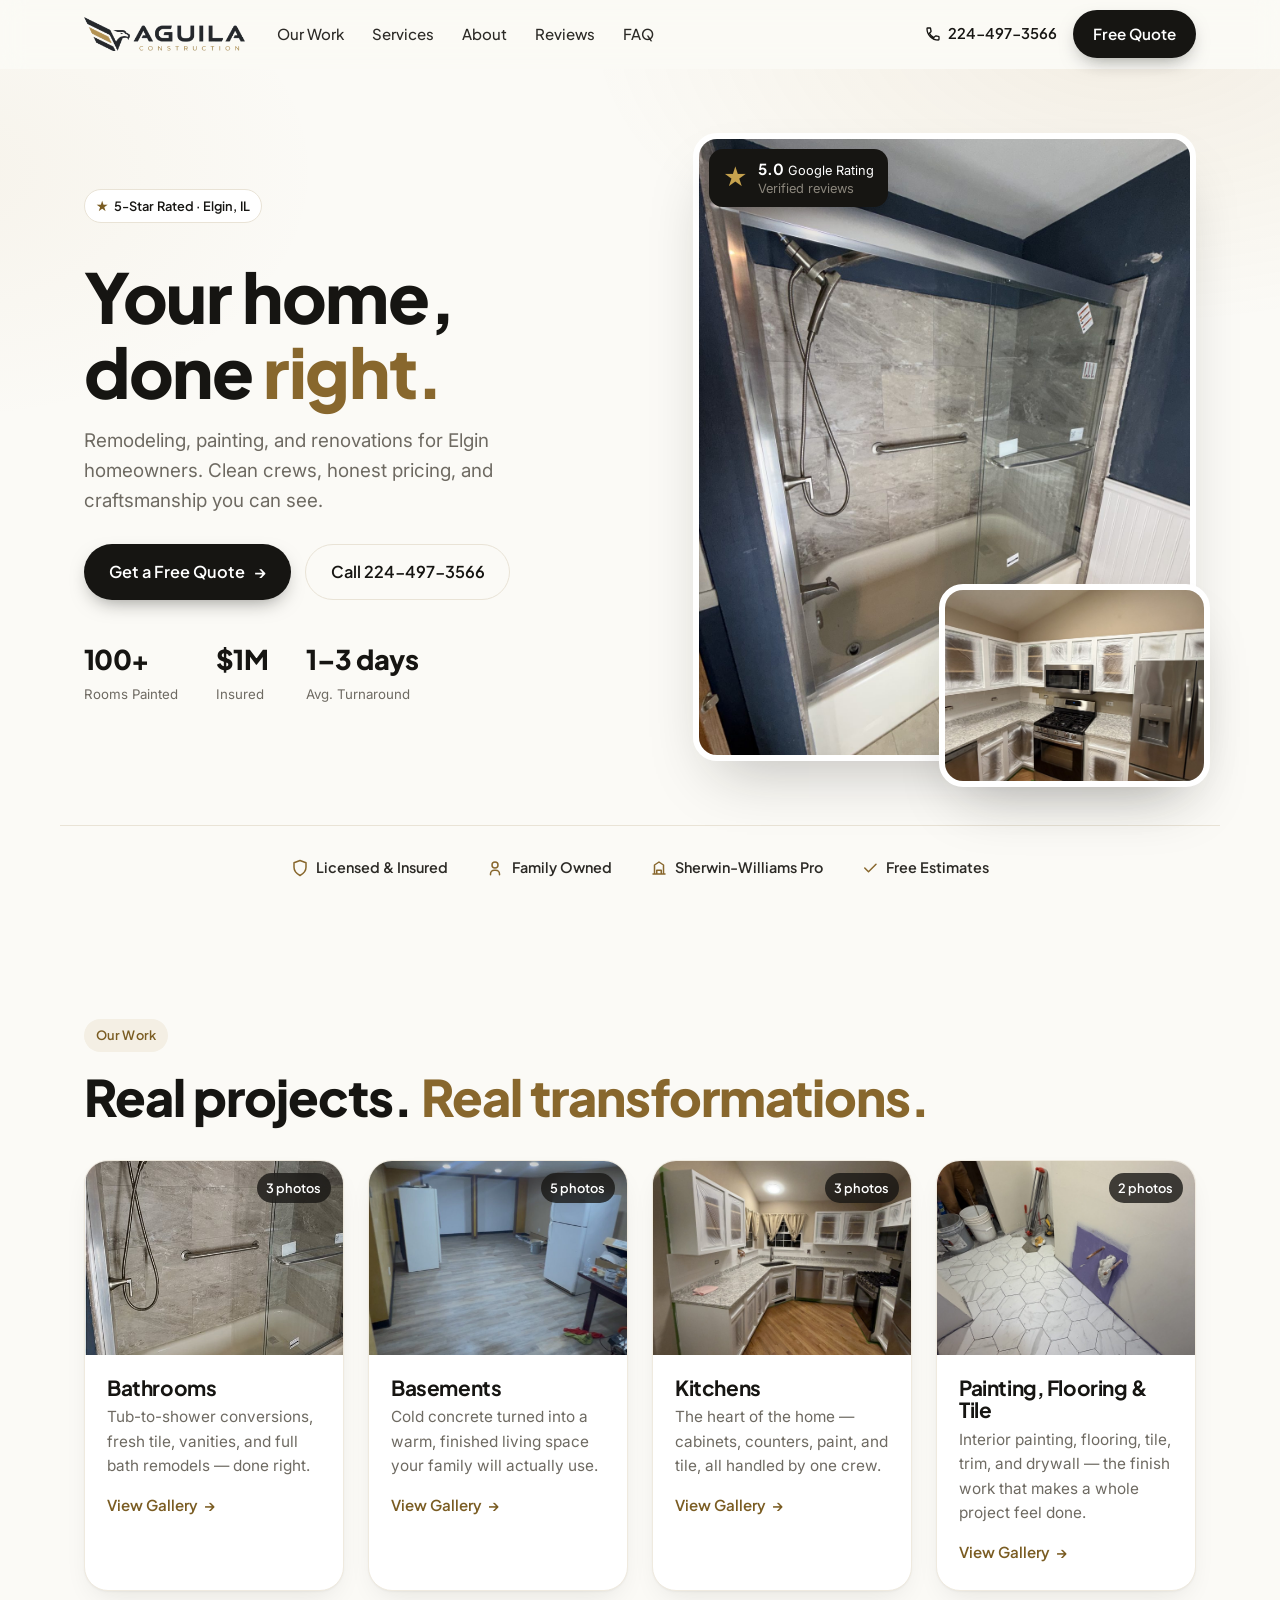
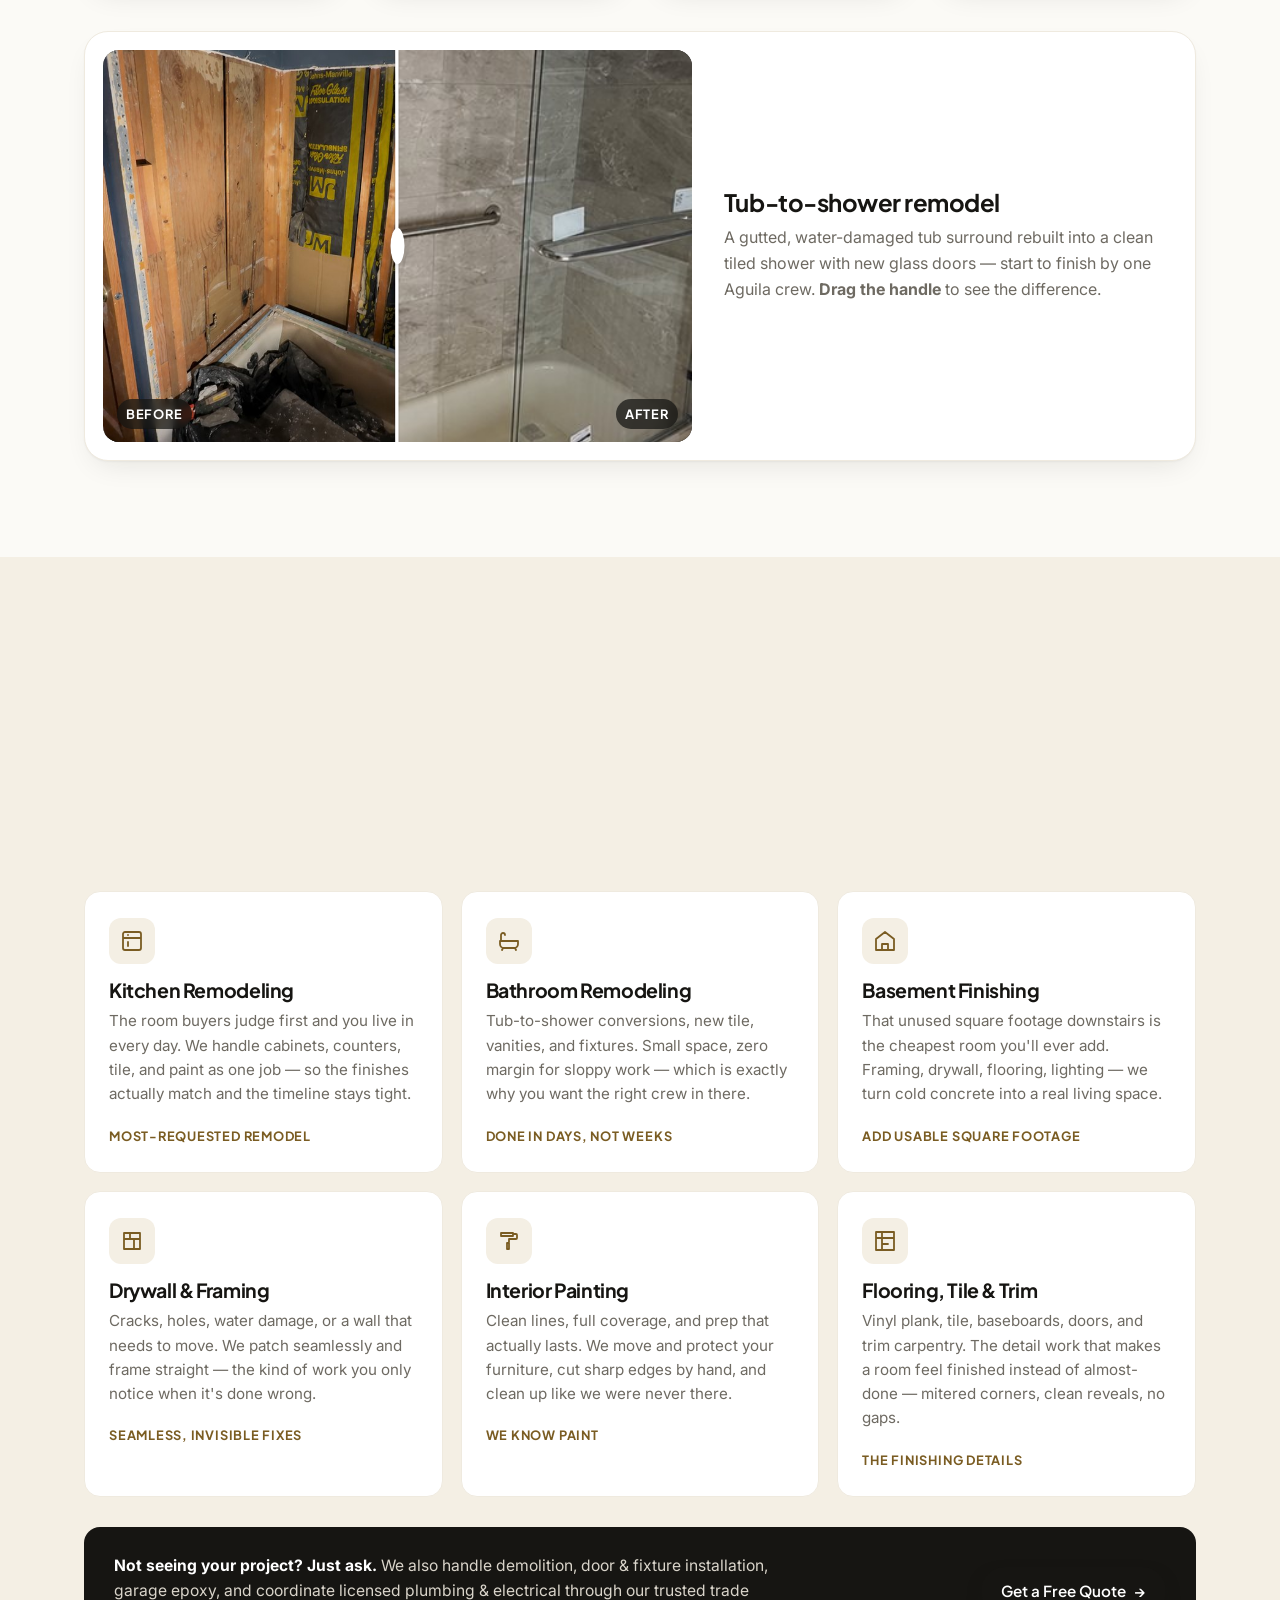
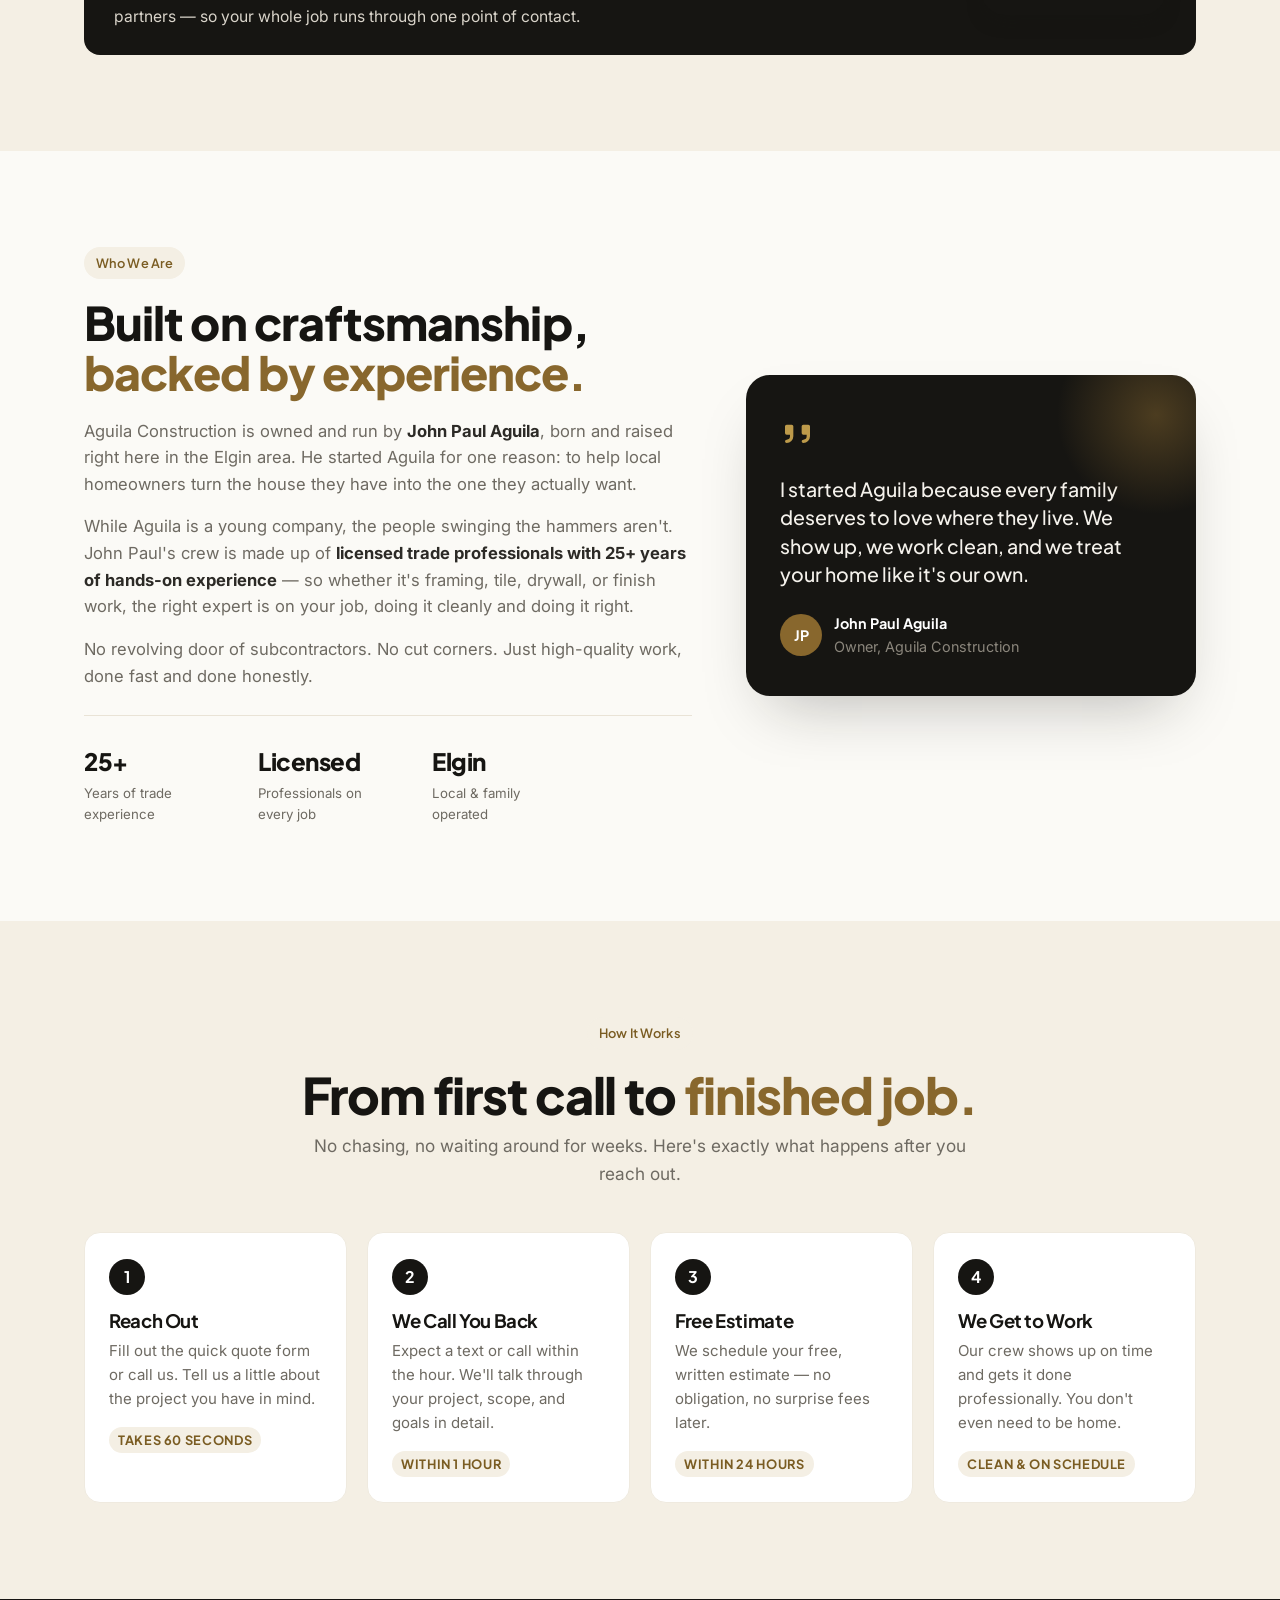
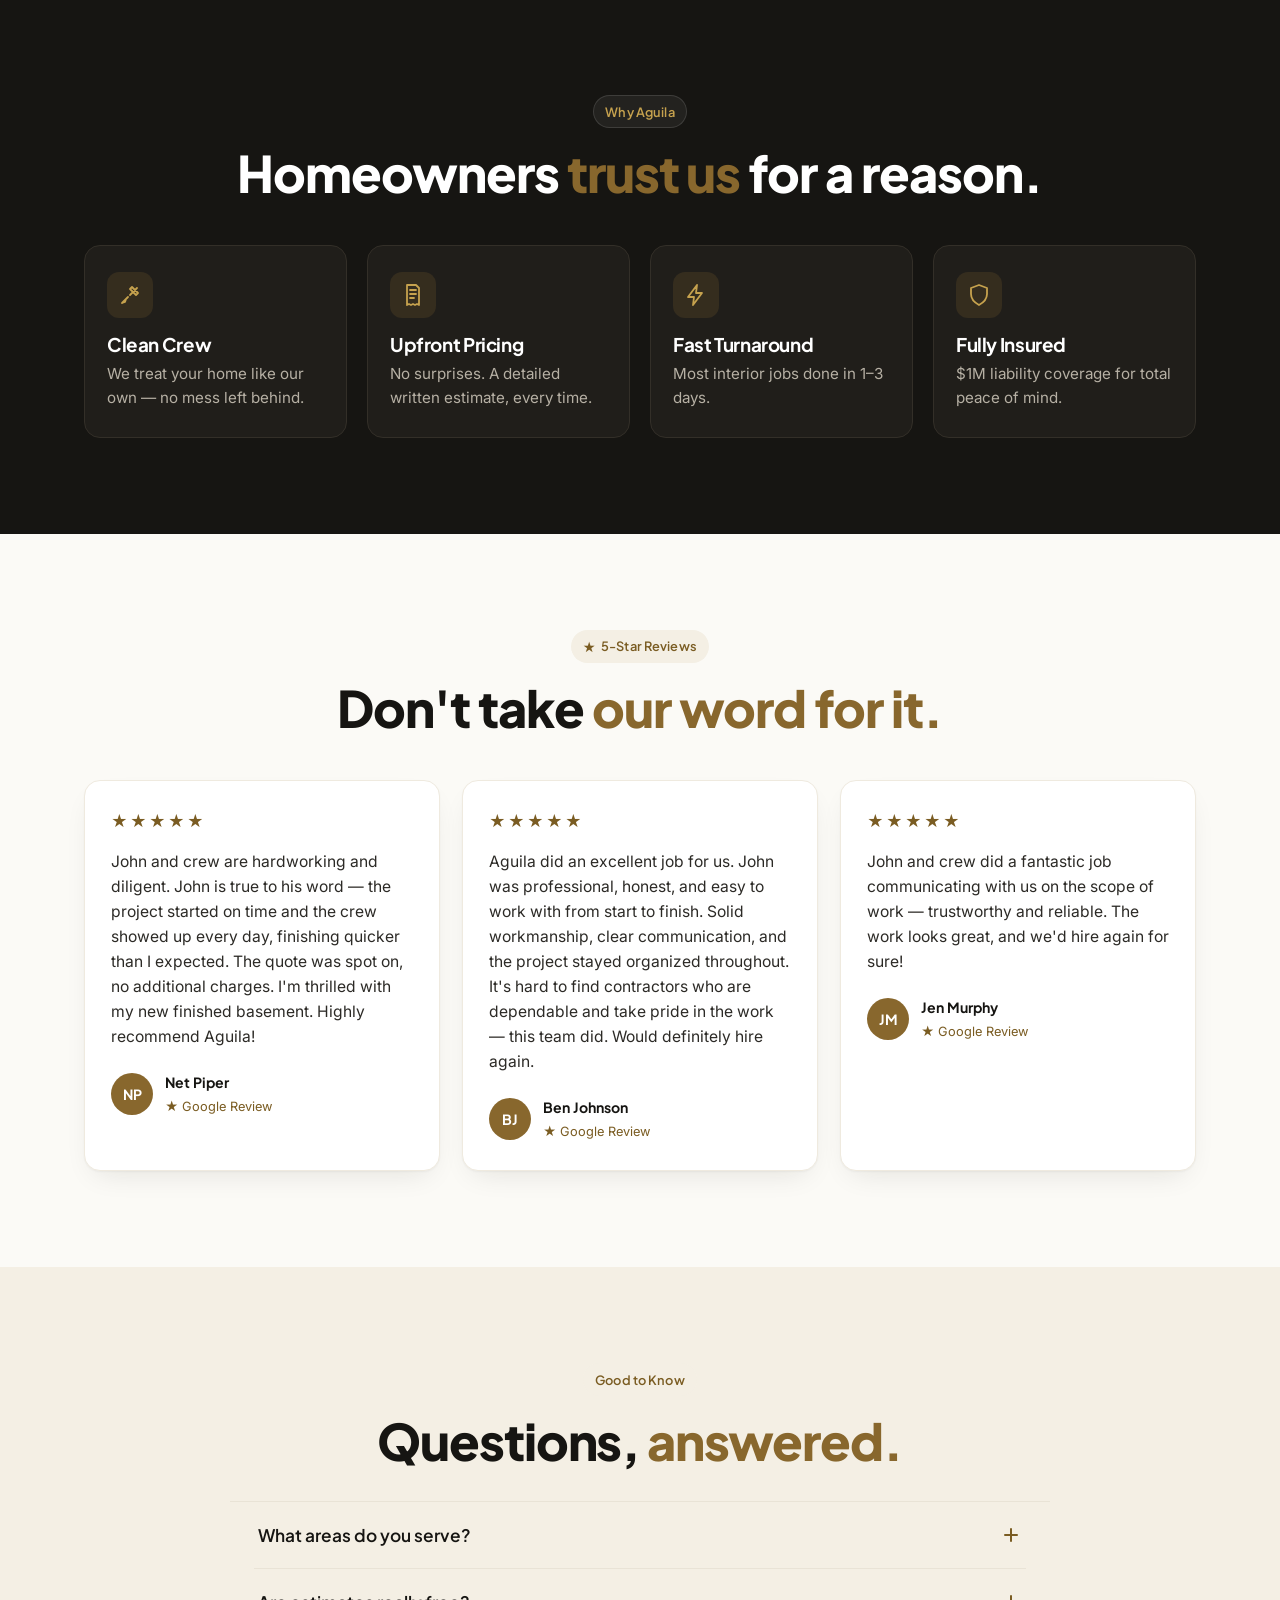
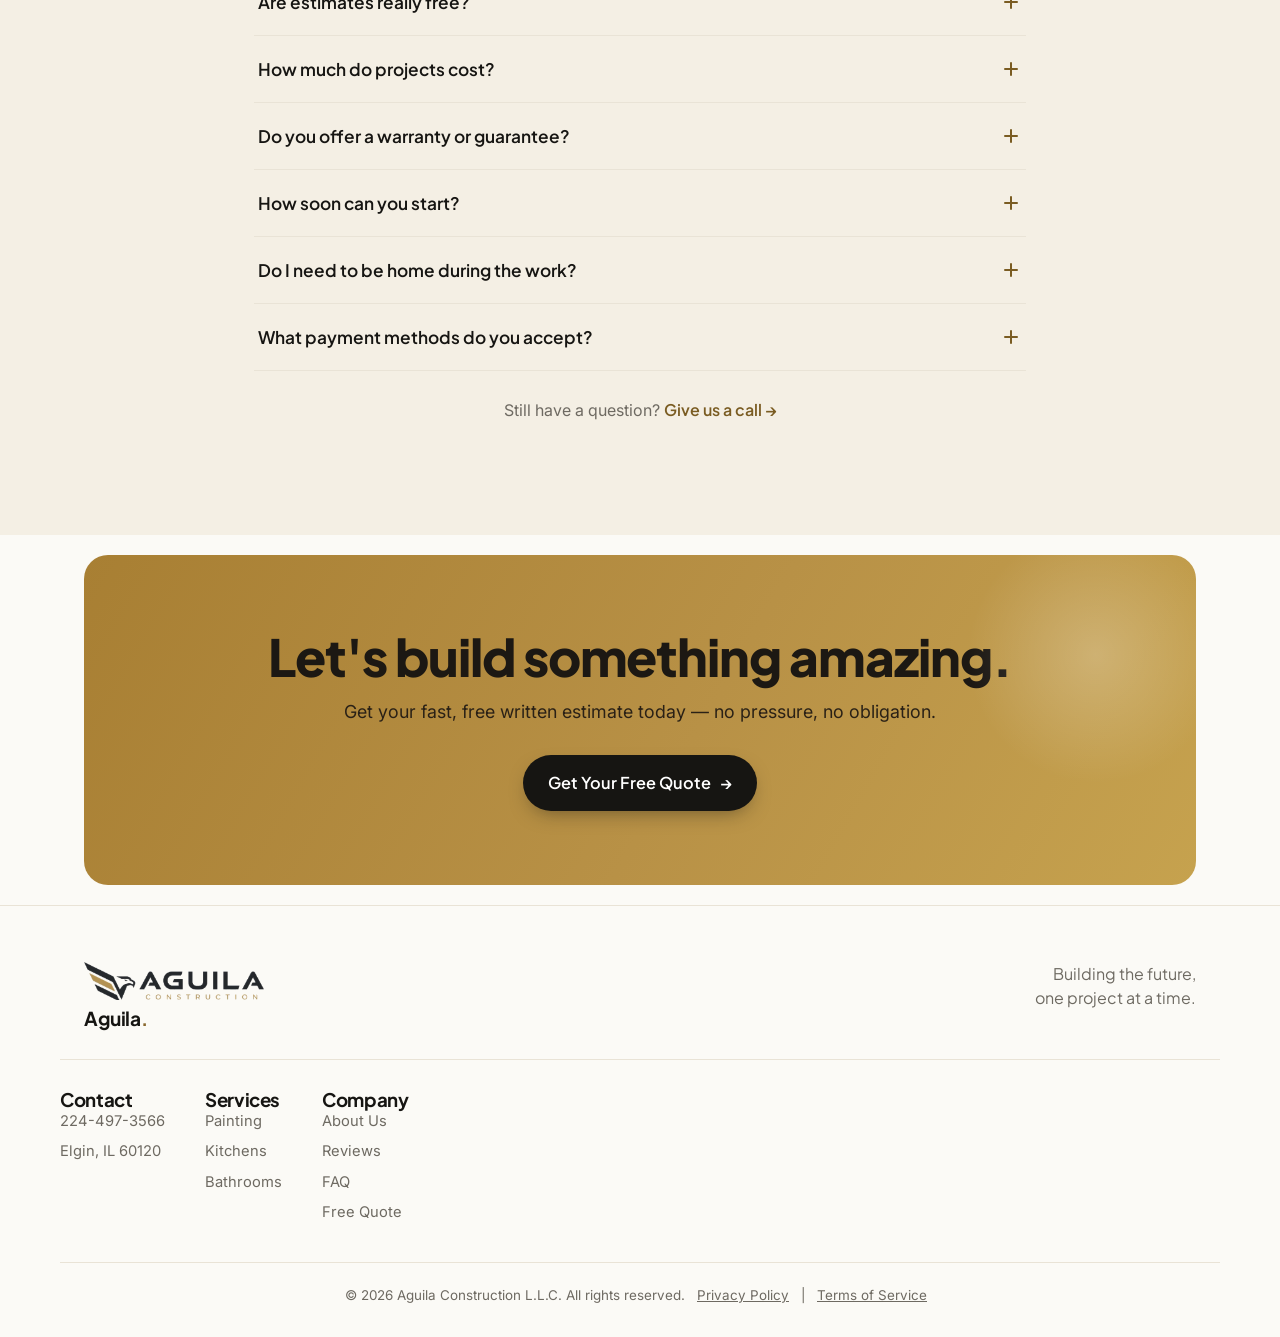
<file: index.html>
<!DOCTYPE html>
<html lang="en">
<head>
<meta charset="UTF-8" />
<meta name="viewport" content="width=device-width, initial-scale=1.0" />
<title>Aguila Construction LLC — Remodeling, Painting & Renovations in Elgin, IL</title>
<meta name="description" content="Aguila Construction is a family-owned remodeling and painting company in Elgin, IL. Kitchens, bathrooms, basements, drywall, and painting — done clean, fast, and right. Free written estimates. Call 224-497-3566." />
<meta name="theme-color" content="#161512" />
<link rel="icon" type="image/png" href="images/favicon.png" />

<!-- Open Graph -->
<meta property="og:title" content="Aguila Construction LLC — Remodeling & Painting in Elgin, IL" />
<meta property="og:description" content="Family-owned remodeling and painting in Elgin, IL. Clean crews, honest pricing, craftsmanship you can see. Free estimates." />
<meta property="og:type" content="website" />
<meta property="og:image" content="images/bathroom-after.jpg" />

<link rel="preconnect" href="https://fonts.googleapis.com" />
<link rel="preconnect" href="https://fonts.gstatic.com" crossorigin />
<link href="https://fonts.googleapis.com/css2?family=Inter:wght@400;500;600&family=Plus+Jakarta+Sans:wght@500;600;700;800&display=swap" rel="stylesheet" />
<link rel="stylesheet" href="styles.css" />

<!-- Local business structured data -->
<script type="application/ld+json">
{
  "@context": "https://schema.org",
  "@type": "GeneralContractor",
  "name": "Aguila Construction LLC",
  "image": "images/bathroom-after.jpg",
  "telephone": "+1-224-497-3566",
  "areaServed": "Elgin, IL and the Fox Valley area",
  "address": { "@type": "PostalAddress", "addressLocality": "Elgin", "addressRegion": "IL", "postalCode": "60120", "addressCountry": "US" },
  "priceRange": "$$",
  "slogan": "Building the future, one project at a time."
}
</script>
</head>
<body>

<a class="skip-link" href="#main">Skip to main content</a>

<!-- ============ HEADER ============ -->
<header class="site-header" id="top">
  <div class="wrap header-inner">
    <a class="brand" href="#top" aria-label="Aguila Construction — home">
      <img src="images/logo.png" alt="Aguila Construction" width="170" height="36" />
    </a>
    <nav class="nav" id="nav">
      <a href="#gallery">Our Work</a>
      <a href="#services">Services</a>
      <a href="#about">About</a>
      <a href="#reviews">Reviews</a>
      <a href="#faq">FAQ</a>
    </nav>
    <div class="header-cta">
      <a class="phone-link" href="tel:+12244973566">
        <svg class="ic" viewBox="0 0 24 24" aria-hidden="true"><path d="M6.6 10.8a15 15 0 0 0 6.6 6.6l2.2-2.2a1 1 0 0 1 1-.24 11.4 11.4 0 0 0 3.6.58 1 1 0 0 1 1 1V20a1 1 0 0 1-1 1A17 17 0 0 1 3 4a1 1 0 0 1 1-1h3.5a1 1 0 0 1 1 1 11.4 11.4 0 0 0 .58 3.6 1 1 0 0 1-.24 1z"/></svg>
        224-497-3566
      </a>
      <a class="btn btn-dark js-quote" href="https://api.leadconnectorhq.com/widget/form/dO854gO373nh0asaKRec" target="_blank" rel="noopener">Free Quote</a>
      <button class="hamburger" id="hamburger" aria-label="Open menu" aria-expanded="false" aria-controls="nav">
        <span></span><span></span><span></span>
      </button>
    </div>
  </div>
</header>

<main id="main">

<!-- ============ HERO ============ -->
<section class="hero">
  <div class="wrap hero-grid">
    <div class="hero-copy reveal">
      <span class="pill"><span class="stars-mini">★</span> 5-Star Rated · Elgin, IL</span>
      <h1>Your home,<br>done <span class="g">right.</span></h1>
      <p class="lead">Remodeling, painting, and renovations for Elgin homeowners. Clean crews, honest pricing, and craftsmanship you can see.</p>
      <div class="hero-actions">
        <a class="btn btn-dark btn-lg js-quote" href="https://api.leadconnectorhq.com/widget/form/dO854gO373nh0asaKRec" target="_blank" rel="noopener">Get a Free Quote <span class="arr">→</span></a>
        <a class="btn btn-ghost btn-lg" href="tel:+12244973566">Call 224-497-3566</a>
      </div>
      <div class="stats">
        <div class="stat"><span class="num">100+</span><span class="lbl">Rooms Painted</span></div>
        <div class="stat"><span class="num">$1M</span><span class="lbl">Insured</span></div>
        <div class="stat"><span class="num">1–3 days</span><span class="lbl">Avg. Turnaround</span></div>
      </div>
    </div>

    <div class="hero-media reveal">
      <div class="hero-photo hero-photo-main">
        <img src="images/bathroom-after.jpg" alt="Finished bathroom remodel with a tiled walk-in shower and glass doors" loading="eager" />
        <div class="rated-badge">
          <span class="g-mark">★</span>
          <span><strong>5.0</strong> Google Rating<br><em>Verified reviews</em></span>
        </div>
      </div>
      <div class="hero-photo hero-photo-inset">
        <img src="images/kitchen-after-2.jpg" alt="Freshly remodeled kitchen with white cabinets and stainless appliances" loading="eager" />
      </div>
    </div>
  </div>

  <div class="wrap trust-strip reveal">
    <span><svg class="ic" viewBox="0 0 24 24" aria-hidden="true"><path d="M12 2 4 5v6c0 5 3.4 8.5 8 11 4.6-2.5 8-6 8-11V5z"/></svg> Licensed &amp; Insured</span>
    <span><svg class="ic" viewBox="0 0 24 24" aria-hidden="true"><path d="M12 12a4 4 0 1 0-4-4 4 4 0 0 0 4 4zm6 9v-1a5 5 0 0 0-5-5h-2a5 5 0 0 0-5 5v1"/></svg> Family Owned</span>
    <span><svg class="ic" viewBox="0 0 24 24" aria-hidden="true"><path d="M4 20h16M6 20V8l6-4 6 4v12M9 20v-5h6v5"/></svg> Sherwin-Williams Pro</span>
    <span><svg class="ic" viewBox="0 0 24 24" aria-hidden="true"><path d="m5 12 5 5L20 7"/></svg> Free Estimates</span>
  </div>
</section>

<!-- ============ OUR WORK / PROJECTS ============ -->
<section class="section" id="gallery">
  <div class="wrap">
    <span class="pill pill-tan reveal">Our Work</span>
    <h2 class="reveal">Real projects. <span class="g">Real transformations.</span></h2>

    <!-- Project cards are generated from the GALLERY list in script.js -->
    <div class="projects reveal" id="projects"></div>

    <!-- Interactive before/after slider -->
    <div class="ba-feature reveal">
      <div class="ba-slider" id="baSlider">
        <img class="ba-after" src="images/bath-after.jpg" alt="Bathroom after remodel" loading="lazy" />
        <div class="ba-before-wrap">
          <img class="ba-before" src="images/bath-before.jpg" alt="Bathroom before remodel" loading="lazy" />
        </div>
        <span class="ba-label ba-label-before">Before</span>
        <span class="ba-label ba-label-after">After</span>
        <div class="ba-handle" role="slider" aria-label="Drag to compare before and after" aria-valuemin="0" aria-valuemax="100" aria-valuenow="50" tabindex="0">
          <svg viewBox="0 0 24 24" aria-hidden="true"><path d="M9 7 4 12l5 5M15 7l5 5-5 5"/></svg>
        </div>
      </div>
      <div class="ba-caption">
        <h3>Tub-to-shower remodel</h3>
        <p>A gutted, water-damaged tub surround rebuilt into a clean tiled shower with new glass doors — start to finish by one Aguila crew. <strong>Drag the handle</strong> to see the difference.</p>
      </div>
    </div>
  </div>
</section>

<!-- ============ SERVICES ============ -->
<section class="section section-alt" id="services">
  <div class="wrap">
    <span class="pill pill-tan reveal">What We Do</span>
    <h2 class="reveal">One crew for the <span class="g">whole project.</span></h2>
    <p class="section-lead reveal">From a single room to a full remodel, Aguila handles it start to finish — no juggling three different contractors, no finger-pointing when something goes wrong. Here's where homeowners call us most.</p>

    <div class="services-grid reveal">
      <article class="service">
        <span class="svc-ic">
          <svg viewBox="0 0 24 24" aria-hidden="true"><path d="M3 9h18M3 9V5a2 2 0 0 1 2-2h14a2 2 0 0 1 2 2v4M3 9v10a2 2 0 0 0 2 2h14a2 2 0 0 0 2-2V9M8 6h0M8 13v4"/></svg>
        </span>
        <h3 id="svc-kitchens">Kitchen Remodeling</h3>
        <p>The room buyers judge first and you live in every day. We handle cabinets, counters, tile, and paint as one job — so the finishes actually match and the timeline stays tight.</p>
        <span class="svc-tag">Most-requested remodel</span>
      </article>

      <article class="service">
        <span class="svc-ic">
          <svg viewBox="0 0 24 24" aria-hidden="true"><path d="M4 12V6a2 2 0 0 1 2-2 2 2 0 0 1 2 2M3 12h18v3a4 4 0 0 1-4 4H7a4 4 0 0 1-4-4zM6 19l-1 2M18 19l1 2"/></svg>
        </span>
        <h3 id="svc-bathrooms">Bathroom Remodeling</h3>
        <p>Tub-to-shower conversions, new tile, vanities, and fixtures. Small space, zero margin for sloppy work — which is exactly why you want the right crew in there.</p>
        <span class="svc-tag">Done in days, not weeks</span>
      </article>

      <article class="service">
        <span class="svc-ic">
          <svg viewBox="0 0 24 24" aria-hidden="true"><path d="M3 21V10l9-7 9 7v11M3 21h18M9 21v-6h6v6"/></svg>
        </span>
        <h3>Basement Finishing</h3>
        <p>That unused square footage downstairs is the cheapest room you'll ever add. Framing, drywall, flooring, lighting — we turn cold concrete into a real living space.</p>
        <span class="svc-tag">Add usable square footage</span>
      </article>

      <article class="service">
        <span class="svc-ic">
          <svg viewBox="0 0 24 24" aria-hidden="true"><path d="M4 4h16v16H4zM4 10h16M10 4v6M14 10v10"/></svg>
        </span>
        <h3>Drywall &amp; Framing</h3>
        <p>Cracks, holes, water damage, or a wall that needs to move. We patch seamlessly and frame straight — the kind of work you only notice when it's done wrong.</p>
        <span class="svc-tag">Seamless, invisible fixes</span>
      </article>

      <article class="service">
        <span class="svc-ic">
          <svg viewBox="0 0 24 24" aria-hidden="true"><path d="M4 7h12V4H4zM16 5h3a1 1 0 0 1 1 1v3a1 1 0 0 1-1 1h-7v3M10 14h2v6h-2z"/></svg>
        </span>
        <h3 id="svc-painting">Interior Painting</h3>
        <p>Clean lines, full coverage, and prep that actually lasts. We move and protect your furniture, cut sharp edges by hand, and clean up like we were never there.</p>
        <span class="svc-tag">We know paint</span>
      </article>

      <article class="service">
        <span class="svc-ic">
          <svg viewBox="0 0 24 24" aria-hidden="true"><path d="M3 3h18v18H3zM3 9h18M9 3v18M9 15h6"/></svg>
        </span>
        <h3>Flooring, Tile &amp; Trim</h3>
        <p>Vinyl plank, tile, baseboards, doors, and trim carpentry. The detail work that makes a room feel finished instead of almost-done — mitered corners, clean reveals, no gaps.</p>
        <span class="svc-tag">The finishing details</span>
      </article>
    </div>

    <div class="services-note reveal">
      <p><strong>Not seeing your project? Just ask.</strong> We also handle demolition, door &amp; fixture installation, garage epoxy, and coordinate licensed plumbing &amp; electrical through our trusted trade partners — so your whole job runs through one point of contact.</p>
      <a class="btn btn-dark js-quote" href="https://api.leadconnectorhq.com/widget/form/dO854gO373nh0asaKRec" target="_blank" rel="noopener">Get a Free Quote <span class="arr">→</span></a>
    </div>
  </div>
</section>

<!-- ============ ABOUT ============ -->
<section class="section" id="about">
  <div class="wrap about-grid">
    <div class="about-copy reveal">
      <span class="pill pill-tan">Who We Are</span>
      <h2>Built on craftsmanship,<br><span class="g">backed by experience.</span></h2>
      <p>Aguila Construction is owned and run by <strong>John Paul Aguila</strong>, born and raised right here in the Elgin area. He started Aguila for one reason: to help local homeowners turn the house they have into the one they actually want.</p>
      <p>While Aguila is a young company, the people swinging the hammers aren't. John Paul's crew is made up of <strong>licensed trade professionals with 25+ years of hands-on experience</strong> — so whether it's framing, tile, drywall, or finish work, the right expert is on your job, doing it cleanly and doing it right.</p>
      <p>No revolving door of subcontractors. No cut corners. Just high-quality work, done fast and done honestly.</p>
      <div class="about-stats">
        <div class="stat"><span class="num">25+</span><span class="lbl">Years of trade experience</span></div>
        <div class="stat"><span class="num">Licensed</span><span class="lbl">Professionals on every job</span></div>
        <div class="stat"><span class="num">Elgin</span><span class="lbl">Local &amp; family operated</span></div>
      </div>
    </div>
    <aside class="quote-card reveal">
      <svg class="quote-mark" viewBox="0 0 24 24" aria-hidden="true"><path d="M7 7H4a1 1 0 0 0-1 1v4a1 1 0 0 0 1 1h2v1a2 2 0 0 1-2 2 1 1 0 0 0 0 2 4 4 0 0 0 4-4V8a1 1 0 0 0-1-1zm10 0h-3a1 1 0 0 0-1 1v4a1 1 0 0 0 1 1h2v1a2 2 0 0 1-2 2 1 1 0 0 0 0 2 4 4 0 0 0 4-4V8a1 1 0 0 0-1-1z"/></svg>
      <p class="quote-text">I started Aguila because every family deserves to love where they live. We show up, we work clean, and we treat your home like it's our own.</p>
      <div class="quote-author">
        <span class="avatar">JP</span>
        <span><strong>John Paul Aguila</strong><br>Owner, Aguila Construction</span>
      </div>
    </aside>
  </div>
</section>

<!-- ============ PROCESS ============ -->
<section class="section section-alt" id="process">
  <div class="wrap center">
    <span class="pill pill-tan reveal">How It Works</span>
    <h2 class="reveal">From first call to <span class="g">finished job.</span></h2>
    <p class="section-lead center-lead reveal">No chasing, no waiting around for weeks. Here's exactly what happens after you reach out.</p>

    <div class="steps reveal">
      <div class="step">
        <span class="step-num">1</span>
        <h3>Reach Out</h3>
        <p>Fill out the quick quote form or call us. Tell us a little about the project you have in mind.</p>
        <span class="step-tag">Takes 60 seconds</span>
      </div>
      <div class="step">
        <span class="step-num">2</span>
        <h3>We Call You Back</h3>
        <p>Expect a text or call within the hour. We'll talk through your project, scope, and goals in detail.</p>
        <span class="step-tag">Within 1 hour</span>
      </div>
      <div class="step">
        <span class="step-num">3</span>
        <h3>Free Estimate</h3>
        <p>We schedule your free, written estimate — no obligation, no surprise fees later.</p>
        <span class="step-tag">Within 24 hours</span>
      </div>
      <div class="step">
        <span class="step-num">4</span>
        <h3>We Get to Work</h3>
        <p>Our crew shows up on time and gets it done professionally. You don't even need to be home.</p>
        <span class="step-tag">Clean &amp; on schedule</span>
      </div>
    </div>
  </div>
</section>

<!-- ============ WHY AGUILA (DARK) ============ -->
<section class="section section-dark" id="why">
  <div class="wrap center">
    <span class="pill pill-dark reveal">Why Aguila</span>
    <h2 class="reveal">Homeowners <span class="g">trust us</span> for a reason.</h2>
    <div class="why-grid reveal">
      <div class="why">
        <span class="why-ic"><svg viewBox="0 0 24 24" aria-hidden="true"><path d="M19 5 12 12M14 4l6 6-2 2-6-6zM10 14l-6 6M4 20l3-1 1-3"/></svg></span>
        <h3>Clean Crew</h3>
        <p>We treat your home like our own — no mess left behind.</p>
      </div>
      <div class="why">
        <span class="why-ic"><svg viewBox="0 0 24 24" aria-hidden="true"><path d="M6 2h9l3 3v17l-2-1-2 1-2-1-2 1-2-1-2 1V2zM9 7h6M9 11h6M9 15h4"/></svg></span>
        <h3>Upfront Pricing</h3>
        <p>No surprises. A detailed written estimate, every time.</p>
      </div>
      <div class="why">
        <span class="why-ic"><svg viewBox="0 0 24 24" aria-hidden="true"><path d="M13 2 4 14h6l-1 8 9-12h-6z"/></svg></span>
        <h3>Fast Turnaround</h3>
        <p>Most interior jobs done in 1–3 days.</p>
      </div>
      <div class="why">
        <span class="why-ic"><svg viewBox="0 0 24 24" aria-hidden="true"><path d="M12 2 4 5v6c0 5 3.4 8.5 8 11 4.6-2.5 8-6 8-11V5z"/></svg></span>
        <h3>Fully Insured</h3>
        <p>$1M liability coverage for total peace of mind.</p>
      </div>
    </div>
  </div>
</section>

<!-- ============ REVIEWS ============ -->
<section class="section" id="reviews">
  <div class="wrap center">
    <span class="pill pill-tan reveal"><span class="stars-mini">★</span> 5-Star Reviews</span>
    <h2 class="reveal">Don't take <span class="g">our word for it.</span></h2>
    <div class="reviews-grid reveal">
      <article class="review">
        <div class="stars">★★★★★</div>
        <p>John and crew are hardworking and diligent. John is true to his word — the project started on time and the crew showed up every day, finishing quicker than I expected. The quote was spot on, no additional charges. I'm thrilled with my new finished basement. Highly recommend Aguila!</p>
        <div class="review-author"><span class="avatar">NP</span><span><strong>Net Piper</strong><br><span class="src">★ Google Review</span></span></div>
      </article>
      <article class="review">
        <div class="stars">★★★★★</div>
        <p>Aguila did an excellent job for us. John was professional, honest, and easy to work with from start to finish. Solid workmanship, clear communication, and the project stayed organized throughout. It's hard to find contractors who are dependable and take pride in the work — this team did. Would definitely hire again.</p>
        <div class="review-author"><span class="avatar">BJ</span><span><strong>Ben Johnson</strong><br><span class="src">★ Google Review</span></span></div>
      </article>
      <article class="review">
        <div class="stars">★★★★★</div>
        <p>John and crew did a fantastic job communicating with us on the scope of work — trustworthy and reliable. The work looks great, and we'd hire again for sure!</p>
        <div class="review-author"><span class="avatar">JM</span><span><strong>Jen Murphy</strong><br><span class="src">★ Google Review</span></span></div>
      </article>
    </div>
  </div>
</section>

<!-- ============ FAQ ============ -->
<section class="section section-alt" id="faq">
  <div class="wrap narrow center">
    <span class="pill pill-tan reveal">Good to Know</span>
    <h2 class="reveal">Questions, <span class="g">answered.</span></h2>
  </div>
  <div class="wrap narrow faq reveal">
    <div class="faq-item">
      <button type="button" class="faq-trigger" aria-expanded="false" aria-controls="faq-panel-1">What areas do you serve?<span class="faq-plus" aria-hidden="true"></span></button>
      <div class="faq-body" id="faq-panel-1" hidden><p>We're based in Elgin, IL and work throughout Chicagoland — the city of Chicago and the surrounding suburbs. Not sure if you're in our range? Just give us a call and we'll let you know.</p></div>
    </div>
    <div class="faq-item">
      <button type="button" class="faq-trigger" aria-expanded="false" aria-controls="faq-panel-2">Are estimates really free?<span class="faq-plus" aria-hidden="true"></span></button>
      <div class="faq-body" id="faq-panel-2" hidden><p>Yes — 100% free, with no obligation. We'll visit your home, talk through your project, and send a detailed written estimate. No pressure and no surprise fees later.</p></div>
    </div>
    <div class="faq-item">
      <button type="button" class="faq-trigger" aria-expanded="false" aria-controls="faq-panel-3">How much do projects cost?<span class="faq-plus" aria-hidden="true"></span></button>
      <div class="faq-body" id="faq-panel-3" hidden>
        <p>Every project is priced individually after we see the space, but here are honest ballpark ranges to help set expectations:</p>
        <ul class="price-list">
          <li>
            <div class="price-head"><span class="price-name">Kitchen Remodeling</span><span class="price-val">$15,000–$75,000+</span></div>
            <p class="price-note">Small refreshes on the low end; full gut remodels with layout changes push past $75k.</p>
          </li>
          <li>
            <div class="price-head"><span class="price-name">Bathroom Remodeling</span><span class="price-val">$12,000–$45,000+</span></div>
            <p class="price-note">A basic same-layout remodel starts around $12k. Tile showers, custom glass, and plumbing moves run $20k–$45k+.</p>
          </li>
          <li>
            <div class="price-head"><span class="price-name">Basement Finishing</span><span class="price-val">$35,000–$150,000+</span></div>
            <p class="price-note">An open basic finish starts around $35k. Add a bathroom, wet bar, or bedroom buildout and you're in the $95k–$160k+ range.</p>
          </li>
          <li>
            <div class="price-head"><span class="price-name">Drywall &amp; Framing</span><span class="price-val">$500 / $4,500+</span></div>
            <p class="price-note">Patch repairs start at $500. Full room framing, hang &amp; finish starts at $4,500.</p>
          </li>
          <li>
            <div class="price-head"><span class="price-name">Interior Painting</span><span class="price-val">$650/room · $3–$7.50/sq ft</span></div>
            <p class="price-note">Single-room minimum is $650. Whole-interior projects run $3–$7.50/sq ft depending on ceilings, trim, and prep.</p>
          </li>
          <li>
            <div class="price-head"><span class="price-name">Flooring</span><span class="price-val">$1,500+ · $8–$15/sq ft</span></div>
            <p class="price-note">LVP/laminate with materials and install. Subfloor issues, stairs, and transitions add cost.</p>
          </li>
          <li>
            <div class="price-head"><span class="price-name">Tile Installation</span><span class="price-val">$1,500 backsplash · $14–$30/sq ft · $10,000+ showers</span></div>
            <p class="price-note">Full tile showers — done with proper waterproofing — are the bigger investment.</p>
          </li>
          <li>
            <div class="price-head"><span class="price-name">Trim &amp; Doors</span><span class="price-val">$1,500+ · $9–$16/linear ft</span></div>
            <p class="price-note">Priced with material. Best bundled with other work rather than a small standalone run.</p>
          </li>
        </ul>
        <p class="price-foot">Final pricing depends on measurements, existing conditions, and material selections for each job. Your written estimate is fully itemized — these ranges just help set expectations up front.</p>
      </div>
    </div>
    <div class="faq-item">
      <button type="button" class="faq-trigger" aria-expanded="false" aria-controls="faq-panel-4">Do you offer a warranty or guarantee?<span class="faq-plus" aria-hidden="true"></span></button>
      <div class="faq-body" id="faq-panel-4" hidden><p>Yes — both. Every job comes with a workmanship warranty (6 months standard; the term varies by job and can be custom-tailored to your project), plus a 100% customer-satisfaction guarantee. We're also licensed and insured with $1M in liability coverage, so if something isn't right, we make it right.</p></div>
    </div>
    <div class="faq-item">
      <button type="button" class="faq-trigger" aria-expanded="false" aria-controls="faq-panel-5">How soon can you start?<span class="faq-plus" aria-hidden="true"></span></button>
      <div class="faq-body" id="faq-panel-5" hidden><p>We're usually booked about two weeks out. Smaller jobs — like drywall patching, painting a room, or small plumbing work — can typically get started within two weeks. Larger remodels are scheduled a bit further ahead, so reach out early to claim your spot on the calendar.</p></div>
    </div>
    <div class="faq-item">
      <button type="button" class="faq-trigger" aria-expanded="false" aria-controls="faq-panel-6">Do I need to be home during the work?<span class="faq-plus" aria-hidden="true"></span></button>
      <div class="faq-body" id="faq-panel-6" hidden><p>No. Many of our clients give us access and go about their day. Our crews are licensed, insured, and respectful of your home — we protect your space, keep it clean, and lock up when we leave.</p></div>
    </div>
    <div class="faq-item">
      <button type="button" class="faq-trigger" aria-expanded="false" aria-controls="faq-panel-7">What payment methods do you accept?<span class="faq-plus" aria-hidden="true"></span></button>
      <div class="faq-body" id="faq-panel-7" hidden><p>We accept cash, cashier's check, Zelle, and credit card. For larger remodels, we'll set up a simple milestone payment schedule so it's clear and predictable.</p></div>
    </div>
    <p class="faq-foot">Still have a question? <a href="tel:+12244973566">Give us a call <span class="arr">→</span></a></p>
  </div>
</section>

<!-- ============ FINAL CTA + CONTACT ============ -->
<section class="cta-band" id="quote">
  <div class="wrap">
    <div class="cta-inner">
      <h2>Let's build something amazing.</h2>
      <p>Get your fast, free written estimate today — no pressure, no obligation.</p>
      <a class="btn btn-dark btn-lg js-quote" href="https://api.leadconnectorhq.com/widget/form/dO854gO373nh0asaKRec" target="_blank" rel="noopener">Get Your Free Quote <span class="arr">→</span></a>
    </div>
  </div>
</section>

</main>

<!-- ============ FOOTER ============ -->
<footer class="site-footer">
  <div class="wrap footer-grid">
    <div class="footer-brand">
      <img src="images/logo.png" alt="Aguila Construction" width="180" height="38" />
      <h2 class="footer-tag-sm">Aguila<span class="g">.</span></h2>
    </div>
    <p class="footer-motto">Building the future,<br>one project at a time.</p>
  </div>
  <div class="wrap footer-cols">
    <div class="footer-col">
      <h3>Contact</h3>
      <a href="tel:+12244973566">224-497-3566</a>
      <span>Elgin, IL 60120</span>
    </div>
    <div class="footer-col">
      <h3>Services</h3>
      <a href="#svc-painting">Painting</a>
      <a href="#svc-kitchens">Kitchens</a>
      <a href="#svc-bathrooms">Bathrooms</a>
    </div>
    <div class="footer-col">
      <h3>Company</h3>
      <a href="#about">About Us</a>
      <a href="#reviews">Reviews</a>
      <a href="#faq">FAQ</a>
      <a class="js-quote" href="https://api.leadconnectorhq.com/widget/form/dO854gO373nh0asaKRec" target="_blank" rel="noopener">Free Quote</a>
    </div>
  </div>
  <div class="wrap footer-legal">
    <span>© <span id="year">2025</span> Aguila Construction L.L.C. All rights reserved.</span><span class="footer-legal-links">
  <a href="https://aguilacontracting.com/privacy-policy">Privacy Policy</a>
  |
  <a href="https://aguilacontracting.com/terms-of-service">Terms of Service</a>
</span>
  </div>
</footer>

<!-- Lightbox -->
<div class="lightbox" id="lightbox" hidden>
  <button class="lb-close" id="lbClose" aria-label="Close gallery">×</button>
  <button class="lb-nav lb-prev" id="lbPrev" aria-label="Previous">‹</button>
  <figure class="lb-stage">
    <div id="lbStage"></div>
    <figcaption id="lbCap"></figcaption>
  </figure>
  <button class="lb-nav lb-next" id="lbNext" aria-label="Next">›</button>
</div>

<!-- Free Quote popup (GoHighLevel / LeadConnector form) -->
<div class="quote-modal" id="quoteModal" hidden>
  <button class="qm-close" id="qmClose" aria-label="Close form">×</button>
  <div class="qm-dialog" role="dialog" aria-modal="true" aria-label="Request a free quote">
    <div class="qm-head">
      <img src="images/logo-light.png" alt="Aguila Construction" />
      <p>Request your <span class="g">free quote</span><small>Fast, written estimate — no pressure, no obligation.</small></p>
    </div>
    <iframe
      src="https://api.leadconnectorhq.com/widget/form/dO854gO373nh0asaKRec"
      id="inline-dO854gO373nh0asaKRec"
      data-layout="{'id':'INLINE'}"
      data-form-id="dO854gO373nh0asaKRec"
      data-form-name="Free Quote Form"
      title="Free Quote Form"
      style="display:block;width:100%;min-height:560px;border:none;border-radius:14px;background:#fff">
    </iframe>
  </div>
</div>
<script src="https://link.msgsndr.com/js/form_embed.js"></script>

<script src="script.js"></script>

<!-- ============ AI CHAT WIDGET (GoHighLevel) ============ -->
<script src="https://widgets.leadconnectorhq.com/loader.js" data-resources-url="https://widgets.leadconnectorhq.com/chat-widget/loader.js" data-widget-id="6a33508bce10212d7a694b87"></script>
</body>
</html>
</file>
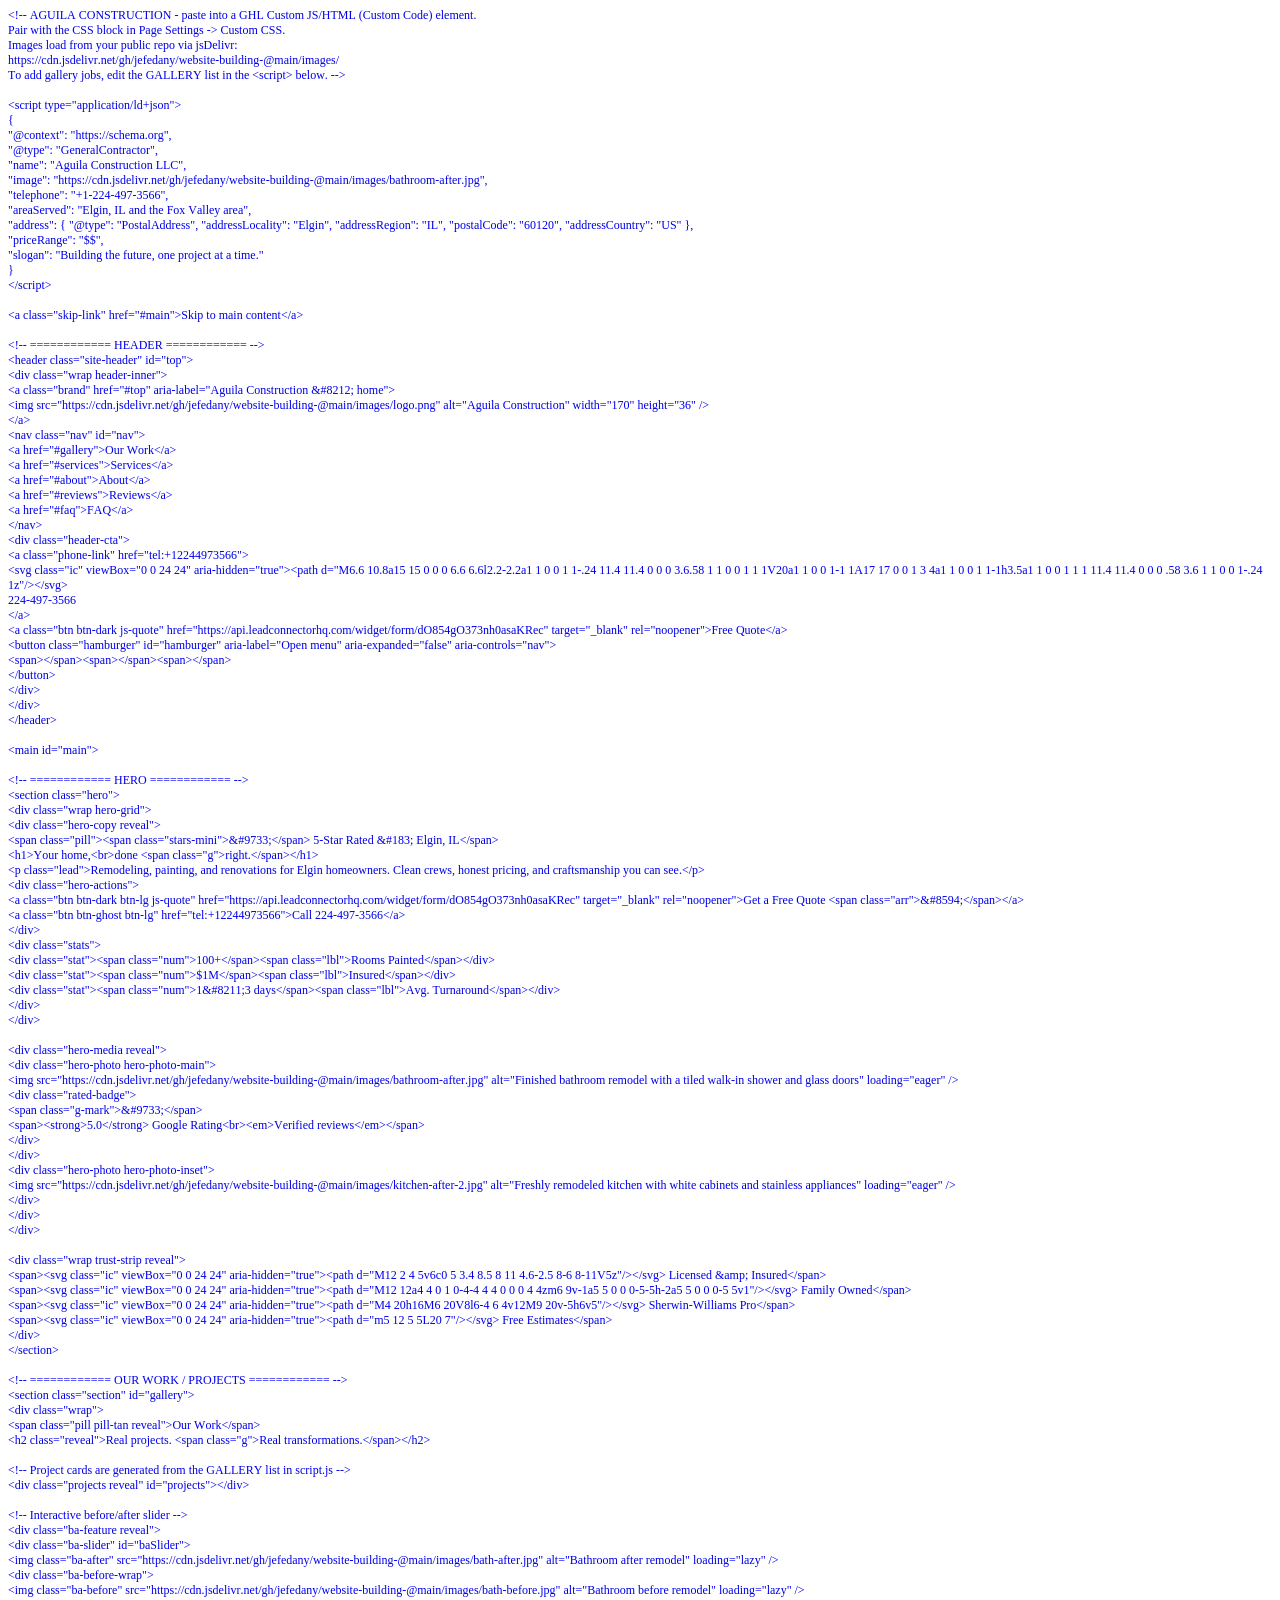
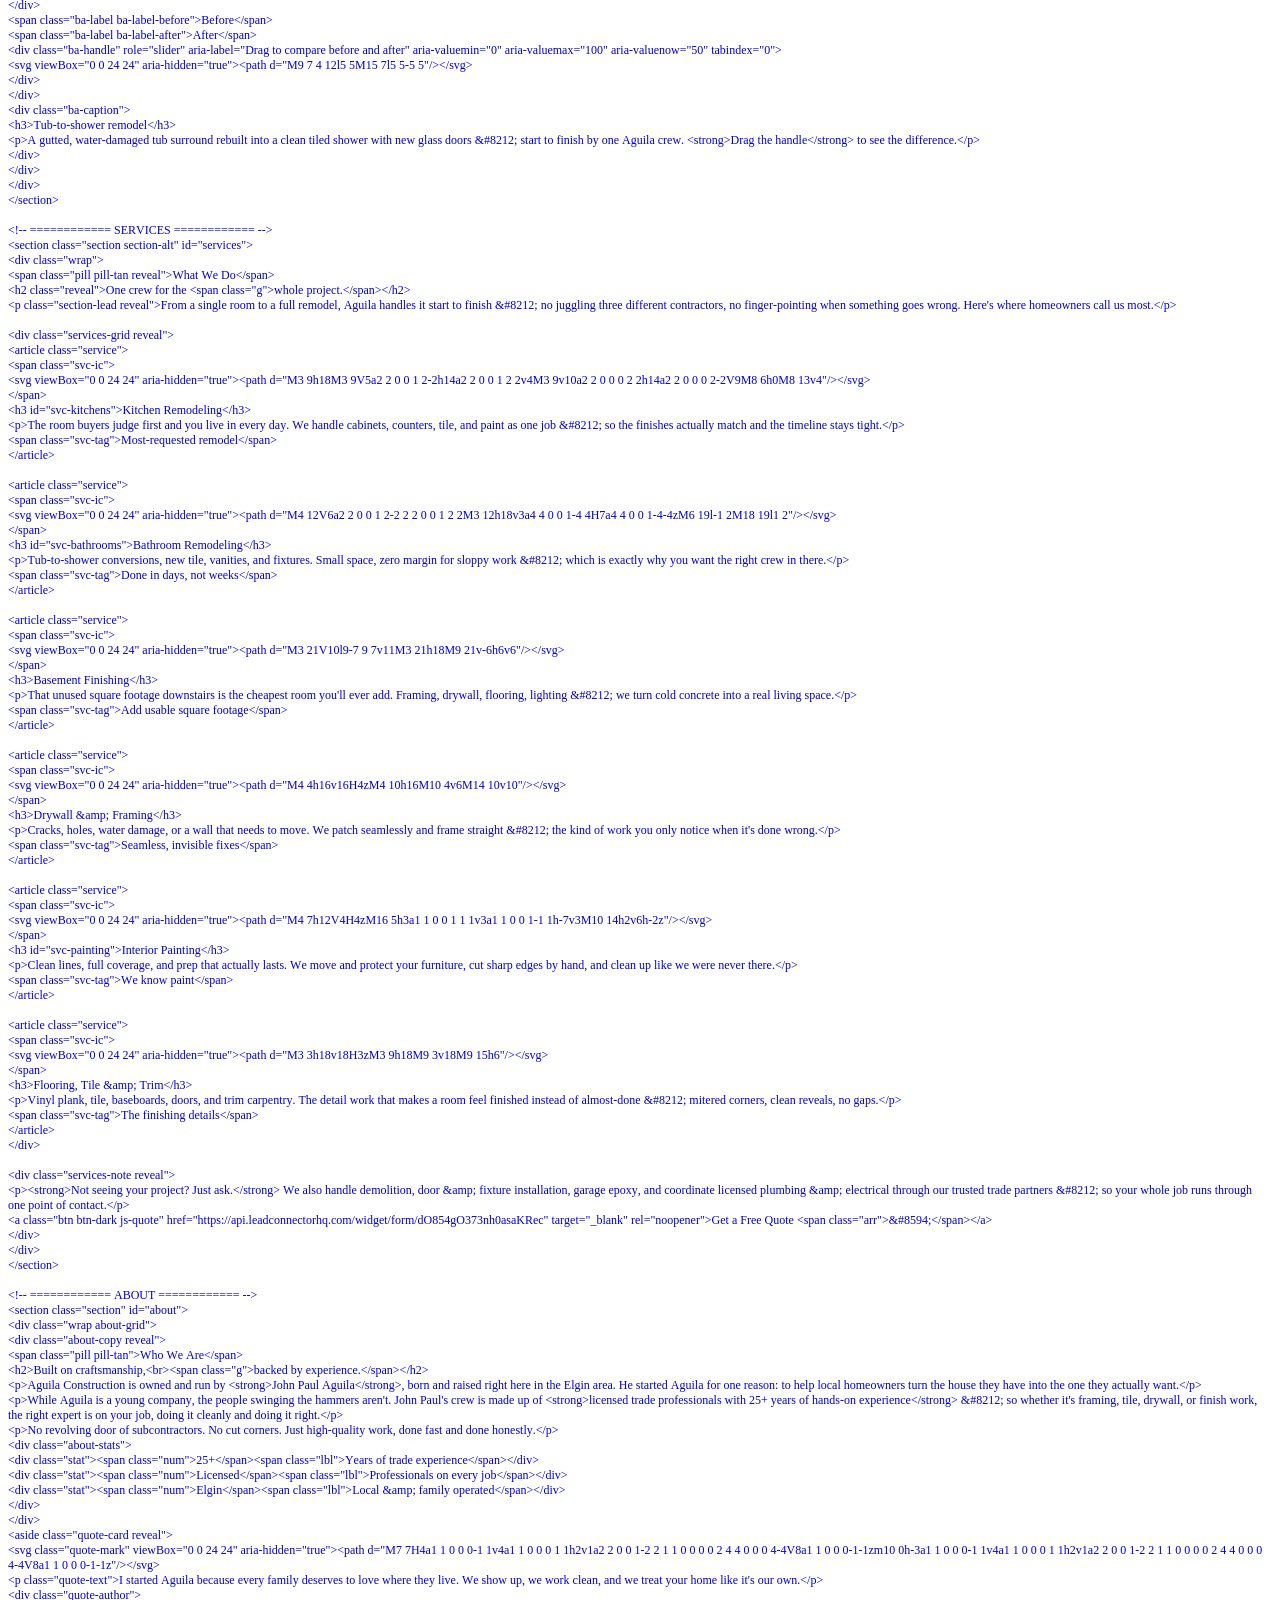
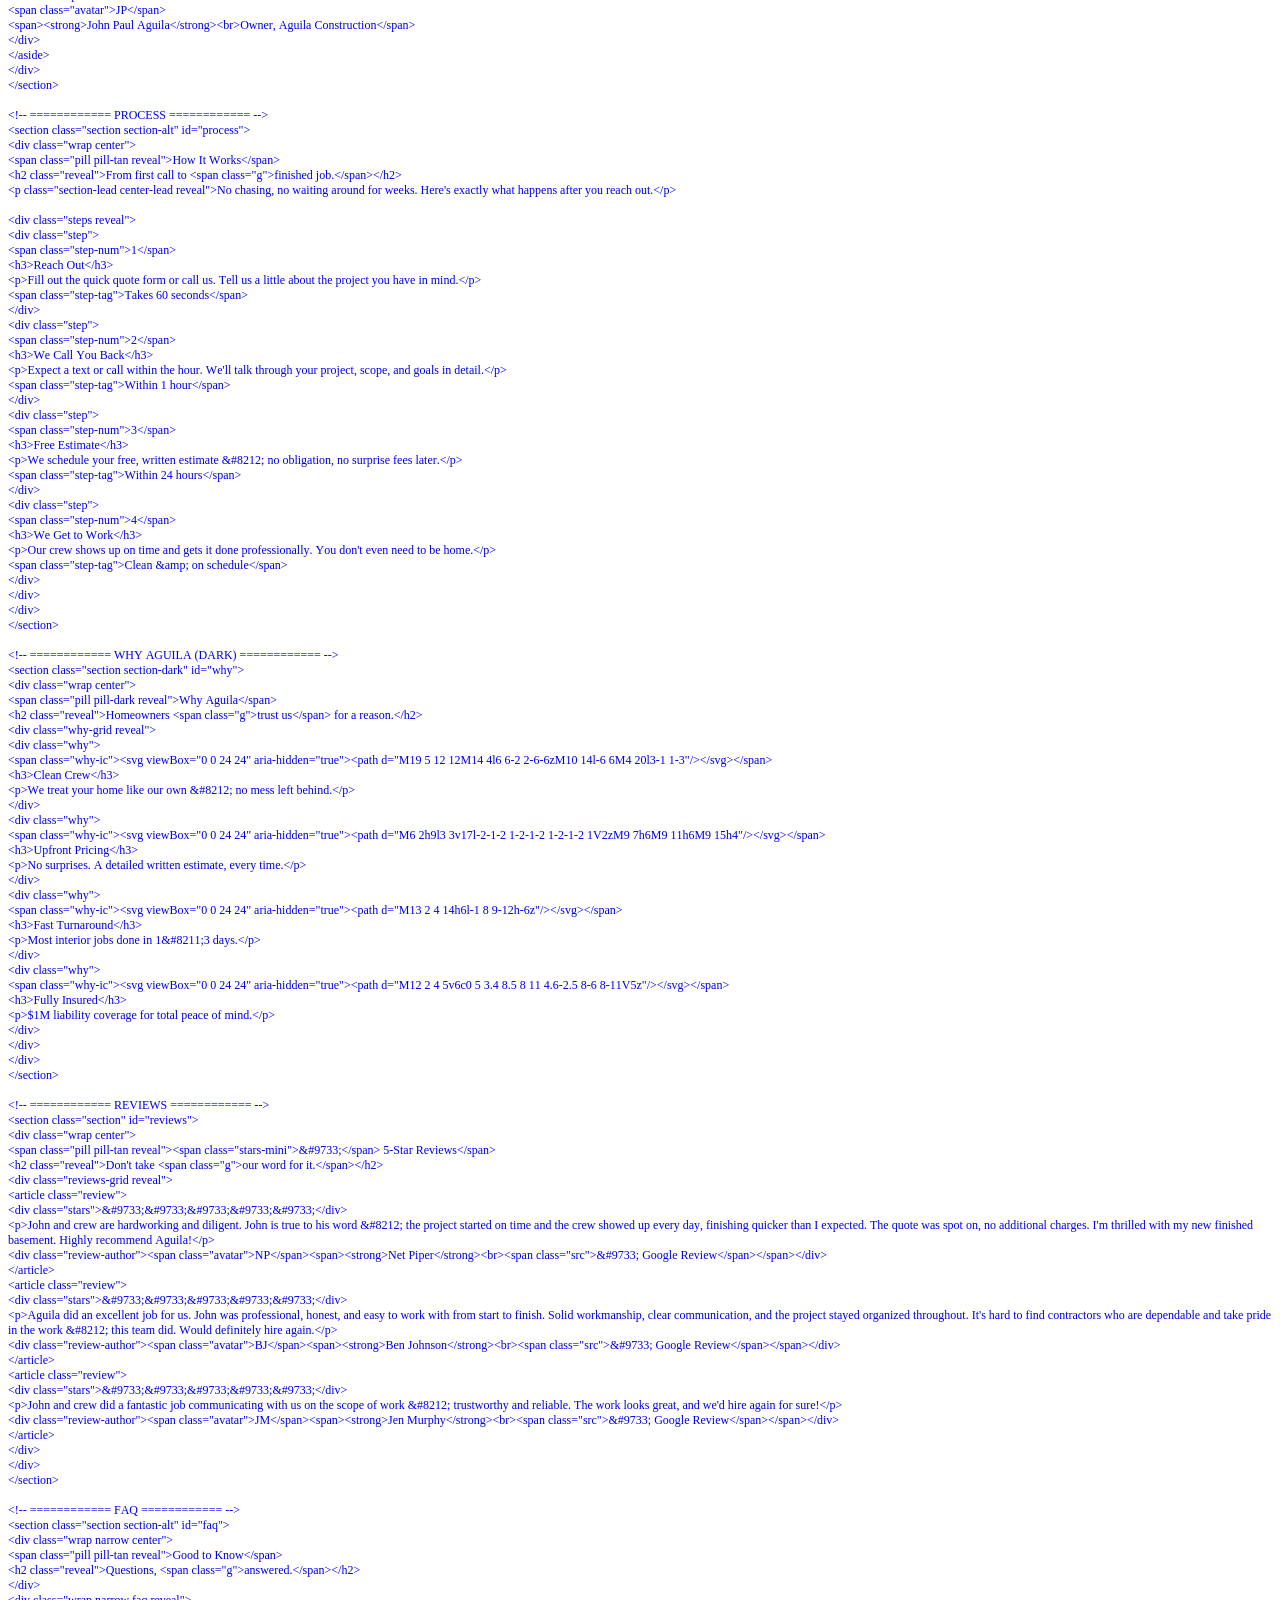
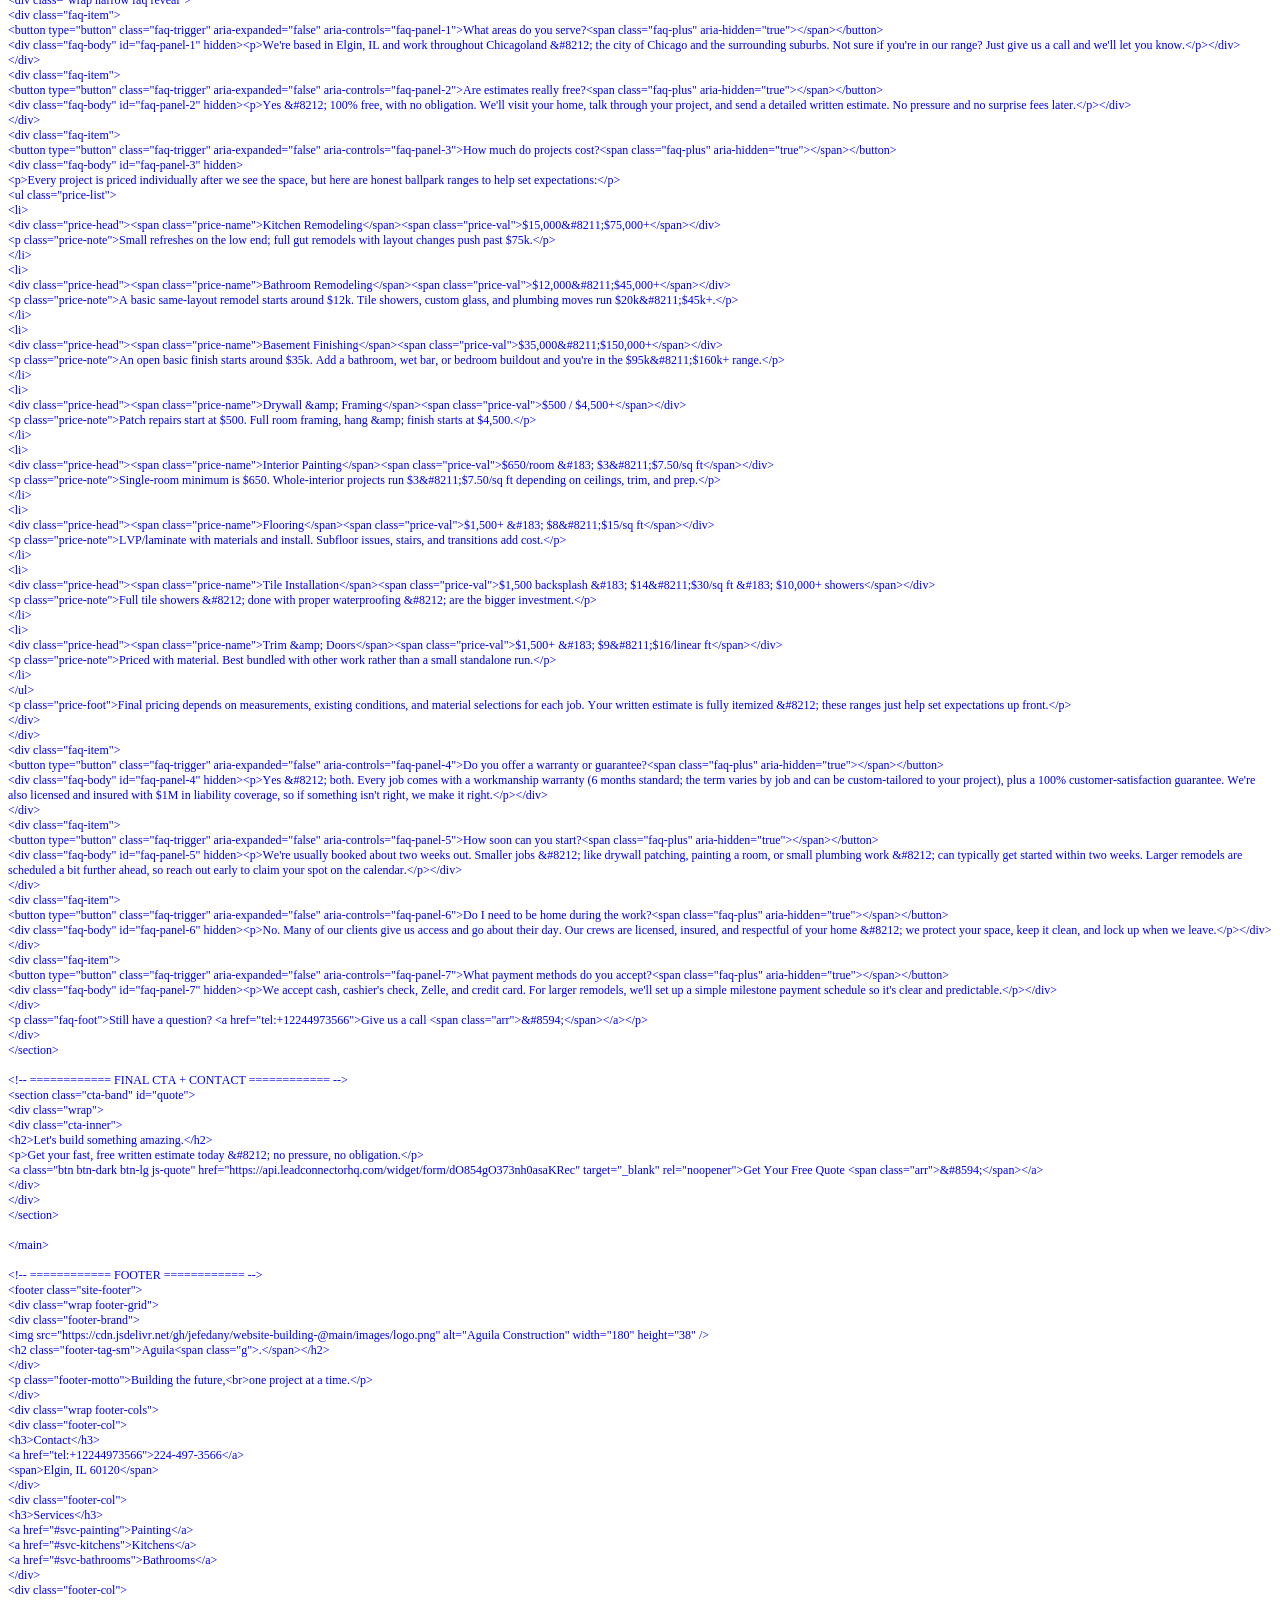
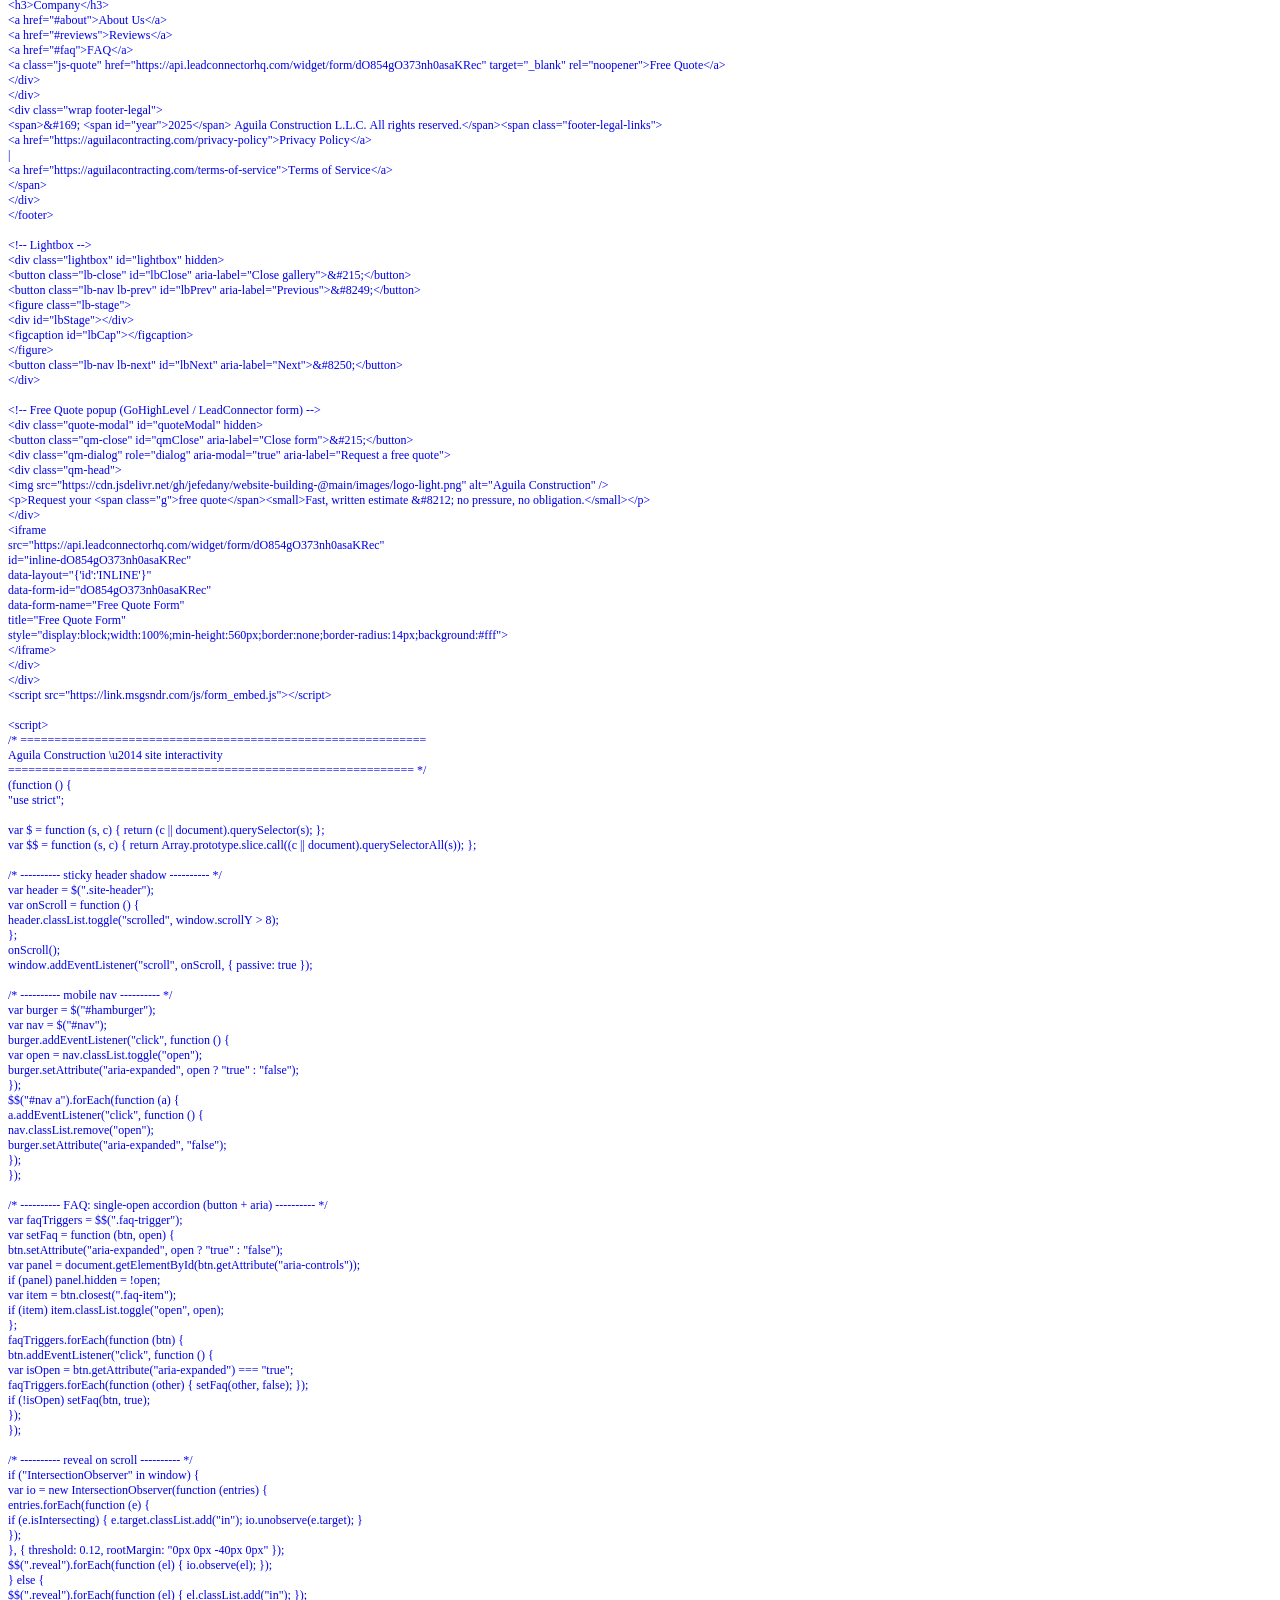
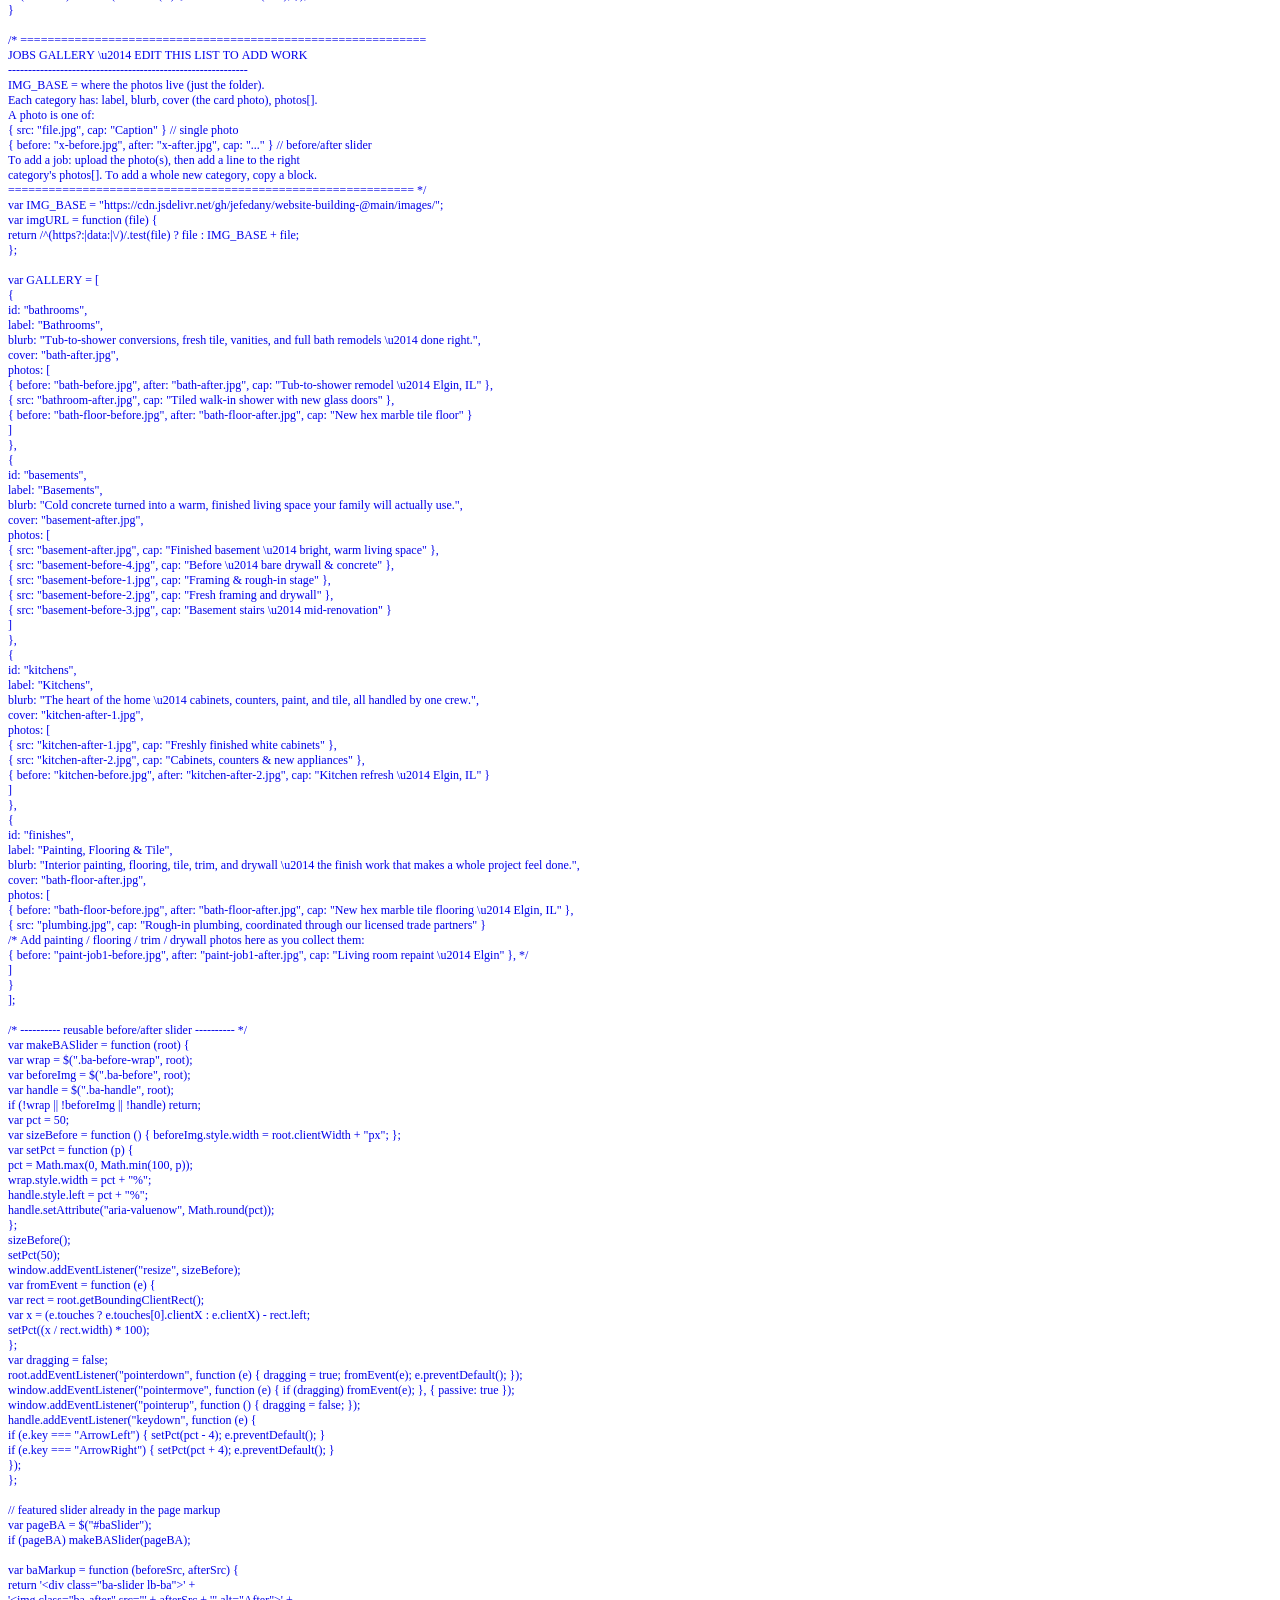
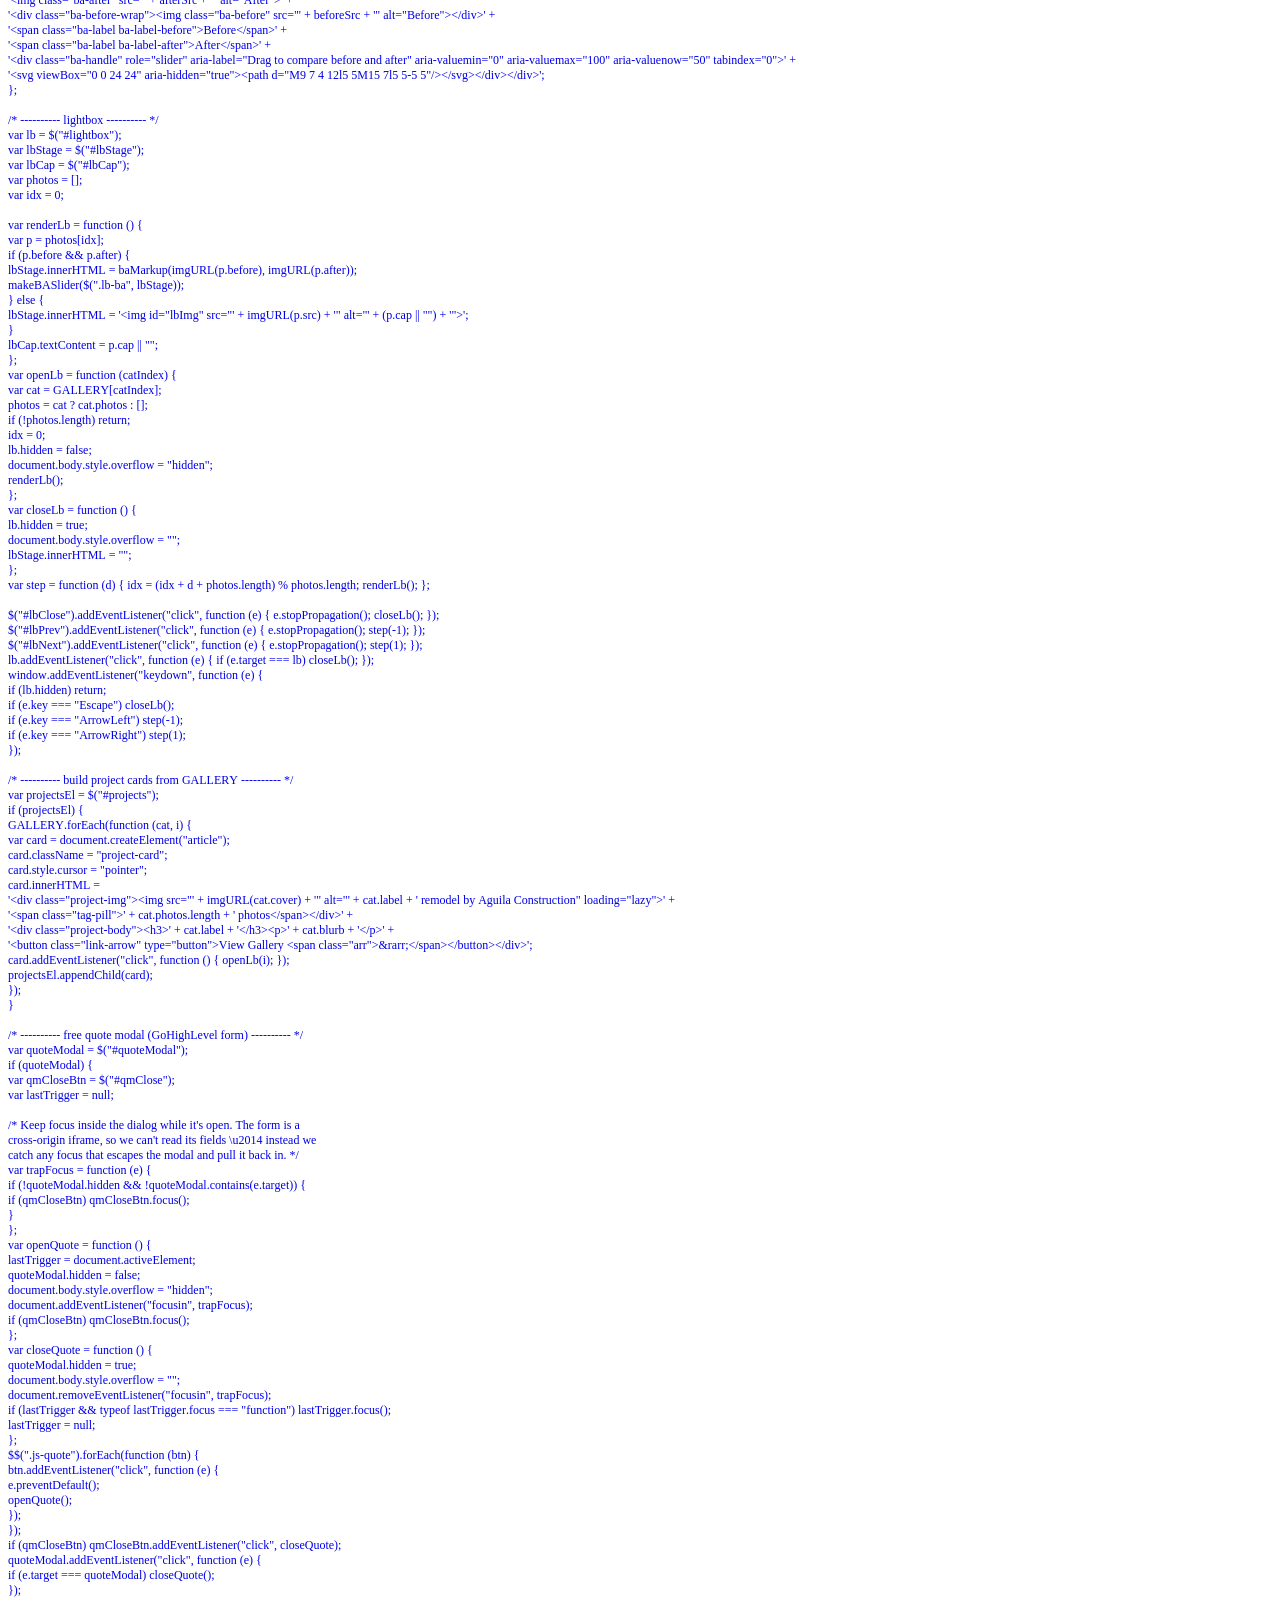
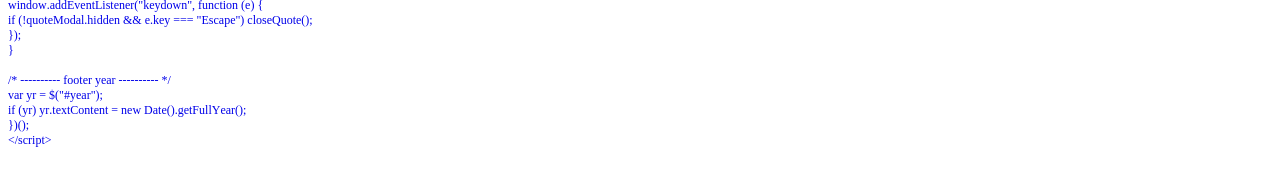
<file: embed/2-html-and-js.html>
<!DOCTYPE html PUBLIC "-//W3C//DTD HTML 4.01//EN" "http://www.w3.org/TR/html4/strict.dtd">
<html>
<head>
  <meta http-equiv="Content-Type" content="text/html; charset=utf-8">
  <meta http-equiv="Content-Style-Type" content="text/css">
  <title></title>
  <meta name="Generator" content="Cocoa HTML Writer">
  <meta name="CocoaVersion" content="2685.6">
  <style type="text/css">
    p.p1 {margin: 0.0px 0.0px 0.0px 0.0px; font: 12.0px Times; color: #0000e9; -webkit-text-stroke: #0000e9; min-height: 14.0px}
    p.p2 {margin: 0.0px 0.0px 0.0px 0.0px; font: 12.0px Times; color: #0000e9; -webkit-text-stroke: #0000e9}
    span.s1 {font-kerning: none}
  </style>
</head>
<body>
<p class="p2"><span class="s1">&lt;!-- AGUILA CONSTRUCTION - paste into a GHL Custom JS/HTML (Custom Code) element.</span></p>
<p class="p2"><span class="s1"><span class="Apple-converted-space">     </span>Pair with the CSS block in Page Settings -&gt; Custom CSS.</span></p>
<p class="p2"><span class="s1"><span class="Apple-converted-space">     </span>Images load from your public repo via jsDelivr:</span></p>
<p class="p2"><span class="s1"><span class="Apple-converted-space">       </span>https://cdn.jsdelivr.net/gh/jefedany/website-building-@main/images/</span></p>
<p class="p2"><span class="s1"><span class="Apple-converted-space">     </span>To add gallery jobs, edit the GALLERY list in the &lt;script&gt; below. --&gt;</span></p>
<p class="p1"><span class="s1"></span><br></p>
<p class="p2"><span class="s1">&lt;script type="application/ld+json"&gt;</span></p>
<p class="p2"><span class="s1">{</span></p>
<p class="p2"><span class="s1"><span class="Apple-converted-space">  </span>"@context": "https://schema.org",</span></p>
<p class="p2"><span class="s1"><span class="Apple-converted-space">  </span>"@type": "GeneralContractor",</span></p>
<p class="p2"><span class="s1"><span class="Apple-converted-space">  </span>"name": "Aguila Construction LLC",</span></p>
<p class="p2"><span class="s1"><span class="Apple-converted-space">  </span>"image": "https://cdn.jsdelivr.net/gh/jefedany/website-building-@main/images/bathroom-after.jpg",</span></p>
<p class="p2"><span class="s1"><span class="Apple-converted-space">  </span>"telephone": "+1-224-497-3566",</span></p>
<p class="p2"><span class="s1"><span class="Apple-converted-space">  </span>"areaServed": "Elgin, IL and the Fox Valley area",</span></p>
<p class="p2"><span class="s1"><span class="Apple-converted-space">  </span>"address": { "@type": "PostalAddress", "addressLocality": "Elgin", "addressRegion": "IL", "postalCode": "60120", "addressCountry": "US" },</span></p>
<p class="p2"><span class="s1"><span class="Apple-converted-space">  </span>"priceRange": "$$",</span></p>
<p class="p2"><span class="s1"><span class="Apple-converted-space">  </span>"slogan": "Building the future, one project at a time."</span></p>
<p class="p2"><span class="s1">}</span></p>
<p class="p2"><span class="s1">&lt;/script&gt;</span></p>
<p class="p1"><span class="s1"></span><br></p>
<p class="p2"><span class="s1">&lt;a class="skip-link" href="#main"&gt;Skip to main content&lt;/a&gt;</span></p>
<p class="p1"><span class="s1"></span><br></p>
<p class="p2"><span class="s1">&lt;!-- ============ HEADER ============ --&gt;</span></p>
<p class="p2"><span class="s1">&lt;header class="site-header" id="top"&gt;</span></p>
<p class="p2"><span class="s1"><span class="Apple-converted-space">  </span>&lt;div class="wrap header-inner"&gt;</span></p>
<p class="p2"><span class="s1"><span class="Apple-converted-space">    </span>&lt;a class="brand" href="#top" aria-label="Aguila Construction &amp;#8212; home"&gt;</span></p>
<p class="p2"><span class="s1"><span class="Apple-converted-space">      </span>&lt;img src="https://cdn.jsdelivr.net/gh/jefedany/website-building-@main/images/logo.png" alt="Aguila Construction" width="170" height="36" /&gt;</span></p>
<p class="p2"><span class="s1"><span class="Apple-converted-space">    </span>&lt;/a&gt;</span></p>
<p class="p2"><span class="s1"><span class="Apple-converted-space">    </span>&lt;nav class="nav" id="nav"&gt;</span></p>
<p class="p2"><span class="s1"><span class="Apple-converted-space">      </span>&lt;a href="#gallery"&gt;Our Work&lt;/a&gt;</span></p>
<p class="p2"><span class="s1"><span class="Apple-converted-space">      </span>&lt;a href="#services"&gt;Services&lt;/a&gt;</span></p>
<p class="p2"><span class="s1"><span class="Apple-converted-space">      </span>&lt;a href="#about"&gt;About&lt;/a&gt;</span></p>
<p class="p2"><span class="s1"><span class="Apple-converted-space">      </span>&lt;a href="#reviews"&gt;Reviews&lt;/a&gt;</span></p>
<p class="p2"><span class="s1"><span class="Apple-converted-space">      </span>&lt;a href="#faq"&gt;FAQ&lt;/a&gt;</span></p>
<p class="p2"><span class="s1"><span class="Apple-converted-space">    </span>&lt;/nav&gt;</span></p>
<p class="p2"><span class="s1"><span class="Apple-converted-space">    </span>&lt;div class="header-cta"&gt;</span></p>
<p class="p2"><span class="s1"><span class="Apple-converted-space">      </span>&lt;a class="phone-link" href="tel:+12244973566"&gt;</span></p>
<p class="p2"><span class="s1"><span class="Apple-converted-space">        </span>&lt;svg class="ic" viewBox="0 0 24 24" aria-hidden="true"&gt;&lt;path d="M6.6 10.8a15 15 0 0 0 6.6 6.6l2.2-2.2a1 1 0 0 1 1-.24 11.4 11.4 0 0 0 3.6.58 1 1 0 0 1 1 1V20a1 1 0 0 1-1 1A17 17 0 0 1 3 4a1 1 0 0 1 1-1h3.5a1 1 0 0 1 1 1 11.4 11.4 0 0 0 .58 3.6 1 1 0 0 1-.24 1z"/&gt;&lt;/svg&gt;</span></p>
<p class="p2"><span class="s1"><span class="Apple-converted-space">        </span>224-497-3566</span></p>
<p class="p2"><span class="s1"><span class="Apple-converted-space">      </span>&lt;/a&gt;</span></p>
<p class="p2"><span class="s1"><span class="Apple-converted-space">      </span>&lt;a class="btn btn-dark js-quote" href="https://api.leadconnectorhq.com/widget/form/dO854gO373nh0asaKRec" target="_blank" rel="noopener"&gt;Free Quote&lt;/a&gt;</span></p>
<p class="p2"><span class="s1"><span class="Apple-converted-space">      </span>&lt;button class="hamburger" id="hamburger" aria-label="Open menu" aria-expanded="false" aria-controls="nav"&gt;</span></p>
<p class="p2"><span class="s1"><span class="Apple-converted-space">        </span>&lt;span&gt;&lt;/span&gt;&lt;span&gt;&lt;/span&gt;&lt;span&gt;&lt;/span&gt;</span></p>
<p class="p2"><span class="s1"><span class="Apple-converted-space">      </span>&lt;/button&gt;</span></p>
<p class="p2"><span class="s1"><span class="Apple-converted-space">    </span>&lt;/div&gt;</span></p>
<p class="p2"><span class="s1"><span class="Apple-converted-space">  </span>&lt;/div&gt;</span></p>
<p class="p2"><span class="s1">&lt;/header&gt;</span></p>
<p class="p1"><span class="s1"></span><br></p>
<p class="p2"><span class="s1">&lt;main id="main"&gt;</span></p>
<p class="p1"><span class="s1"></span><br></p>
<p class="p2"><span class="s1">&lt;!-- ============ HERO ============ --&gt;</span></p>
<p class="p2"><span class="s1">&lt;section class="hero"&gt;</span></p>
<p class="p2"><span class="s1"><span class="Apple-converted-space">  </span>&lt;div class="wrap hero-grid"&gt;</span></p>
<p class="p2"><span class="s1"><span class="Apple-converted-space">    </span>&lt;div class="hero-copy reveal"&gt;</span></p>
<p class="p2"><span class="s1"><span class="Apple-converted-space">      </span>&lt;span class="pill"&gt;&lt;span class="stars-mini"&gt;&amp;#9733;&lt;/span&gt; 5-Star Rated &amp;#183; Elgin, IL&lt;/span&gt;</span></p>
<p class="p2"><span class="s1"><span class="Apple-converted-space">      </span>&lt;h1&gt;Your home,&lt;br&gt;done &lt;span class="g"&gt;right.&lt;/span&gt;&lt;/h1&gt;</span></p>
<p class="p2"><span class="s1"><span class="Apple-converted-space">      </span>&lt;p class="lead"&gt;Remodeling, painting, and renovations for Elgin homeowners. Clean crews, honest pricing, and craftsmanship you can see.&lt;/p&gt;</span></p>
<p class="p2"><span class="s1"><span class="Apple-converted-space">      </span>&lt;div class="hero-actions"&gt;</span></p>
<p class="p2"><span class="s1"><span class="Apple-converted-space">        </span>&lt;a class="btn btn-dark btn-lg js-quote" href="https://api.leadconnectorhq.com/widget/form/dO854gO373nh0asaKRec" target="_blank" rel="noopener"&gt;Get a Free Quote &lt;span class="arr"&gt;&amp;#8594;&lt;/span&gt;&lt;/a&gt;</span></p>
<p class="p2"><span class="s1"><span class="Apple-converted-space">        </span>&lt;a class="btn btn-ghost btn-lg" href="tel:+12244973566"&gt;Call 224-497-3566&lt;/a&gt;</span></p>
<p class="p2"><span class="s1"><span class="Apple-converted-space">      </span>&lt;/div&gt;</span></p>
<p class="p2"><span class="s1"><span class="Apple-converted-space">      </span>&lt;div class="stats"&gt;</span></p>
<p class="p2"><span class="s1"><span class="Apple-converted-space">        </span>&lt;div class="stat"&gt;&lt;span class="num"&gt;100+&lt;/span&gt;&lt;span class="lbl"&gt;Rooms Painted&lt;/span&gt;&lt;/div&gt;</span></p>
<p class="p2"><span class="s1"><span class="Apple-converted-space">        </span>&lt;div class="stat"&gt;&lt;span class="num"&gt;$1M&lt;/span&gt;&lt;span class="lbl"&gt;Insured&lt;/span&gt;&lt;/div&gt;</span></p>
<p class="p2"><span class="s1"><span class="Apple-converted-space">        </span>&lt;div class="stat"&gt;&lt;span class="num"&gt;1&amp;#8211;3 days&lt;/span&gt;&lt;span class="lbl"&gt;Avg. Turnaround&lt;/span&gt;&lt;/div&gt;</span></p>
<p class="p2"><span class="s1"><span class="Apple-converted-space">      </span>&lt;/div&gt;</span></p>
<p class="p2"><span class="s1"><span class="Apple-converted-space">    </span>&lt;/div&gt;</span></p>
<p class="p1"><span class="s1"></span><br></p>
<p class="p2"><span class="s1"><span class="Apple-converted-space">    </span>&lt;div class="hero-media reveal"&gt;</span></p>
<p class="p2"><span class="s1"><span class="Apple-converted-space">      </span>&lt;div class="hero-photo hero-photo-main"&gt;</span></p>
<p class="p2"><span class="s1"><span class="Apple-converted-space">        </span>&lt;img src="https://cdn.jsdelivr.net/gh/jefedany/website-building-@main/images/bathroom-after.jpg" alt="Finished bathroom remodel with a tiled walk-in shower and glass doors" loading="eager" /&gt;</span></p>
<p class="p2"><span class="s1"><span class="Apple-converted-space">        </span>&lt;div class="rated-badge"&gt;</span></p>
<p class="p2"><span class="s1"><span class="Apple-converted-space">          </span>&lt;span class="g-mark"&gt;&amp;#9733;&lt;/span&gt;</span></p>
<p class="p2"><span class="s1"><span class="Apple-converted-space">          </span>&lt;span&gt;&lt;strong&gt;5.0&lt;/strong&gt; Google Rating&lt;br&gt;&lt;em&gt;Verified reviews&lt;/em&gt;&lt;/span&gt;</span></p>
<p class="p2"><span class="s1"><span class="Apple-converted-space">        </span>&lt;/div&gt;</span></p>
<p class="p2"><span class="s1"><span class="Apple-converted-space">      </span>&lt;/div&gt;</span></p>
<p class="p2"><span class="s1"><span class="Apple-converted-space">      </span>&lt;div class="hero-photo hero-photo-inset"&gt;</span></p>
<p class="p2"><span class="s1"><span class="Apple-converted-space">        </span>&lt;img src="https://cdn.jsdelivr.net/gh/jefedany/website-building-@main/images/kitchen-after-2.jpg" alt="Freshly remodeled kitchen with white cabinets and stainless appliances" loading="eager" /&gt;</span></p>
<p class="p2"><span class="s1"><span class="Apple-converted-space">      </span>&lt;/div&gt;</span></p>
<p class="p2"><span class="s1"><span class="Apple-converted-space">    </span>&lt;/div&gt;</span></p>
<p class="p2"><span class="s1"><span class="Apple-converted-space">  </span>&lt;/div&gt;</span></p>
<p class="p1"><span class="s1"></span><br></p>
<p class="p2"><span class="s1"><span class="Apple-converted-space">  </span>&lt;div class="wrap trust-strip reveal"&gt;</span></p>
<p class="p2"><span class="s1"><span class="Apple-converted-space">    </span>&lt;span&gt;&lt;svg class="ic" viewBox="0 0 24 24" aria-hidden="true"&gt;&lt;path d="M12 2 4 5v6c0 5 3.4 8.5 8 11 4.6-2.5 8-6 8-11V5z"/&gt;&lt;/svg&gt; Licensed &amp;amp; Insured&lt;/span&gt;</span></p>
<p class="p2"><span class="s1"><span class="Apple-converted-space">    </span>&lt;span&gt;&lt;svg class="ic" viewBox="0 0 24 24" aria-hidden="true"&gt;&lt;path d="M12 12a4 4 0 1 0-4-4 4 4 0 0 0 4 4zm6 9v-1a5 5 0 0 0-5-5h-2a5 5 0 0 0-5 5v1"/&gt;&lt;/svg&gt; Family Owned&lt;/span&gt;</span></p>
<p class="p2"><span class="s1"><span class="Apple-converted-space">    </span>&lt;span&gt;&lt;svg class="ic" viewBox="0 0 24 24" aria-hidden="true"&gt;&lt;path d="M4 20h16M6 20V8l6-4 6 4v12M9 20v-5h6v5"/&gt;&lt;/svg&gt; Sherwin-Williams Pro&lt;/span&gt;</span></p>
<p class="p2"><span class="s1"><span class="Apple-converted-space">    </span>&lt;span&gt;&lt;svg class="ic" viewBox="0 0 24 24" aria-hidden="true"&gt;&lt;path d="m5 12 5 5L20 7"/&gt;&lt;/svg&gt; Free Estimates&lt;/span&gt;</span></p>
<p class="p2"><span class="s1"><span class="Apple-converted-space">  </span>&lt;/div&gt;</span></p>
<p class="p2"><span class="s1">&lt;/section&gt;</span></p>
<p class="p1"><span class="s1"></span><br></p>
<p class="p2"><span class="s1">&lt;!-- ============ OUR WORK / PROJECTS ============ --&gt;</span></p>
<p class="p2"><span class="s1">&lt;section class="section" id="gallery"&gt;</span></p>
<p class="p2"><span class="s1"><span class="Apple-converted-space">  </span>&lt;div class="wrap"&gt;</span></p>
<p class="p2"><span class="s1"><span class="Apple-converted-space">    </span>&lt;span class="pill pill-tan reveal"&gt;Our Work&lt;/span&gt;</span></p>
<p class="p2"><span class="s1"><span class="Apple-converted-space">    </span>&lt;h2 class="reveal"&gt;Real projects. &lt;span class="g"&gt;Real transformations.&lt;/span&gt;&lt;/h2&gt;</span></p>
<p class="p1"><span class="s1"></span><br></p>
<p class="p2"><span class="s1"><span class="Apple-converted-space">    </span>&lt;!-- Project cards are generated from the GALLERY list in script.js --&gt;</span></p>
<p class="p2"><span class="s1"><span class="Apple-converted-space">    </span>&lt;div class="projects reveal" id="projects"&gt;&lt;/div&gt;</span></p>
<p class="p1"><span class="s1"></span><br></p>
<p class="p2"><span class="s1"><span class="Apple-converted-space">    </span>&lt;!-- Interactive before/after slider --&gt;</span></p>
<p class="p2"><span class="s1"><span class="Apple-converted-space">    </span>&lt;div class="ba-feature reveal"&gt;</span></p>
<p class="p2"><span class="s1"><span class="Apple-converted-space">      </span>&lt;div class="ba-slider" id="baSlider"&gt;</span></p>
<p class="p2"><span class="s1"><span class="Apple-converted-space">        </span>&lt;img class="ba-after" src="https://cdn.jsdelivr.net/gh/jefedany/website-building-@main/images/bath-after.jpg" alt="Bathroom after remodel" loading="lazy" /&gt;</span></p>
<p class="p2"><span class="s1"><span class="Apple-converted-space">        </span>&lt;div class="ba-before-wrap"&gt;</span></p>
<p class="p2"><span class="s1"><span class="Apple-converted-space">          </span>&lt;img class="ba-before" src="https://cdn.jsdelivr.net/gh/jefedany/website-building-@main/images/bath-before.jpg" alt="Bathroom before remodel" loading="lazy" /&gt;</span></p>
<p class="p2"><span class="s1"><span class="Apple-converted-space">        </span>&lt;/div&gt;</span></p>
<p class="p2"><span class="s1"><span class="Apple-converted-space">        </span>&lt;span class="ba-label ba-label-before"&gt;Before&lt;/span&gt;</span></p>
<p class="p2"><span class="s1"><span class="Apple-converted-space">        </span>&lt;span class="ba-label ba-label-after"&gt;After&lt;/span&gt;</span></p>
<p class="p2"><span class="s1"><span class="Apple-converted-space">        </span>&lt;div class="ba-handle" role="slider" aria-label="Drag to compare before and after" aria-valuemin="0" aria-valuemax="100" aria-valuenow="50" tabindex="0"&gt;</span></p>
<p class="p2"><span class="s1"><span class="Apple-converted-space">          </span>&lt;svg viewBox="0 0 24 24" aria-hidden="true"&gt;&lt;path d="M9 7 4 12l5 5M15 7l5 5-5 5"/&gt;&lt;/svg&gt;</span></p>
<p class="p2"><span class="s1"><span class="Apple-converted-space">        </span>&lt;/div&gt;</span></p>
<p class="p2"><span class="s1"><span class="Apple-converted-space">      </span>&lt;/div&gt;</span></p>
<p class="p2"><span class="s1"><span class="Apple-converted-space">      </span>&lt;div class="ba-caption"&gt;</span></p>
<p class="p2"><span class="s1"><span class="Apple-converted-space">        </span>&lt;h3&gt;Tub-to-shower remodel&lt;/h3&gt;</span></p>
<p class="p2"><span class="s1"><span class="Apple-converted-space">        </span>&lt;p&gt;A gutted, water-damaged tub surround rebuilt into a clean tiled shower with new glass doors &amp;#8212; start to finish by one Aguila crew. &lt;strong&gt;Drag the handle&lt;/strong&gt; to see the difference.&lt;/p&gt;</span></p>
<p class="p2"><span class="s1"><span class="Apple-converted-space">      </span>&lt;/div&gt;</span></p>
<p class="p2"><span class="s1"><span class="Apple-converted-space">    </span>&lt;/div&gt;</span></p>
<p class="p2"><span class="s1"><span class="Apple-converted-space">  </span>&lt;/div&gt;</span></p>
<p class="p2"><span class="s1">&lt;/section&gt;</span></p>
<p class="p1"><span class="s1"></span><br></p>
<p class="p2"><span class="s1">&lt;!-- ============ SERVICES ============ --&gt;</span></p>
<p class="p2"><span class="s1">&lt;section class="section section-alt" id="services"&gt;</span></p>
<p class="p2"><span class="s1"><span class="Apple-converted-space">  </span>&lt;div class="wrap"&gt;</span></p>
<p class="p2"><span class="s1"><span class="Apple-converted-space">    </span>&lt;span class="pill pill-tan reveal"&gt;What We Do&lt;/span&gt;</span></p>
<p class="p2"><span class="s1"><span class="Apple-converted-space">    </span>&lt;h2 class="reveal"&gt;One crew for the &lt;span class="g"&gt;whole project.&lt;/span&gt;&lt;/h2&gt;</span></p>
<p class="p2"><span class="s1"><span class="Apple-converted-space">    </span>&lt;p class="section-lead reveal"&gt;From a single room to a full remodel, Aguila handles it start to finish &amp;#8212; no juggling three different contractors, no finger-pointing when something goes wrong. Here's where homeowners call us most.&lt;/p&gt;</span></p>
<p class="p1"><span class="s1"></span><br></p>
<p class="p2"><span class="s1"><span class="Apple-converted-space">    </span>&lt;div class="services-grid reveal"&gt;</span></p>
<p class="p2"><span class="s1"><span class="Apple-converted-space">      </span>&lt;article class="service"&gt;</span></p>
<p class="p2"><span class="s1"><span class="Apple-converted-space">        </span>&lt;span class="svc-ic"&gt;</span></p>
<p class="p2"><span class="s1"><span class="Apple-converted-space">          </span>&lt;svg viewBox="0 0 24 24" aria-hidden="true"&gt;&lt;path d="M3 9h18M3 9V5a2 2 0 0 1 2-2h14a2 2 0 0 1 2 2v4M3 9v10a2 2 0 0 0 2 2h14a2 2 0 0 0 2-2V9M8 6h0M8 13v4"/&gt;&lt;/svg&gt;</span></p>
<p class="p2"><span class="s1"><span class="Apple-converted-space">        </span>&lt;/span&gt;</span></p>
<p class="p2"><span class="s1"><span class="Apple-converted-space">        </span>&lt;h3 id="svc-kitchens"&gt;Kitchen Remodeling&lt;/h3&gt;</span></p>
<p class="p2"><span class="s1"><span class="Apple-converted-space">        </span>&lt;p&gt;The room buyers judge first and you live in every day. We handle cabinets, counters, tile, and paint as one job &amp;#8212; so the finishes actually match and the timeline stays tight.&lt;/p&gt;</span></p>
<p class="p2"><span class="s1"><span class="Apple-converted-space">        </span>&lt;span class="svc-tag"&gt;Most-requested remodel&lt;/span&gt;</span></p>
<p class="p2"><span class="s1"><span class="Apple-converted-space">      </span>&lt;/article&gt;</span></p>
<p class="p1"><span class="s1"></span><br></p>
<p class="p2"><span class="s1"><span class="Apple-converted-space">      </span>&lt;article class="service"&gt;</span></p>
<p class="p2"><span class="s1"><span class="Apple-converted-space">        </span>&lt;span class="svc-ic"&gt;</span></p>
<p class="p2"><span class="s1"><span class="Apple-converted-space">          </span>&lt;svg viewBox="0 0 24 24" aria-hidden="true"&gt;&lt;path d="M4 12V6a2 2 0 0 1 2-2 2 2 0 0 1 2 2M3 12h18v3a4 4 0 0 1-4 4H7a4 4 0 0 1-4-4zM6 19l-1 2M18 19l1 2"/&gt;&lt;/svg&gt;</span></p>
<p class="p2"><span class="s1"><span class="Apple-converted-space">        </span>&lt;/span&gt;</span></p>
<p class="p2"><span class="s1"><span class="Apple-converted-space">        </span>&lt;h3 id="svc-bathrooms"&gt;Bathroom Remodeling&lt;/h3&gt;</span></p>
<p class="p2"><span class="s1"><span class="Apple-converted-space">        </span>&lt;p&gt;Tub-to-shower conversions, new tile, vanities, and fixtures. Small space, zero margin for sloppy work &amp;#8212; which is exactly why you want the right crew in there.&lt;/p&gt;</span></p>
<p class="p2"><span class="s1"><span class="Apple-converted-space">        </span>&lt;span class="svc-tag"&gt;Done in days, not weeks&lt;/span&gt;</span></p>
<p class="p2"><span class="s1"><span class="Apple-converted-space">      </span>&lt;/article&gt;</span></p>
<p class="p1"><span class="s1"></span><br></p>
<p class="p2"><span class="s1"><span class="Apple-converted-space">      </span>&lt;article class="service"&gt;</span></p>
<p class="p2"><span class="s1"><span class="Apple-converted-space">        </span>&lt;span class="svc-ic"&gt;</span></p>
<p class="p2"><span class="s1"><span class="Apple-converted-space">          </span>&lt;svg viewBox="0 0 24 24" aria-hidden="true"&gt;&lt;path d="M3 21V10l9-7 9 7v11M3 21h18M9 21v-6h6v6"/&gt;&lt;/svg&gt;</span></p>
<p class="p2"><span class="s1"><span class="Apple-converted-space">        </span>&lt;/span&gt;</span></p>
<p class="p2"><span class="s1"><span class="Apple-converted-space">        </span>&lt;h3&gt;Basement Finishing&lt;/h3&gt;</span></p>
<p class="p2"><span class="s1"><span class="Apple-converted-space">        </span>&lt;p&gt;That unused square footage downstairs is the cheapest room you'll ever add. Framing, drywall, flooring, lighting &amp;#8212; we turn cold concrete into a real living space.&lt;/p&gt;</span></p>
<p class="p2"><span class="s1"><span class="Apple-converted-space">        </span>&lt;span class="svc-tag"&gt;Add usable square footage&lt;/span&gt;</span></p>
<p class="p2"><span class="s1"><span class="Apple-converted-space">      </span>&lt;/article&gt;</span></p>
<p class="p1"><span class="s1"></span><br></p>
<p class="p2"><span class="s1"><span class="Apple-converted-space">      </span>&lt;article class="service"&gt;</span></p>
<p class="p2"><span class="s1"><span class="Apple-converted-space">        </span>&lt;span class="svc-ic"&gt;</span></p>
<p class="p2"><span class="s1"><span class="Apple-converted-space">          </span>&lt;svg viewBox="0 0 24 24" aria-hidden="true"&gt;&lt;path d="M4 4h16v16H4zM4 10h16M10 4v6M14 10v10"/&gt;&lt;/svg&gt;</span></p>
<p class="p2"><span class="s1"><span class="Apple-converted-space">        </span>&lt;/span&gt;</span></p>
<p class="p2"><span class="s1"><span class="Apple-converted-space">        </span>&lt;h3&gt;Drywall &amp;amp; Framing&lt;/h3&gt;</span></p>
<p class="p2"><span class="s1"><span class="Apple-converted-space">        </span>&lt;p&gt;Cracks, holes, water damage, or a wall that needs to move. We patch seamlessly and frame straight &amp;#8212; the kind of work you only notice when it's done wrong.&lt;/p&gt;</span></p>
<p class="p2"><span class="s1"><span class="Apple-converted-space">        </span>&lt;span class="svc-tag"&gt;Seamless, invisible fixes&lt;/span&gt;</span></p>
<p class="p2"><span class="s1"><span class="Apple-converted-space">      </span>&lt;/article&gt;</span></p>
<p class="p1"><span class="s1"></span><br></p>
<p class="p2"><span class="s1"><span class="Apple-converted-space">      </span>&lt;article class="service"&gt;</span></p>
<p class="p2"><span class="s1"><span class="Apple-converted-space">        </span>&lt;span class="svc-ic"&gt;</span></p>
<p class="p2"><span class="s1"><span class="Apple-converted-space">          </span>&lt;svg viewBox="0 0 24 24" aria-hidden="true"&gt;&lt;path d="M4 7h12V4H4zM16 5h3a1 1 0 0 1 1 1v3a1 1 0 0 1-1 1h-7v3M10 14h2v6h-2z"/&gt;&lt;/svg&gt;</span></p>
<p class="p2"><span class="s1"><span class="Apple-converted-space">        </span>&lt;/span&gt;</span></p>
<p class="p2"><span class="s1"><span class="Apple-converted-space">        </span>&lt;h3 id="svc-painting"&gt;Interior Painting&lt;/h3&gt;</span></p>
<p class="p2"><span class="s1"><span class="Apple-converted-space">        </span>&lt;p&gt;Clean lines, full coverage, and prep that actually lasts. We move and protect your furniture, cut sharp edges by hand, and clean up like we were never there.&lt;/p&gt;</span></p>
<p class="p2"><span class="s1"><span class="Apple-converted-space">        </span>&lt;span class="svc-tag"&gt;We know paint&lt;/span&gt;</span></p>
<p class="p2"><span class="s1"><span class="Apple-converted-space">      </span>&lt;/article&gt;</span></p>
<p class="p1"><span class="s1"></span><br></p>
<p class="p2"><span class="s1"><span class="Apple-converted-space">      </span>&lt;article class="service"&gt;</span></p>
<p class="p2"><span class="s1"><span class="Apple-converted-space">        </span>&lt;span class="svc-ic"&gt;</span></p>
<p class="p2"><span class="s1"><span class="Apple-converted-space">          </span>&lt;svg viewBox="0 0 24 24" aria-hidden="true"&gt;&lt;path d="M3 3h18v18H3zM3 9h18M9 3v18M9 15h6"/&gt;&lt;/svg&gt;</span></p>
<p class="p2"><span class="s1"><span class="Apple-converted-space">        </span>&lt;/span&gt;</span></p>
<p class="p2"><span class="s1"><span class="Apple-converted-space">        </span>&lt;h3&gt;Flooring, Tile &amp;amp; Trim&lt;/h3&gt;</span></p>
<p class="p2"><span class="s1"><span class="Apple-converted-space">        </span>&lt;p&gt;Vinyl plank, tile, baseboards, doors, and trim carpentry. The detail work that makes a room feel finished instead of almost-done &amp;#8212; mitered corners, clean reveals, no gaps.&lt;/p&gt;</span></p>
<p class="p2"><span class="s1"><span class="Apple-converted-space">        </span>&lt;span class="svc-tag"&gt;The finishing details&lt;/span&gt;</span></p>
<p class="p2"><span class="s1"><span class="Apple-converted-space">      </span>&lt;/article&gt;</span></p>
<p class="p2"><span class="s1"><span class="Apple-converted-space">    </span>&lt;/div&gt;</span></p>
<p class="p1"><span class="s1"></span><br></p>
<p class="p2"><span class="s1"><span class="Apple-converted-space">    </span>&lt;div class="services-note reveal"&gt;</span></p>
<p class="p2"><span class="s1"><span class="Apple-converted-space">      </span>&lt;p&gt;&lt;strong&gt;Not seeing your project? Just ask.&lt;/strong&gt; We also handle demolition, door &amp;amp; fixture installation, garage epoxy, and coordinate licensed plumbing &amp;amp; electrical through our trusted trade partners &amp;#8212; so your whole job runs through one point of contact.&lt;/p&gt;</span></p>
<p class="p2"><span class="s1"><span class="Apple-converted-space">      </span>&lt;a class="btn btn-dark js-quote" href="https://api.leadconnectorhq.com/widget/form/dO854gO373nh0asaKRec" target="_blank" rel="noopener"&gt;Get a Free Quote &lt;span class="arr"&gt;&amp;#8594;&lt;/span&gt;&lt;/a&gt;</span></p>
<p class="p2"><span class="s1"><span class="Apple-converted-space">    </span>&lt;/div&gt;</span></p>
<p class="p2"><span class="s1"><span class="Apple-converted-space">  </span>&lt;/div&gt;</span></p>
<p class="p2"><span class="s1">&lt;/section&gt;</span></p>
<p class="p1"><span class="s1"></span><br></p>
<p class="p2"><span class="s1">&lt;!-- ============ ABOUT ============ --&gt;</span></p>
<p class="p2"><span class="s1">&lt;section class="section" id="about"&gt;</span></p>
<p class="p2"><span class="s1"><span class="Apple-converted-space">  </span>&lt;div class="wrap about-grid"&gt;</span></p>
<p class="p2"><span class="s1"><span class="Apple-converted-space">    </span>&lt;div class="about-copy reveal"&gt;</span></p>
<p class="p2"><span class="s1"><span class="Apple-converted-space">      </span>&lt;span class="pill pill-tan"&gt;Who We Are&lt;/span&gt;</span></p>
<p class="p2"><span class="s1"><span class="Apple-converted-space">      </span>&lt;h2&gt;Built on craftsmanship,&lt;br&gt;&lt;span class="g"&gt;backed by experience.&lt;/span&gt;&lt;/h2&gt;</span></p>
<p class="p2"><span class="s1"><span class="Apple-converted-space">      </span>&lt;p&gt;Aguila Construction is owned and run by &lt;strong&gt;John Paul Aguila&lt;/strong&gt;, born and raised right here in the Elgin area. He started Aguila for one reason: to help local homeowners turn the house they have into the one they actually want.&lt;/p&gt;</span></p>
<p class="p2"><span class="s1"><span class="Apple-converted-space">      </span>&lt;p&gt;While Aguila is a young company, the people swinging the hammers aren't. John Paul's crew is made up of &lt;strong&gt;licensed trade professionals with 25+ years of hands-on experience&lt;/strong&gt; &amp;#8212; so whether it's framing, tile, drywall, or finish work, the right expert is on your job, doing it cleanly and doing it right.&lt;/p&gt;</span></p>
<p class="p2"><span class="s1"><span class="Apple-converted-space">      </span>&lt;p&gt;No revolving door of subcontractors. No cut corners. Just high-quality work, done fast and done honestly.&lt;/p&gt;</span></p>
<p class="p2"><span class="s1"><span class="Apple-converted-space">      </span>&lt;div class="about-stats"&gt;</span></p>
<p class="p2"><span class="s1"><span class="Apple-converted-space">        </span>&lt;div class="stat"&gt;&lt;span class="num"&gt;25+&lt;/span&gt;&lt;span class="lbl"&gt;Years of trade experience&lt;/span&gt;&lt;/div&gt;</span></p>
<p class="p2"><span class="s1"><span class="Apple-converted-space">        </span>&lt;div class="stat"&gt;&lt;span class="num"&gt;Licensed&lt;/span&gt;&lt;span class="lbl"&gt;Professionals on every job&lt;/span&gt;&lt;/div&gt;</span></p>
<p class="p2"><span class="s1"><span class="Apple-converted-space">        </span>&lt;div class="stat"&gt;&lt;span class="num"&gt;Elgin&lt;/span&gt;&lt;span class="lbl"&gt;Local &amp;amp; family operated&lt;/span&gt;&lt;/div&gt;</span></p>
<p class="p2"><span class="s1"><span class="Apple-converted-space">      </span>&lt;/div&gt;</span></p>
<p class="p2"><span class="s1"><span class="Apple-converted-space">    </span>&lt;/div&gt;</span></p>
<p class="p2"><span class="s1"><span class="Apple-converted-space">    </span>&lt;aside class="quote-card reveal"&gt;</span></p>
<p class="p2"><span class="s1"><span class="Apple-converted-space">      </span>&lt;svg class="quote-mark" viewBox="0 0 24 24" aria-hidden="true"&gt;&lt;path d="M7 7H4a1 1 0 0 0-1 1v4a1 1 0 0 0 1 1h2v1a2 2 0 0 1-2 2 1 1 0 0 0 0 2 4 4 0 0 0 4-4V8a1 1 0 0 0-1-1zm10 0h-3a1 1 0 0 0-1 1v4a1 1 0 0 0 1 1h2v1a2 2 0 0 1-2 2 1 1 0 0 0 0 2 4 4 0 0 0 4-4V8a1 1 0 0 0-1-1z"/&gt;&lt;/svg&gt;</span></p>
<p class="p2"><span class="s1"><span class="Apple-converted-space">      </span>&lt;p class="quote-text"&gt;I started Aguila because every family deserves to love where they live. We show up, we work clean, and we treat your home like it's our own.&lt;/p&gt;</span></p>
<p class="p2"><span class="s1"><span class="Apple-converted-space">      </span>&lt;div class="quote-author"&gt;</span></p>
<p class="p2"><span class="s1"><span class="Apple-converted-space">        </span>&lt;span class="avatar"&gt;JP&lt;/span&gt;</span></p>
<p class="p2"><span class="s1"><span class="Apple-converted-space">        </span>&lt;span&gt;&lt;strong&gt;John Paul Aguila&lt;/strong&gt;&lt;br&gt;Owner, Aguila Construction&lt;/span&gt;</span></p>
<p class="p2"><span class="s1"><span class="Apple-converted-space">      </span>&lt;/div&gt;</span></p>
<p class="p2"><span class="s1"><span class="Apple-converted-space">    </span>&lt;/aside&gt;</span></p>
<p class="p2"><span class="s1"><span class="Apple-converted-space">  </span>&lt;/div&gt;</span></p>
<p class="p2"><span class="s1">&lt;/section&gt;</span></p>
<p class="p1"><span class="s1"></span><br></p>
<p class="p2"><span class="s1">&lt;!-- ============ PROCESS ============ --&gt;</span></p>
<p class="p2"><span class="s1">&lt;section class="section section-alt" id="process"&gt;</span></p>
<p class="p2"><span class="s1"><span class="Apple-converted-space">  </span>&lt;div class="wrap center"&gt;</span></p>
<p class="p2"><span class="s1"><span class="Apple-converted-space">    </span>&lt;span class="pill pill-tan reveal"&gt;How It Works&lt;/span&gt;</span></p>
<p class="p2"><span class="s1"><span class="Apple-converted-space">    </span>&lt;h2 class="reveal"&gt;From first call to &lt;span class="g"&gt;finished job.&lt;/span&gt;&lt;/h2&gt;</span></p>
<p class="p2"><span class="s1"><span class="Apple-converted-space">    </span>&lt;p class="section-lead center-lead reveal"&gt;No chasing, no waiting around for weeks. Here's exactly what happens after you reach out.&lt;/p&gt;</span></p>
<p class="p1"><span class="s1"></span><br></p>
<p class="p2"><span class="s1"><span class="Apple-converted-space">    </span>&lt;div class="steps reveal"&gt;</span></p>
<p class="p2"><span class="s1"><span class="Apple-converted-space">      </span>&lt;div class="step"&gt;</span></p>
<p class="p2"><span class="s1"><span class="Apple-converted-space">        </span>&lt;span class="step-num"&gt;1&lt;/span&gt;</span></p>
<p class="p2"><span class="s1"><span class="Apple-converted-space">        </span>&lt;h3&gt;Reach Out&lt;/h3&gt;</span></p>
<p class="p2"><span class="s1"><span class="Apple-converted-space">        </span>&lt;p&gt;Fill out the quick quote form or call us. Tell us a little about the project you have in mind.&lt;/p&gt;</span></p>
<p class="p2"><span class="s1"><span class="Apple-converted-space">        </span>&lt;span class="step-tag"&gt;Takes 60 seconds&lt;/span&gt;</span></p>
<p class="p2"><span class="s1"><span class="Apple-converted-space">      </span>&lt;/div&gt;</span></p>
<p class="p2"><span class="s1"><span class="Apple-converted-space">      </span>&lt;div class="step"&gt;</span></p>
<p class="p2"><span class="s1"><span class="Apple-converted-space">        </span>&lt;span class="step-num"&gt;2&lt;/span&gt;</span></p>
<p class="p2"><span class="s1"><span class="Apple-converted-space">        </span>&lt;h3&gt;We Call You Back&lt;/h3&gt;</span></p>
<p class="p2"><span class="s1"><span class="Apple-converted-space">        </span>&lt;p&gt;Expect a text or call within the hour. We'll talk through your project, scope, and goals in detail.&lt;/p&gt;</span></p>
<p class="p2"><span class="s1"><span class="Apple-converted-space">        </span>&lt;span class="step-tag"&gt;Within 1 hour&lt;/span&gt;</span></p>
<p class="p2"><span class="s1"><span class="Apple-converted-space">      </span>&lt;/div&gt;</span></p>
<p class="p2"><span class="s1"><span class="Apple-converted-space">      </span>&lt;div class="step"&gt;</span></p>
<p class="p2"><span class="s1"><span class="Apple-converted-space">        </span>&lt;span class="step-num"&gt;3&lt;/span&gt;</span></p>
<p class="p2"><span class="s1"><span class="Apple-converted-space">        </span>&lt;h3&gt;Free Estimate&lt;/h3&gt;</span></p>
<p class="p2"><span class="s1"><span class="Apple-converted-space">        </span>&lt;p&gt;We schedule your free, written estimate &amp;#8212; no obligation, no surprise fees later.&lt;/p&gt;</span></p>
<p class="p2"><span class="s1"><span class="Apple-converted-space">        </span>&lt;span class="step-tag"&gt;Within 24 hours&lt;/span&gt;</span></p>
<p class="p2"><span class="s1"><span class="Apple-converted-space">      </span>&lt;/div&gt;</span></p>
<p class="p2"><span class="s1"><span class="Apple-converted-space">      </span>&lt;div class="step"&gt;</span></p>
<p class="p2"><span class="s1"><span class="Apple-converted-space">        </span>&lt;span class="step-num"&gt;4&lt;/span&gt;</span></p>
<p class="p2"><span class="s1"><span class="Apple-converted-space">        </span>&lt;h3&gt;We Get to Work&lt;/h3&gt;</span></p>
<p class="p2"><span class="s1"><span class="Apple-converted-space">        </span>&lt;p&gt;Our crew shows up on time and gets it done professionally. You don't even need to be home.&lt;/p&gt;</span></p>
<p class="p2"><span class="s1"><span class="Apple-converted-space">        </span>&lt;span class="step-tag"&gt;Clean &amp;amp; on schedule&lt;/span&gt;</span></p>
<p class="p2"><span class="s1"><span class="Apple-converted-space">      </span>&lt;/div&gt;</span></p>
<p class="p2"><span class="s1"><span class="Apple-converted-space">    </span>&lt;/div&gt;</span></p>
<p class="p2"><span class="s1"><span class="Apple-converted-space">  </span>&lt;/div&gt;</span></p>
<p class="p2"><span class="s1">&lt;/section&gt;</span></p>
<p class="p1"><span class="s1"></span><br></p>
<p class="p2"><span class="s1">&lt;!-- ============ WHY AGUILA (DARK) ============ --&gt;</span></p>
<p class="p2"><span class="s1">&lt;section class="section section-dark" id="why"&gt;</span></p>
<p class="p2"><span class="s1"><span class="Apple-converted-space">  </span>&lt;div class="wrap center"&gt;</span></p>
<p class="p2"><span class="s1"><span class="Apple-converted-space">    </span>&lt;span class="pill pill-dark reveal"&gt;Why Aguila&lt;/span&gt;</span></p>
<p class="p2"><span class="s1"><span class="Apple-converted-space">    </span>&lt;h2 class="reveal"&gt;Homeowners &lt;span class="g"&gt;trust us&lt;/span&gt; for a reason.&lt;/h2&gt;</span></p>
<p class="p2"><span class="s1"><span class="Apple-converted-space">    </span>&lt;div class="why-grid reveal"&gt;</span></p>
<p class="p2"><span class="s1"><span class="Apple-converted-space">      </span>&lt;div class="why"&gt;</span></p>
<p class="p2"><span class="s1"><span class="Apple-converted-space">        </span>&lt;span class="why-ic"&gt;&lt;svg viewBox="0 0 24 24" aria-hidden="true"&gt;&lt;path d="M19 5 12 12M14 4l6 6-2 2-6-6zM10 14l-6 6M4 20l3-1 1-3"/&gt;&lt;/svg&gt;&lt;/span&gt;</span></p>
<p class="p2"><span class="s1"><span class="Apple-converted-space">        </span>&lt;h3&gt;Clean Crew&lt;/h3&gt;</span></p>
<p class="p2"><span class="s1"><span class="Apple-converted-space">        </span>&lt;p&gt;We treat your home like our own &amp;#8212; no mess left behind.&lt;/p&gt;</span></p>
<p class="p2"><span class="s1"><span class="Apple-converted-space">      </span>&lt;/div&gt;</span></p>
<p class="p2"><span class="s1"><span class="Apple-converted-space">      </span>&lt;div class="why"&gt;</span></p>
<p class="p2"><span class="s1"><span class="Apple-converted-space">        </span>&lt;span class="why-ic"&gt;&lt;svg viewBox="0 0 24 24" aria-hidden="true"&gt;&lt;path d="M6 2h9l3 3v17l-2-1-2 1-2-1-2 1-2-1-2 1V2zM9 7h6M9 11h6M9 15h4"/&gt;&lt;/svg&gt;&lt;/span&gt;</span></p>
<p class="p2"><span class="s1"><span class="Apple-converted-space">        </span>&lt;h3&gt;Upfront Pricing&lt;/h3&gt;</span></p>
<p class="p2"><span class="s1"><span class="Apple-converted-space">        </span>&lt;p&gt;No surprises. A detailed written estimate, every time.&lt;/p&gt;</span></p>
<p class="p2"><span class="s1"><span class="Apple-converted-space">      </span>&lt;/div&gt;</span></p>
<p class="p2"><span class="s1"><span class="Apple-converted-space">      </span>&lt;div class="why"&gt;</span></p>
<p class="p2"><span class="s1"><span class="Apple-converted-space">        </span>&lt;span class="why-ic"&gt;&lt;svg viewBox="0 0 24 24" aria-hidden="true"&gt;&lt;path d="M13 2 4 14h6l-1 8 9-12h-6z"/&gt;&lt;/svg&gt;&lt;/span&gt;</span></p>
<p class="p2"><span class="s1"><span class="Apple-converted-space">        </span>&lt;h3&gt;Fast Turnaround&lt;/h3&gt;</span></p>
<p class="p2"><span class="s1"><span class="Apple-converted-space">        </span>&lt;p&gt;Most interior jobs done in 1&amp;#8211;3 days.&lt;/p&gt;</span></p>
<p class="p2"><span class="s1"><span class="Apple-converted-space">      </span>&lt;/div&gt;</span></p>
<p class="p2"><span class="s1"><span class="Apple-converted-space">      </span>&lt;div class="why"&gt;</span></p>
<p class="p2"><span class="s1"><span class="Apple-converted-space">        </span>&lt;span class="why-ic"&gt;&lt;svg viewBox="0 0 24 24" aria-hidden="true"&gt;&lt;path d="M12 2 4 5v6c0 5 3.4 8.5 8 11 4.6-2.5 8-6 8-11V5z"/&gt;&lt;/svg&gt;&lt;/span&gt;</span></p>
<p class="p2"><span class="s1"><span class="Apple-converted-space">        </span>&lt;h3&gt;Fully Insured&lt;/h3&gt;</span></p>
<p class="p2"><span class="s1"><span class="Apple-converted-space">        </span>&lt;p&gt;$1M liability coverage for total peace of mind.&lt;/p&gt;</span></p>
<p class="p2"><span class="s1"><span class="Apple-converted-space">      </span>&lt;/div&gt;</span></p>
<p class="p2"><span class="s1"><span class="Apple-converted-space">    </span>&lt;/div&gt;</span></p>
<p class="p2"><span class="s1"><span class="Apple-converted-space">  </span>&lt;/div&gt;</span></p>
<p class="p2"><span class="s1">&lt;/section&gt;</span></p>
<p class="p1"><span class="s1"></span><br></p>
<p class="p2"><span class="s1">&lt;!-- ============ REVIEWS ============ --&gt;</span></p>
<p class="p2"><span class="s1">&lt;section class="section" id="reviews"&gt;</span></p>
<p class="p2"><span class="s1"><span class="Apple-converted-space">  </span>&lt;div class="wrap center"&gt;</span></p>
<p class="p2"><span class="s1"><span class="Apple-converted-space">    </span>&lt;span class="pill pill-tan reveal"&gt;&lt;span class="stars-mini"&gt;&amp;#9733;&lt;/span&gt; 5-Star Reviews&lt;/span&gt;</span></p>
<p class="p2"><span class="s1"><span class="Apple-converted-space">    </span>&lt;h2 class="reveal"&gt;Don't take &lt;span class="g"&gt;our word for it.&lt;/span&gt;&lt;/h2&gt;</span></p>
<p class="p2"><span class="s1"><span class="Apple-converted-space">    </span>&lt;div class="reviews-grid reveal"&gt;</span></p>
<p class="p2"><span class="s1"><span class="Apple-converted-space">      </span>&lt;article class="review"&gt;</span></p>
<p class="p2"><span class="s1"><span class="Apple-converted-space">        </span>&lt;div class="stars"&gt;&amp;#9733;&amp;#9733;&amp;#9733;&amp;#9733;&amp;#9733;&lt;/div&gt;</span></p>
<p class="p2"><span class="s1"><span class="Apple-converted-space">        </span>&lt;p&gt;John and crew are hardworking and diligent. John is true to his word &amp;#8212; the project started on time and the crew showed up every day, finishing quicker than I expected. The quote was spot on, no additional charges. I'm thrilled with my new finished basement. Highly recommend Aguila!&lt;/p&gt;</span></p>
<p class="p2"><span class="s1"><span class="Apple-converted-space">        </span>&lt;div class="review-author"&gt;&lt;span class="avatar"&gt;NP&lt;/span&gt;&lt;span&gt;&lt;strong&gt;Net Piper&lt;/strong&gt;&lt;br&gt;&lt;span class="src"&gt;&amp;#9733; Google Review&lt;/span&gt;&lt;/span&gt;&lt;/div&gt;</span></p>
<p class="p2"><span class="s1"><span class="Apple-converted-space">      </span>&lt;/article&gt;</span></p>
<p class="p2"><span class="s1"><span class="Apple-converted-space">      </span>&lt;article class="review"&gt;</span></p>
<p class="p2"><span class="s1"><span class="Apple-converted-space">        </span>&lt;div class="stars"&gt;&amp;#9733;&amp;#9733;&amp;#9733;&amp;#9733;&amp;#9733;&lt;/div&gt;</span></p>
<p class="p2"><span class="s1"><span class="Apple-converted-space">        </span>&lt;p&gt;Aguila did an excellent job for us. John was professional, honest, and easy to work with from start to finish. Solid workmanship, clear communication, and the project stayed organized throughout. It's hard to find contractors who are dependable and take pride in the work &amp;#8212; this team did. Would definitely hire again.&lt;/p&gt;</span></p>
<p class="p2"><span class="s1"><span class="Apple-converted-space">        </span>&lt;div class="review-author"&gt;&lt;span class="avatar"&gt;BJ&lt;/span&gt;&lt;span&gt;&lt;strong&gt;Ben Johnson&lt;/strong&gt;&lt;br&gt;&lt;span class="src"&gt;&amp;#9733; Google Review&lt;/span&gt;&lt;/span&gt;&lt;/div&gt;</span></p>
<p class="p2"><span class="s1"><span class="Apple-converted-space">      </span>&lt;/article&gt;</span></p>
<p class="p2"><span class="s1"><span class="Apple-converted-space">      </span>&lt;article class="review"&gt;</span></p>
<p class="p2"><span class="s1"><span class="Apple-converted-space">        </span>&lt;div class="stars"&gt;&amp;#9733;&amp;#9733;&amp;#9733;&amp;#9733;&amp;#9733;&lt;/div&gt;</span></p>
<p class="p2"><span class="s1"><span class="Apple-converted-space">        </span>&lt;p&gt;John and crew did a fantastic job communicating with us on the scope of work &amp;#8212; trustworthy and reliable. The work looks great, and we'd hire again for sure!&lt;/p&gt;</span></p>
<p class="p2"><span class="s1"><span class="Apple-converted-space">        </span>&lt;div class="review-author"&gt;&lt;span class="avatar"&gt;JM&lt;/span&gt;&lt;span&gt;&lt;strong&gt;Jen Murphy&lt;/strong&gt;&lt;br&gt;&lt;span class="src"&gt;&amp;#9733; Google Review&lt;/span&gt;&lt;/span&gt;&lt;/div&gt;</span></p>
<p class="p2"><span class="s1"><span class="Apple-converted-space">      </span>&lt;/article&gt;</span></p>
<p class="p2"><span class="s1"><span class="Apple-converted-space">    </span>&lt;/div&gt;</span></p>
<p class="p2"><span class="s1"><span class="Apple-converted-space">  </span>&lt;/div&gt;</span></p>
<p class="p2"><span class="s1">&lt;/section&gt;</span></p>
<p class="p1"><span class="s1"></span><br></p>
<p class="p2"><span class="s1">&lt;!-- ============ FAQ ============ --&gt;</span></p>
<p class="p2"><span class="s1">&lt;section class="section section-alt" id="faq"&gt;</span></p>
<p class="p2"><span class="s1"><span class="Apple-converted-space">  </span>&lt;div class="wrap narrow center"&gt;</span></p>
<p class="p2"><span class="s1"><span class="Apple-converted-space">    </span>&lt;span class="pill pill-tan reveal"&gt;Good to Know&lt;/span&gt;</span></p>
<p class="p2"><span class="s1"><span class="Apple-converted-space">    </span>&lt;h2 class="reveal"&gt;Questions, &lt;span class="g"&gt;answered.&lt;/span&gt;&lt;/h2&gt;</span></p>
<p class="p2"><span class="s1"><span class="Apple-converted-space">  </span>&lt;/div&gt;</span></p>
<p class="p2"><span class="s1"><span class="Apple-converted-space">  </span>&lt;div class="wrap narrow faq reveal"&gt;</span></p>
<p class="p2"><span class="s1"><span class="Apple-converted-space">    </span>&lt;div class="faq-item"&gt;</span></p>
<p class="p2"><span class="s1"><span class="Apple-converted-space">      </span>&lt;button type="button" class="faq-trigger" aria-expanded="false" aria-controls="faq-panel-1"&gt;What areas do you serve?&lt;span class="faq-plus" aria-hidden="true"&gt;&lt;/span&gt;&lt;/button&gt;</span></p>
<p class="p2"><span class="s1"><span class="Apple-converted-space">      </span>&lt;div class="faq-body" id="faq-panel-1" hidden&gt;&lt;p&gt;We're based in Elgin, IL and work throughout Chicagoland &amp;#8212; the city of Chicago and the surrounding suburbs. Not sure if you're in our range? Just give us a call and we'll let you know.&lt;/p&gt;&lt;/div&gt;</span></p>
<p class="p2"><span class="s1"><span class="Apple-converted-space">    </span>&lt;/div&gt;</span></p>
<p class="p2"><span class="s1"><span class="Apple-converted-space">    </span>&lt;div class="faq-item"&gt;</span></p>
<p class="p2"><span class="s1"><span class="Apple-converted-space">      </span>&lt;button type="button" class="faq-trigger" aria-expanded="false" aria-controls="faq-panel-2"&gt;Are estimates really free?&lt;span class="faq-plus" aria-hidden="true"&gt;&lt;/span&gt;&lt;/button&gt;</span></p>
<p class="p2"><span class="s1"><span class="Apple-converted-space">      </span>&lt;div class="faq-body" id="faq-panel-2" hidden&gt;&lt;p&gt;Yes &amp;#8212; 100% free, with no obligation. We'll visit your home, talk through your project, and send a detailed written estimate. No pressure and no surprise fees later.&lt;/p&gt;&lt;/div&gt;</span></p>
<p class="p2"><span class="s1"><span class="Apple-converted-space">    </span>&lt;/div&gt;</span></p>
<p class="p2"><span class="s1"><span class="Apple-converted-space">    </span>&lt;div class="faq-item"&gt;</span></p>
<p class="p2"><span class="s1"><span class="Apple-converted-space">      </span>&lt;button type="button" class="faq-trigger" aria-expanded="false" aria-controls="faq-panel-3"&gt;How much do projects cost?&lt;span class="faq-plus" aria-hidden="true"&gt;&lt;/span&gt;&lt;/button&gt;</span></p>
<p class="p2"><span class="s1"><span class="Apple-converted-space">      </span>&lt;div class="faq-body" id="faq-panel-3" hidden&gt;</span></p>
<p class="p2"><span class="s1"><span class="Apple-converted-space">        </span>&lt;p&gt;Every project is priced individually after we see the space, but here are honest ballpark ranges to help set expectations:&lt;/p&gt;</span></p>
<p class="p2"><span class="s1"><span class="Apple-converted-space">        </span>&lt;ul class="price-list"&gt;</span></p>
<p class="p2"><span class="s1"><span class="Apple-converted-space">          </span>&lt;li&gt;</span></p>
<p class="p2"><span class="s1"><span class="Apple-converted-space">            </span>&lt;div class="price-head"&gt;&lt;span class="price-name"&gt;Kitchen Remodeling&lt;/span&gt;&lt;span class="price-val"&gt;$15,000&amp;#8211;$75,000+&lt;/span&gt;&lt;/div&gt;</span></p>
<p class="p2"><span class="s1"><span class="Apple-converted-space">            </span>&lt;p class="price-note"&gt;Small refreshes on the low end; full gut remodels with layout changes push past $75k.&lt;/p&gt;</span></p>
<p class="p2"><span class="s1"><span class="Apple-converted-space">          </span>&lt;/li&gt;</span></p>
<p class="p2"><span class="s1"><span class="Apple-converted-space">          </span>&lt;li&gt;</span></p>
<p class="p2"><span class="s1"><span class="Apple-converted-space">            </span>&lt;div class="price-head"&gt;&lt;span class="price-name"&gt;Bathroom Remodeling&lt;/span&gt;&lt;span class="price-val"&gt;$12,000&amp;#8211;$45,000+&lt;/span&gt;&lt;/div&gt;</span></p>
<p class="p2"><span class="s1"><span class="Apple-converted-space">            </span>&lt;p class="price-note"&gt;A basic same-layout remodel starts around $12k. Tile showers, custom glass, and plumbing moves run $20k&amp;#8211;$45k+.&lt;/p&gt;</span></p>
<p class="p2"><span class="s1"><span class="Apple-converted-space">          </span>&lt;/li&gt;</span></p>
<p class="p2"><span class="s1"><span class="Apple-converted-space">          </span>&lt;li&gt;</span></p>
<p class="p2"><span class="s1"><span class="Apple-converted-space">            </span>&lt;div class="price-head"&gt;&lt;span class="price-name"&gt;Basement Finishing&lt;/span&gt;&lt;span class="price-val"&gt;$35,000&amp;#8211;$150,000+&lt;/span&gt;&lt;/div&gt;</span></p>
<p class="p2"><span class="s1"><span class="Apple-converted-space">            </span>&lt;p class="price-note"&gt;An open basic finish starts around $35k. Add a bathroom, wet bar, or bedroom buildout and you're in the $95k&amp;#8211;$160k+ range.&lt;/p&gt;</span></p>
<p class="p2"><span class="s1"><span class="Apple-converted-space">          </span>&lt;/li&gt;</span></p>
<p class="p2"><span class="s1"><span class="Apple-converted-space">          </span>&lt;li&gt;</span></p>
<p class="p2"><span class="s1"><span class="Apple-converted-space">            </span>&lt;div class="price-head"&gt;&lt;span class="price-name"&gt;Drywall &amp;amp; Framing&lt;/span&gt;&lt;span class="price-val"&gt;$500 / $4,500+&lt;/span&gt;&lt;/div&gt;</span></p>
<p class="p2"><span class="s1"><span class="Apple-converted-space">            </span>&lt;p class="price-note"&gt;Patch repairs start at $500. Full room framing, hang &amp;amp; finish starts at $4,500.&lt;/p&gt;</span></p>
<p class="p2"><span class="s1"><span class="Apple-converted-space">          </span>&lt;/li&gt;</span></p>
<p class="p2"><span class="s1"><span class="Apple-converted-space">          </span>&lt;li&gt;</span></p>
<p class="p2"><span class="s1"><span class="Apple-converted-space">            </span>&lt;div class="price-head"&gt;&lt;span class="price-name"&gt;Interior Painting&lt;/span&gt;&lt;span class="price-val"&gt;$650/room &amp;#183; $3&amp;#8211;$7.50/sq ft&lt;/span&gt;&lt;/div&gt;</span></p>
<p class="p2"><span class="s1"><span class="Apple-converted-space">            </span>&lt;p class="price-note"&gt;Single-room minimum is $650. Whole-interior projects run $3&amp;#8211;$7.50/sq ft depending on ceilings, trim, and prep.&lt;/p&gt;</span></p>
<p class="p2"><span class="s1"><span class="Apple-converted-space">          </span>&lt;/li&gt;</span></p>
<p class="p2"><span class="s1"><span class="Apple-converted-space">          </span>&lt;li&gt;</span></p>
<p class="p2"><span class="s1"><span class="Apple-converted-space">            </span>&lt;div class="price-head"&gt;&lt;span class="price-name"&gt;Flooring&lt;/span&gt;&lt;span class="price-val"&gt;$1,500+ &amp;#183; $8&amp;#8211;$15/sq ft&lt;/span&gt;&lt;/div&gt;</span></p>
<p class="p2"><span class="s1"><span class="Apple-converted-space">            </span>&lt;p class="price-note"&gt;LVP/laminate with materials and install. Subfloor issues, stairs, and transitions add cost.&lt;/p&gt;</span></p>
<p class="p2"><span class="s1"><span class="Apple-converted-space">          </span>&lt;/li&gt;</span></p>
<p class="p2"><span class="s1"><span class="Apple-converted-space">          </span>&lt;li&gt;</span></p>
<p class="p2"><span class="s1"><span class="Apple-converted-space">            </span>&lt;div class="price-head"&gt;&lt;span class="price-name"&gt;Tile Installation&lt;/span&gt;&lt;span class="price-val"&gt;$1,500 backsplash &amp;#183; $14&amp;#8211;$30/sq ft &amp;#183; $10,000+ showers&lt;/span&gt;&lt;/div&gt;</span></p>
<p class="p2"><span class="s1"><span class="Apple-converted-space">            </span>&lt;p class="price-note"&gt;Full tile showers &amp;#8212; done with proper waterproofing &amp;#8212; are the bigger investment.&lt;/p&gt;</span></p>
<p class="p2"><span class="s1"><span class="Apple-converted-space">          </span>&lt;/li&gt;</span></p>
<p class="p2"><span class="s1"><span class="Apple-converted-space">          </span>&lt;li&gt;</span></p>
<p class="p2"><span class="s1"><span class="Apple-converted-space">            </span>&lt;div class="price-head"&gt;&lt;span class="price-name"&gt;Trim &amp;amp; Doors&lt;/span&gt;&lt;span class="price-val"&gt;$1,500+ &amp;#183; $9&amp;#8211;$16/linear ft&lt;/span&gt;&lt;/div&gt;</span></p>
<p class="p2"><span class="s1"><span class="Apple-converted-space">            </span>&lt;p class="price-note"&gt;Priced with material. Best bundled with other work rather than a small standalone run.&lt;/p&gt;</span></p>
<p class="p2"><span class="s1"><span class="Apple-converted-space">          </span>&lt;/li&gt;</span></p>
<p class="p2"><span class="s1"><span class="Apple-converted-space">        </span>&lt;/ul&gt;</span></p>
<p class="p2"><span class="s1"><span class="Apple-converted-space">        </span>&lt;p class="price-foot"&gt;Final pricing depends on measurements, existing conditions, and material selections for each job. Your written estimate is fully itemized &amp;#8212; these ranges just help set expectations up front.&lt;/p&gt;</span></p>
<p class="p2"><span class="s1"><span class="Apple-converted-space">      </span>&lt;/div&gt;</span></p>
<p class="p2"><span class="s1"><span class="Apple-converted-space">    </span>&lt;/div&gt;</span></p>
<p class="p2"><span class="s1"><span class="Apple-converted-space">    </span>&lt;div class="faq-item"&gt;</span></p>
<p class="p2"><span class="s1"><span class="Apple-converted-space">      </span>&lt;button type="button" class="faq-trigger" aria-expanded="false" aria-controls="faq-panel-4"&gt;Do you offer a warranty or guarantee?&lt;span class="faq-plus" aria-hidden="true"&gt;&lt;/span&gt;&lt;/button&gt;</span></p>
<p class="p2"><span class="s1"><span class="Apple-converted-space">      </span>&lt;div class="faq-body" id="faq-panel-4" hidden&gt;&lt;p&gt;Yes &amp;#8212; both. Every job comes with a workmanship warranty (6 months standard; the term varies by job and can be custom-tailored to your project), plus a 100% customer-satisfaction guarantee. We're also licensed and insured with $1M in liability coverage, so if something isn't right, we make it right.&lt;/p&gt;&lt;/div&gt;</span></p>
<p class="p2"><span class="s1"><span class="Apple-converted-space">    </span>&lt;/div&gt;</span></p>
<p class="p2"><span class="s1"><span class="Apple-converted-space">    </span>&lt;div class="faq-item"&gt;</span></p>
<p class="p2"><span class="s1"><span class="Apple-converted-space">      </span>&lt;button type="button" class="faq-trigger" aria-expanded="false" aria-controls="faq-panel-5"&gt;How soon can you start?&lt;span class="faq-plus" aria-hidden="true"&gt;&lt;/span&gt;&lt;/button&gt;</span></p>
<p class="p2"><span class="s1"><span class="Apple-converted-space">      </span>&lt;div class="faq-body" id="faq-panel-5" hidden&gt;&lt;p&gt;We're usually booked about two weeks out. Smaller jobs &amp;#8212; like drywall patching, painting a room, or small plumbing work &amp;#8212; can typically get started within two weeks. Larger remodels are scheduled a bit further ahead, so reach out early to claim your spot on the calendar.&lt;/p&gt;&lt;/div&gt;</span></p>
<p class="p2"><span class="s1"><span class="Apple-converted-space">    </span>&lt;/div&gt;</span></p>
<p class="p2"><span class="s1"><span class="Apple-converted-space">    </span>&lt;div class="faq-item"&gt;</span></p>
<p class="p2"><span class="s1"><span class="Apple-converted-space">      </span>&lt;button type="button" class="faq-trigger" aria-expanded="false" aria-controls="faq-panel-6"&gt;Do I need to be home during the work?&lt;span class="faq-plus" aria-hidden="true"&gt;&lt;/span&gt;&lt;/button&gt;</span></p>
<p class="p2"><span class="s1"><span class="Apple-converted-space">      </span>&lt;div class="faq-body" id="faq-panel-6" hidden&gt;&lt;p&gt;No. Many of our clients give us access and go about their day. Our crews are licensed, insured, and respectful of your home &amp;#8212; we protect your space, keep it clean, and lock up when we leave.&lt;/p&gt;&lt;/div&gt;</span></p>
<p class="p2"><span class="s1"><span class="Apple-converted-space">    </span>&lt;/div&gt;</span></p>
<p class="p2"><span class="s1"><span class="Apple-converted-space">    </span>&lt;div class="faq-item"&gt;</span></p>
<p class="p2"><span class="s1"><span class="Apple-converted-space">      </span>&lt;button type="button" class="faq-trigger" aria-expanded="false" aria-controls="faq-panel-7"&gt;What payment methods do you accept?&lt;span class="faq-plus" aria-hidden="true"&gt;&lt;/span&gt;&lt;/button&gt;</span></p>
<p class="p2"><span class="s1"><span class="Apple-converted-space">      </span>&lt;div class="faq-body" id="faq-panel-7" hidden&gt;&lt;p&gt;We accept cash, cashier's check, Zelle, and credit card. For larger remodels, we'll set up a simple milestone payment schedule so it's clear and predictable.&lt;/p&gt;&lt;/div&gt;</span></p>
<p class="p2"><span class="s1"><span class="Apple-converted-space">    </span>&lt;/div&gt;</span></p>
<p class="p2"><span class="s1"><span class="Apple-converted-space">    </span>&lt;p class="faq-foot"&gt;Still have a question? &lt;a href="tel:+12244973566"&gt;Give us a call &lt;span class="arr"&gt;&amp;#8594;&lt;/span&gt;&lt;/a&gt;&lt;/p&gt;</span></p>
<p class="p2"><span class="s1"><span class="Apple-converted-space">  </span>&lt;/div&gt;</span></p>
<p class="p2"><span class="s1">&lt;/section&gt;</span></p>
<p class="p1"><span class="s1"></span><br></p>
<p class="p2"><span class="s1">&lt;!-- ============ FINAL CTA + CONTACT ============ --&gt;</span></p>
<p class="p2"><span class="s1">&lt;section class="cta-band" id="quote"&gt;</span></p>
<p class="p2"><span class="s1"><span class="Apple-converted-space">  </span>&lt;div class="wrap"&gt;</span></p>
<p class="p2"><span class="s1"><span class="Apple-converted-space">    </span>&lt;div class="cta-inner"&gt;</span></p>
<p class="p2"><span class="s1"><span class="Apple-converted-space">      </span>&lt;h2&gt;Let's build something amazing.&lt;/h2&gt;</span></p>
<p class="p2"><span class="s1"><span class="Apple-converted-space">      </span>&lt;p&gt;Get your fast, free written estimate today &amp;#8212; no pressure, no obligation.&lt;/p&gt;</span></p>
<p class="p2"><span class="s1"><span class="Apple-converted-space">      </span>&lt;a class="btn btn-dark btn-lg js-quote" href="https://api.leadconnectorhq.com/widget/form/dO854gO373nh0asaKRec" target="_blank" rel="noopener"&gt;Get Your Free Quote &lt;span class="arr"&gt;&amp;#8594;&lt;/span&gt;&lt;/a&gt;</span></p>
<p class="p2"><span class="s1"><span class="Apple-converted-space">    </span>&lt;/div&gt;</span></p>
<p class="p2"><span class="s1"><span class="Apple-converted-space">  </span>&lt;/div&gt;</span></p>
<p class="p2"><span class="s1">&lt;/section&gt;</span></p>
<p class="p1"><span class="s1"></span><br></p>
<p class="p2"><span class="s1">&lt;/main&gt;</span></p>
<p class="p1"><span class="s1"></span><br></p>
<p class="p2"><span class="s1">&lt;!-- ============ FOOTER ============ --&gt;</span></p>
<p class="p2"><span class="s1">&lt;footer class="site-footer"&gt;</span></p>
<p class="p2"><span class="s1"><span class="Apple-converted-space">  </span>&lt;div class="wrap footer-grid"&gt;</span></p>
<p class="p2"><span class="s1"><span class="Apple-converted-space">    </span>&lt;div class="footer-brand"&gt;</span></p>
<p class="p2"><span class="s1"><span class="Apple-converted-space">      </span>&lt;img src="https://cdn.jsdelivr.net/gh/jefedany/website-building-@main/images/logo.png" alt="Aguila Construction" width="180" height="38" /&gt;</span></p>
<p class="p2"><span class="s1"><span class="Apple-converted-space">      </span>&lt;h2 class="footer-tag-sm"&gt;Aguila&lt;span class="g"&gt;.&lt;/span&gt;&lt;/h2&gt;</span></p>
<p class="p2"><span class="s1"><span class="Apple-converted-space">    </span>&lt;/div&gt;</span></p>
<p class="p2"><span class="s1"><span class="Apple-converted-space">    </span>&lt;p class="footer-motto"&gt;Building the future,&lt;br&gt;one project at a time.&lt;/p&gt;</span></p>
<p class="p2"><span class="s1"><span class="Apple-converted-space">  </span>&lt;/div&gt;</span></p>
<p class="p2"><span class="s1"><span class="Apple-converted-space">  </span>&lt;div class="wrap footer-cols"&gt;</span></p>
<p class="p2"><span class="s1"><span class="Apple-converted-space">    </span>&lt;div class="footer-col"&gt;</span></p>
<p class="p2"><span class="s1"><span class="Apple-converted-space">      </span>&lt;h3&gt;Contact&lt;/h3&gt;</span></p>
<p class="p2"><span class="s1"><span class="Apple-converted-space">      </span>&lt;a href="tel:+12244973566"&gt;224-497-3566&lt;/a&gt;</span></p>
<p class="p2"><span class="s1"><span class="Apple-converted-space">      </span>&lt;span&gt;Elgin, IL 60120&lt;/span&gt;</span></p>
<p class="p2"><span class="s1"><span class="Apple-converted-space">    </span>&lt;/div&gt;</span></p>
<p class="p2"><span class="s1"><span class="Apple-converted-space">    </span>&lt;div class="footer-col"&gt;</span></p>
<p class="p2"><span class="s1"><span class="Apple-converted-space">      </span>&lt;h3&gt;Services&lt;/h3&gt;</span></p>
<p class="p2"><span class="s1"><span class="Apple-converted-space">      </span>&lt;a href="#svc-painting"&gt;Painting&lt;/a&gt;</span></p>
<p class="p2"><span class="s1"><span class="Apple-converted-space">      </span>&lt;a href="#svc-kitchens"&gt;Kitchens&lt;/a&gt;</span></p>
<p class="p2"><span class="s1"><span class="Apple-converted-space">      </span>&lt;a href="#svc-bathrooms"&gt;Bathrooms&lt;/a&gt;</span></p>
<p class="p2"><span class="s1"><span class="Apple-converted-space">    </span>&lt;/div&gt;</span></p>
<p class="p2"><span class="s1"><span class="Apple-converted-space">    </span>&lt;div class="footer-col"&gt;</span></p>
<p class="p2"><span class="s1"><span class="Apple-converted-space">      </span>&lt;h3&gt;Company&lt;/h3&gt;</span></p>
<p class="p2"><span class="s1"><span class="Apple-converted-space">      </span>&lt;a href="#about"&gt;About Us&lt;/a&gt;</span></p>
<p class="p2"><span class="s1"><span class="Apple-converted-space">      </span>&lt;a href="#reviews"&gt;Reviews&lt;/a&gt;</span></p>
<p class="p2"><span class="s1"><span class="Apple-converted-space">      </span>&lt;a href="#faq"&gt;FAQ&lt;/a&gt;</span></p>
<p class="p2"><span class="s1"><span class="Apple-converted-space">      </span>&lt;a class="js-quote" href="https://api.leadconnectorhq.com/widget/form/dO854gO373nh0asaKRec" target="_blank" rel="noopener"&gt;Free Quote&lt;/a&gt;</span></p>
<p class="p2"><span class="s1"><span class="Apple-converted-space">    </span>&lt;/div&gt;</span></p>
<p class="p2"><span class="s1"><span class="Apple-converted-space">  </span>&lt;/div&gt;</span></p>
<p class="p2"><span class="s1"><span class="Apple-converted-space">  </span>&lt;div class="wrap footer-legal"&gt;</span></p>
<p class="p2"><span class="s1"><span class="Apple-converted-space">    </span>&lt;span&gt;&amp;#169; &lt;span id="year"&gt;2025&lt;/span&gt; Aguila Construction L.L.C. All rights reserved.&lt;/span&gt;&lt;span class="footer-legal-links"&gt;</span></p>
<p class="p2"><span class="s1"><span class="Apple-converted-space">  </span>&lt;a href="https://aguilacontracting.com/privacy-policy"&gt;Privacy Policy&lt;/a&gt;</span></p>
<p class="p2"><span class="s1"><span class="Apple-converted-space">  </span>|</span></p>
<p class="p2"><span class="s1"><span class="Apple-converted-space">  </span>&lt;a href="https://aguilacontracting.com/terms-of-service"&gt;Terms of Service&lt;/a&gt;</span></p>
<p class="p2"><span class="s1">&lt;/span&gt;</span></p>
<p class="p2"><span class="s1"><span class="Apple-converted-space">  </span>&lt;/div&gt;</span></p>
<p class="p2"><span class="s1">&lt;/footer&gt;</span></p>
<p class="p1"><span class="s1"></span><br></p>
<p class="p2"><span class="s1">&lt;!-- Lightbox --&gt;</span></p>
<p class="p2"><span class="s1">&lt;div class="lightbox" id="lightbox" hidden&gt;</span></p>
<p class="p2"><span class="s1"><span class="Apple-converted-space">  </span>&lt;button class="lb-close" id="lbClose" aria-label="Close gallery"&gt;&amp;#215;&lt;/button&gt;</span></p>
<p class="p2"><span class="s1"><span class="Apple-converted-space">  </span>&lt;button class="lb-nav lb-prev" id="lbPrev" aria-label="Previous"&gt;&amp;#8249;&lt;/button&gt;</span></p>
<p class="p2"><span class="s1"><span class="Apple-converted-space">  </span>&lt;figure class="lb-stage"&gt;</span></p>
<p class="p2"><span class="s1"><span class="Apple-converted-space">    </span>&lt;div id="lbStage"&gt;&lt;/div&gt;</span></p>
<p class="p2"><span class="s1"><span class="Apple-converted-space">    </span>&lt;figcaption id="lbCap"&gt;&lt;/figcaption&gt;</span></p>
<p class="p2"><span class="s1"><span class="Apple-converted-space">  </span>&lt;/figure&gt;</span></p>
<p class="p2"><span class="s1"><span class="Apple-converted-space">  </span>&lt;button class="lb-nav lb-next" id="lbNext" aria-label="Next"&gt;&amp;#8250;&lt;/button&gt;</span></p>
<p class="p2"><span class="s1">&lt;/div&gt;</span></p>
<p class="p1"><span class="s1"></span><br></p>
<p class="p2"><span class="s1">&lt;!-- Free Quote popup (GoHighLevel / LeadConnector form) --&gt;</span></p>
<p class="p2"><span class="s1">&lt;div class="quote-modal" id="quoteModal" hidden&gt;</span></p>
<p class="p2"><span class="s1"><span class="Apple-converted-space">  </span>&lt;button class="qm-close" id="qmClose" aria-label="Close form"&gt;&amp;#215;&lt;/button&gt;</span></p>
<p class="p2"><span class="s1"><span class="Apple-converted-space">  </span>&lt;div class="qm-dialog" role="dialog" aria-modal="true" aria-label="Request a free quote"&gt;</span></p>
<p class="p2"><span class="s1"><span class="Apple-converted-space">    </span>&lt;div class="qm-head"&gt;</span></p>
<p class="p2"><span class="s1"><span class="Apple-converted-space">      </span>&lt;img src="https://cdn.jsdelivr.net/gh/jefedany/website-building-@main/images/logo-light.png" alt="Aguila Construction" /&gt;</span></p>
<p class="p2"><span class="s1"><span class="Apple-converted-space">      </span>&lt;p&gt;Request your &lt;span class="g"&gt;free quote&lt;/span&gt;&lt;small&gt;Fast, written estimate &amp;#8212; no pressure, no obligation.&lt;/small&gt;&lt;/p&gt;</span></p>
<p class="p2"><span class="s1"><span class="Apple-converted-space">    </span>&lt;/div&gt;</span></p>
<p class="p2"><span class="s1"><span class="Apple-converted-space">    </span>&lt;iframe</span></p>
<p class="p2"><span class="s1"><span class="Apple-converted-space">      </span>src="https://api.leadconnectorhq.com/widget/form/dO854gO373nh0asaKRec"</span></p>
<p class="p2"><span class="s1"><span class="Apple-converted-space">      </span>id="inline-dO854gO373nh0asaKRec"</span></p>
<p class="p2"><span class="s1"><span class="Apple-converted-space">      </span>data-layout="{'id':'INLINE'}"</span></p>
<p class="p2"><span class="s1"><span class="Apple-converted-space">      </span>data-form-id="dO854gO373nh0asaKRec"</span></p>
<p class="p2"><span class="s1"><span class="Apple-converted-space">      </span>data-form-name="Free Quote Form"</span></p>
<p class="p2"><span class="s1"><span class="Apple-converted-space">      </span>title="Free Quote Form"</span></p>
<p class="p2"><span class="s1"><span class="Apple-converted-space">      </span>style="display:block;width:100%;min-height:560px;border:none;border-radius:14px;background:#fff"&gt;</span></p>
<p class="p2"><span class="s1"><span class="Apple-converted-space">    </span>&lt;/iframe&gt;</span></p>
<p class="p2"><span class="s1"><span class="Apple-converted-space">  </span>&lt;/div&gt;</span></p>
<p class="p2"><span class="s1">&lt;/div&gt;</span></p>
<p class="p2"><span class="s1">&lt;script src="https://link.msgsndr.com/js/form_embed.js"&gt;&lt;/script&gt;</span></p>
<p class="p1"><span class="s1"></span><br></p>
<p class="p2"><span class="s1">&lt;script&gt;</span></p>
<p class="p2"><span class="s1">/* ============================================================</span></p>
<p class="p2"><span class="s1"><span class="Apple-converted-space">   </span>Aguila Construction \u2014 site interactivity</span></p>
<p class="p2"><span class="s1"><span class="Apple-converted-space">   </span>============================================================ */</span></p>
<p class="p2"><span class="s1">(function () {</span></p>
<p class="p2"><span class="s1"><span class="Apple-converted-space">  </span>"use strict";</span></p>
<p class="p1"><span class="s1"></span><br></p>
<p class="p2"><span class="s1"><span class="Apple-converted-space">  </span>var $ = function (s, c) { return (c || document).querySelector(s); };</span></p>
<p class="p2"><span class="s1"><span class="Apple-converted-space">  </span>var $$ = function (s, c) { return Array.prototype.slice.call((c || document).querySelectorAll(s)); };</span></p>
<p class="p1"><span class="s1"></span><br></p>
<p class="p2"><span class="s1"><span class="Apple-converted-space">  </span>/* ---------- sticky header shadow ---------- */</span></p>
<p class="p2"><span class="s1"><span class="Apple-converted-space">  </span>var header = $(".site-header");</span></p>
<p class="p2"><span class="s1"><span class="Apple-converted-space">  </span>var onScroll = function () {</span></p>
<p class="p2"><span class="s1"><span class="Apple-converted-space">    </span>header.classList.toggle("scrolled", window.scrollY &gt; 8);</span></p>
<p class="p2"><span class="s1"><span class="Apple-converted-space">  </span>};</span></p>
<p class="p2"><span class="s1"><span class="Apple-converted-space">  </span>onScroll();</span></p>
<p class="p2"><span class="s1"><span class="Apple-converted-space">  </span>window.addEventListener("scroll", onScroll, { passive: true });</span></p>
<p class="p1"><span class="s1"></span><br></p>
<p class="p2"><span class="s1"><span class="Apple-converted-space">  </span>/* ---------- mobile nav ---------- */</span></p>
<p class="p2"><span class="s1"><span class="Apple-converted-space">  </span>var burger = $("#hamburger");</span></p>
<p class="p2"><span class="s1"><span class="Apple-converted-space">  </span>var nav = $("#nav");</span></p>
<p class="p2"><span class="s1"><span class="Apple-converted-space">  </span>burger.addEventListener("click", function () {</span></p>
<p class="p2"><span class="s1"><span class="Apple-converted-space">    </span>var open = nav.classList.toggle("open");</span></p>
<p class="p2"><span class="s1"><span class="Apple-converted-space">    </span>burger.setAttribute("aria-expanded", open ? "true" : "false");</span></p>
<p class="p2"><span class="s1"><span class="Apple-converted-space">  </span>});</span></p>
<p class="p2"><span class="s1"><span class="Apple-converted-space">  </span>$$("#nav a").forEach(function (a) {</span></p>
<p class="p2"><span class="s1"><span class="Apple-converted-space">    </span>a.addEventListener("click", function () {</span></p>
<p class="p2"><span class="s1"><span class="Apple-converted-space">      </span>nav.classList.remove("open");</span></p>
<p class="p2"><span class="s1"><span class="Apple-converted-space">      </span>burger.setAttribute("aria-expanded", "false");</span></p>
<p class="p2"><span class="s1"><span class="Apple-converted-space">    </span>});</span></p>
<p class="p2"><span class="s1"><span class="Apple-converted-space">  </span>});</span></p>
<p class="p1"><span class="s1"></span><br></p>
<p class="p2"><span class="s1"><span class="Apple-converted-space">  </span>/* ---------- FAQ: single-open accordion (button + aria) ---------- */</span></p>
<p class="p2"><span class="s1"><span class="Apple-converted-space">  </span>var faqTriggers = $$(".faq-trigger");</span></p>
<p class="p2"><span class="s1"><span class="Apple-converted-space">  </span>var setFaq = function (btn, open) {</span></p>
<p class="p2"><span class="s1"><span class="Apple-converted-space">    </span>btn.setAttribute("aria-expanded", open ? "true" : "false");</span></p>
<p class="p2"><span class="s1"><span class="Apple-converted-space">    </span>var panel = document.getElementById(btn.getAttribute("aria-controls"));</span></p>
<p class="p2"><span class="s1"><span class="Apple-converted-space">    </span>if (panel) panel.hidden = !open;</span></p>
<p class="p2"><span class="s1"><span class="Apple-converted-space">    </span>var item = btn.closest(".faq-item");</span></p>
<p class="p2"><span class="s1"><span class="Apple-converted-space">    </span>if (item) item.classList.toggle("open", open);</span></p>
<p class="p2"><span class="s1"><span class="Apple-converted-space">  </span>};</span></p>
<p class="p2"><span class="s1"><span class="Apple-converted-space">  </span>faqTriggers.forEach(function (btn) {</span></p>
<p class="p2"><span class="s1"><span class="Apple-converted-space">    </span>btn.addEventListener("click", function () {</span></p>
<p class="p2"><span class="s1"><span class="Apple-converted-space">      </span>var isOpen = btn.getAttribute("aria-expanded") === "true";</span></p>
<p class="p2"><span class="s1"><span class="Apple-converted-space">      </span>faqTriggers.forEach(function (other) { setFaq(other, false); });</span></p>
<p class="p2"><span class="s1"><span class="Apple-converted-space">      </span>if (!isOpen) setFaq(btn, true);</span></p>
<p class="p2"><span class="s1"><span class="Apple-converted-space">    </span>});</span></p>
<p class="p2"><span class="s1"><span class="Apple-converted-space">  </span>});</span></p>
<p class="p1"><span class="s1"></span><br></p>
<p class="p2"><span class="s1"><span class="Apple-converted-space">  </span>/* ---------- reveal on scroll ---------- */</span></p>
<p class="p2"><span class="s1"><span class="Apple-converted-space">  </span>if ("IntersectionObserver" in window) {</span></p>
<p class="p2"><span class="s1"><span class="Apple-converted-space">    </span>var io = new IntersectionObserver(function (entries) {</span></p>
<p class="p2"><span class="s1"><span class="Apple-converted-space">      </span>entries.forEach(function (e) {</span></p>
<p class="p2"><span class="s1"><span class="Apple-converted-space">        </span>if (e.isIntersecting) { e.target.classList.add("in"); io.unobserve(e.target); }</span></p>
<p class="p2"><span class="s1"><span class="Apple-converted-space">      </span>});</span></p>
<p class="p2"><span class="s1"><span class="Apple-converted-space">    </span>}, { threshold: 0.12, rootMargin: "0px 0px -40px 0px" });</span></p>
<p class="p2"><span class="s1"><span class="Apple-converted-space">    </span>$$(".reveal").forEach(function (el) { io.observe(el); });</span></p>
<p class="p2"><span class="s1"><span class="Apple-converted-space">  </span>} else {</span></p>
<p class="p2"><span class="s1"><span class="Apple-converted-space">    </span>$$(".reveal").forEach(function (el) { el.classList.add("in"); });</span></p>
<p class="p2"><span class="s1"><span class="Apple-converted-space">  </span>}</span></p>
<p class="p1"><span class="s1"></span><br></p>
<p class="p2"><span class="s1"><span class="Apple-converted-space">  </span>/* ============================================================</span></p>
<p class="p2"><span class="s1"><span class="Apple-converted-space">     </span>JOBS GALLERY<span class="Apple-converted-space">  </span>\u2014<span class="Apple-converted-space">  </span>EDIT THIS LIST TO ADD WORK</span></p>
<p class="p2"><span class="s1"><span class="Apple-converted-space">     </span>------------------------------------------------------------</span></p>
<p class="p2"><span class="s1"><span class="Apple-converted-space">     </span>IMG_BASE = where the photos live (just the folder).</span></p>
<p class="p2"><span class="s1"><span class="Apple-converted-space">     </span>Each category has: label, blurb, cover (the card photo), photos[].</span></p>
<p class="p2"><span class="s1"><span class="Apple-converted-space">     </span>A photo is one of:</span></p>
<p class="p2"><span class="s1"><span class="Apple-converted-space">        </span>{ src: "file.jpg", cap: "Caption" }<span class="Apple-converted-space">                          </span>// single photo</span></p>
<p class="p2"><span class="s1"><span class="Apple-converted-space">        </span>{ before: "x-before.jpg", after: "x-after.jpg", cap: "..." } // before/after slider</span></p>
<p class="p2"><span class="s1"><span class="Apple-converted-space">     </span>To add a job: upload the photo(s), then add a line to the right</span></p>
<p class="p2"><span class="s1"><span class="Apple-converted-space">     </span>category's photos[]. To add a whole new category, copy a block.</span></p>
<p class="p2"><span class="s1"><span class="Apple-converted-space">     </span>============================================================ */</span></p>
<p class="p2"><span class="s1"><span class="Apple-converted-space">  </span>var IMG_BASE = "https://cdn.jsdelivr.net/gh/jefedany/website-building-@main/images/";</span></p>
<p class="p2"><span class="s1"><span class="Apple-converted-space">  </span>var imgURL = function (file) {</span></p>
<p class="p2"><span class="s1"><span class="Apple-converted-space">    </span>return /^(https?:|data:|\/)/.test(file) ? file : IMG_BASE + file;</span></p>
<p class="p2"><span class="s1"><span class="Apple-converted-space">  </span>};</span></p>
<p class="p1"><span class="s1"></span><br></p>
<p class="p2"><span class="s1"><span class="Apple-converted-space">  </span>var GALLERY = [</span></p>
<p class="p2"><span class="s1"><span class="Apple-converted-space">    </span>{</span></p>
<p class="p2"><span class="s1"><span class="Apple-converted-space">      </span>id: "bathrooms",</span></p>
<p class="p2"><span class="s1"><span class="Apple-converted-space">      </span>label: "Bathrooms",</span></p>
<p class="p2"><span class="s1"><span class="Apple-converted-space">      </span>blurb: "Tub-to-shower conversions, fresh tile, vanities, and full bath remodels \u2014 done right.",</span></p>
<p class="p2"><span class="s1"><span class="Apple-converted-space">      </span>cover: "bath-after.jpg",</span></p>
<p class="p2"><span class="s1"><span class="Apple-converted-space">      </span>photos: [</span></p>
<p class="p2"><span class="s1"><span class="Apple-converted-space">        </span>{ before: "bath-before.jpg", after: "bath-after.jpg", cap: "Tub-to-shower remodel \u2014 Elgin, IL" },</span></p>
<p class="p2"><span class="s1"><span class="Apple-converted-space">        </span>{ src: "bathroom-after.jpg", cap: "Tiled walk-in shower with new glass doors" },</span></p>
<p class="p2"><span class="s1"><span class="Apple-converted-space">        </span>{ before: "bath-floor-before.jpg", after: "bath-floor-after.jpg", cap: "New hex marble tile floor" }</span></p>
<p class="p2"><span class="s1"><span class="Apple-converted-space">      </span>]</span></p>
<p class="p2"><span class="s1"><span class="Apple-converted-space">    </span>},</span></p>
<p class="p2"><span class="s1"><span class="Apple-converted-space">    </span>{</span></p>
<p class="p2"><span class="s1"><span class="Apple-converted-space">      </span>id: "basements",</span></p>
<p class="p2"><span class="s1"><span class="Apple-converted-space">      </span>label: "Basements",</span></p>
<p class="p2"><span class="s1"><span class="Apple-converted-space">      </span>blurb: "Cold concrete turned into a warm, finished living space your family will actually use.",</span></p>
<p class="p2"><span class="s1"><span class="Apple-converted-space">      </span>cover: "basement-after.jpg",</span></p>
<p class="p2"><span class="s1"><span class="Apple-converted-space">      </span>photos: [</span></p>
<p class="p2"><span class="s1"><span class="Apple-converted-space">        </span>{ src: "basement-after.jpg", cap: "Finished basement \u2014 bright, warm living space" },</span></p>
<p class="p2"><span class="s1"><span class="Apple-converted-space">        </span>{ src: "basement-before-4.jpg", cap: "Before \u2014 bare drywall &amp; concrete" },</span></p>
<p class="p2"><span class="s1"><span class="Apple-converted-space">        </span>{ src: "basement-before-1.jpg", cap: "Framing &amp; rough-in stage" },</span></p>
<p class="p2"><span class="s1"><span class="Apple-converted-space">        </span>{ src: "basement-before-2.jpg", cap: "Fresh framing and drywall" },</span></p>
<p class="p2"><span class="s1"><span class="Apple-converted-space">        </span>{ src: "basement-before-3.jpg", cap: "Basement stairs \u2014 mid-renovation" }</span></p>
<p class="p2"><span class="s1"><span class="Apple-converted-space">      </span>]</span></p>
<p class="p2"><span class="s1"><span class="Apple-converted-space">    </span>},</span></p>
<p class="p2"><span class="s1"><span class="Apple-converted-space">    </span>{</span></p>
<p class="p2"><span class="s1"><span class="Apple-converted-space">      </span>id: "kitchens",</span></p>
<p class="p2"><span class="s1"><span class="Apple-converted-space">      </span>label: "Kitchens",</span></p>
<p class="p2"><span class="s1"><span class="Apple-converted-space">      </span>blurb: "The heart of the home \u2014 cabinets, counters, paint, and tile, all handled by one crew.",</span></p>
<p class="p2"><span class="s1"><span class="Apple-converted-space">      </span>cover: "kitchen-after-1.jpg",</span></p>
<p class="p2"><span class="s1"><span class="Apple-converted-space">      </span>photos: [</span></p>
<p class="p2"><span class="s1"><span class="Apple-converted-space">        </span>{ src: "kitchen-after-1.jpg", cap: "Freshly finished white cabinets" },</span></p>
<p class="p2"><span class="s1"><span class="Apple-converted-space">        </span>{ src: "kitchen-after-2.jpg", cap: "Cabinets, counters &amp; new appliances" },</span></p>
<p class="p2"><span class="s1"><span class="Apple-converted-space">        </span>{ before: "kitchen-before.jpg", after: "kitchen-after-2.jpg", cap: "Kitchen refresh \u2014 Elgin, IL" }</span></p>
<p class="p2"><span class="s1"><span class="Apple-converted-space">      </span>]</span></p>
<p class="p2"><span class="s1"><span class="Apple-converted-space">    </span>},</span></p>
<p class="p2"><span class="s1"><span class="Apple-converted-space">    </span>{</span></p>
<p class="p2"><span class="s1"><span class="Apple-converted-space">      </span>id: "finishes",</span></p>
<p class="p2"><span class="s1"><span class="Apple-converted-space">      </span>label: "Painting, Flooring &amp; Tile",</span></p>
<p class="p2"><span class="s1"><span class="Apple-converted-space">      </span>blurb: "Interior painting, flooring, tile, trim, and drywall \u2014 the finish work that makes a whole project feel done.",</span></p>
<p class="p2"><span class="s1"><span class="Apple-converted-space">      </span>cover: "bath-floor-after.jpg",</span></p>
<p class="p2"><span class="s1"><span class="Apple-converted-space">      </span>photos: [</span></p>
<p class="p2"><span class="s1"><span class="Apple-converted-space">        </span>{ before: "bath-floor-before.jpg", after: "bath-floor-after.jpg", cap: "New hex marble tile flooring \u2014 Elgin, IL" },</span></p>
<p class="p2"><span class="s1"><span class="Apple-converted-space">        </span>{ src: "plumbing.jpg", cap: "Rough-in plumbing, coordinated through our licensed trade partners" }</span></p>
<p class="p2"><span class="s1"><span class="Apple-converted-space">        </span>/* Add painting / flooring / trim / drywall photos here as you collect them:</span></p>
<p class="p2"><span class="s1"><span class="Apple-converted-space">           </span>{ before: "paint-job1-before.jpg", after: "paint-job1-after.jpg", cap: "Living room repaint \u2014 Elgin" }, */</span></p>
<p class="p2"><span class="s1"><span class="Apple-converted-space">      </span>]</span></p>
<p class="p2"><span class="s1"><span class="Apple-converted-space">    </span>}</span></p>
<p class="p2"><span class="s1"><span class="Apple-converted-space">  </span>];</span></p>
<p class="p1"><span class="s1"></span><br></p>
<p class="p2"><span class="s1"><span class="Apple-converted-space">  </span>/* ---------- reusable before/after slider ---------- */</span></p>
<p class="p2"><span class="s1"><span class="Apple-converted-space">  </span>var makeBASlider = function (root) {</span></p>
<p class="p2"><span class="s1"><span class="Apple-converted-space">    </span>var wrap = $(".ba-before-wrap", root);</span></p>
<p class="p2"><span class="s1"><span class="Apple-converted-space">    </span>var beforeImg = $(".ba-before", root);</span></p>
<p class="p2"><span class="s1"><span class="Apple-converted-space">    </span>var handle = $(".ba-handle", root);</span></p>
<p class="p2"><span class="s1"><span class="Apple-converted-space">    </span>if (!wrap || !beforeImg || !handle) return;</span></p>
<p class="p2"><span class="s1"><span class="Apple-converted-space">    </span>var pct = 50;</span></p>
<p class="p2"><span class="s1"><span class="Apple-converted-space">    </span>var sizeBefore = function () { beforeImg.style.width = root.clientWidth + "px"; };</span></p>
<p class="p2"><span class="s1"><span class="Apple-converted-space">    </span>var setPct = function (p) {</span></p>
<p class="p2"><span class="s1"><span class="Apple-converted-space">      </span>pct = Math.max(0, Math.min(100, p));</span></p>
<p class="p2"><span class="s1"><span class="Apple-converted-space">      </span>wrap.style.width = pct + "%";</span></p>
<p class="p2"><span class="s1"><span class="Apple-converted-space">      </span>handle.style.left = pct + "%";</span></p>
<p class="p2"><span class="s1"><span class="Apple-converted-space">      </span>handle.setAttribute("aria-valuenow", Math.round(pct));</span></p>
<p class="p2"><span class="s1"><span class="Apple-converted-space">    </span>};</span></p>
<p class="p2"><span class="s1"><span class="Apple-converted-space">    </span>sizeBefore();</span></p>
<p class="p2"><span class="s1"><span class="Apple-converted-space">    </span>setPct(50);</span></p>
<p class="p2"><span class="s1"><span class="Apple-converted-space">    </span>window.addEventListener("resize", sizeBefore);</span></p>
<p class="p2"><span class="s1"><span class="Apple-converted-space">    </span>var fromEvent = function (e) {</span></p>
<p class="p2"><span class="s1"><span class="Apple-converted-space">      </span>var rect = root.getBoundingClientRect();</span></p>
<p class="p2"><span class="s1"><span class="Apple-converted-space">      </span>var x = (e.touches ? e.touches[0].clientX : e.clientX) - rect.left;</span></p>
<p class="p2"><span class="s1"><span class="Apple-converted-space">      </span>setPct((x / rect.width) * 100);</span></p>
<p class="p2"><span class="s1"><span class="Apple-converted-space">    </span>};</span></p>
<p class="p2"><span class="s1"><span class="Apple-converted-space">    </span>var dragging = false;</span></p>
<p class="p2"><span class="s1"><span class="Apple-converted-space">    </span>root.addEventListener("pointerdown", function (e) { dragging = true; fromEvent(e); e.preventDefault(); });</span></p>
<p class="p2"><span class="s1"><span class="Apple-converted-space">    </span>window.addEventListener("pointermove", function (e) { if (dragging) fromEvent(e); }, { passive: true });</span></p>
<p class="p2"><span class="s1"><span class="Apple-converted-space">    </span>window.addEventListener("pointerup", function () { dragging = false; });</span></p>
<p class="p2"><span class="s1"><span class="Apple-converted-space">    </span>handle.addEventListener("keydown", function (e) {</span></p>
<p class="p2"><span class="s1"><span class="Apple-converted-space">      </span>if (e.key === "ArrowLeft") { setPct(pct - 4); e.preventDefault(); }</span></p>
<p class="p2"><span class="s1"><span class="Apple-converted-space">      </span>if (e.key === "ArrowRight") { setPct(pct + 4); e.preventDefault(); }</span></p>
<p class="p2"><span class="s1"><span class="Apple-converted-space">    </span>});</span></p>
<p class="p2"><span class="s1"><span class="Apple-converted-space">  </span>};</span></p>
<p class="p1"><span class="s1"></span><br></p>
<p class="p2"><span class="s1"><span class="Apple-converted-space">  </span>// featured slider already in the page markup</span></p>
<p class="p2"><span class="s1"><span class="Apple-converted-space">  </span>var pageBA = $("#baSlider");</span></p>
<p class="p2"><span class="s1"><span class="Apple-converted-space">  </span>if (pageBA) makeBASlider(pageBA);</span></p>
<p class="p1"><span class="s1"></span><br></p>
<p class="p2"><span class="s1"><span class="Apple-converted-space">  </span>var baMarkup = function (beforeSrc, afterSrc) {</span></p>
<p class="p2"><span class="s1"><span class="Apple-converted-space">    </span>return '&lt;div class="ba-slider lb-ba"&gt;' +</span></p>
<p class="p2"><span class="s1"><span class="Apple-converted-space">      </span>'&lt;img class="ba-after" src="' + afterSrc + '" alt="After"&gt;' +</span></p>
<p class="p2"><span class="s1"><span class="Apple-converted-space">      </span>'&lt;div class="ba-before-wrap"&gt;&lt;img class="ba-before" src="' + beforeSrc + '" alt="Before"&gt;&lt;/div&gt;' +</span></p>
<p class="p2"><span class="s1"><span class="Apple-converted-space">      </span>'&lt;span class="ba-label ba-label-before"&gt;Before&lt;/span&gt;' +</span></p>
<p class="p2"><span class="s1"><span class="Apple-converted-space">      </span>'&lt;span class="ba-label ba-label-after"&gt;After&lt;/span&gt;' +</span></p>
<p class="p2"><span class="s1"><span class="Apple-converted-space">      </span>'&lt;div class="ba-handle" role="slider" aria-label="Drag to compare before and after" aria-valuemin="0" aria-valuemax="100" aria-valuenow="50" tabindex="0"&gt;' +</span></p>
<p class="p2"><span class="s1"><span class="Apple-converted-space">      </span>'&lt;svg viewBox="0 0 24 24" aria-hidden="true"&gt;&lt;path d="M9 7 4 12l5 5M15 7l5 5-5 5"/&gt;&lt;/svg&gt;&lt;/div&gt;&lt;/div&gt;';</span></p>
<p class="p2"><span class="s1"><span class="Apple-converted-space">  </span>};</span></p>
<p class="p1"><span class="s1"></span><br></p>
<p class="p2"><span class="s1"><span class="Apple-converted-space">  </span>/* ---------- lightbox ---------- */</span></p>
<p class="p2"><span class="s1"><span class="Apple-converted-space">  </span>var lb = $("#lightbox");</span></p>
<p class="p2"><span class="s1"><span class="Apple-converted-space">  </span>var lbStage = $("#lbStage");</span></p>
<p class="p2"><span class="s1"><span class="Apple-converted-space">  </span>var lbCap = $("#lbCap");</span></p>
<p class="p2"><span class="s1"><span class="Apple-converted-space">  </span>var photos = [];</span></p>
<p class="p2"><span class="s1"><span class="Apple-converted-space">  </span>var idx = 0;</span></p>
<p class="p1"><span class="s1"></span><br></p>
<p class="p2"><span class="s1"><span class="Apple-converted-space">  </span>var renderLb = function () {</span></p>
<p class="p2"><span class="s1"><span class="Apple-converted-space">    </span>var p = photos[idx];</span></p>
<p class="p2"><span class="s1"><span class="Apple-converted-space">    </span>if (p.before &amp;&amp; p.after) {</span></p>
<p class="p2"><span class="s1"><span class="Apple-converted-space">      </span>lbStage.innerHTML = baMarkup(imgURL(p.before), imgURL(p.after));</span></p>
<p class="p2"><span class="s1"><span class="Apple-converted-space">      </span>makeBASlider($(".lb-ba", lbStage));</span></p>
<p class="p2"><span class="s1"><span class="Apple-converted-space">    </span>} else {</span></p>
<p class="p2"><span class="s1"><span class="Apple-converted-space">      </span>lbStage.innerHTML = '&lt;img id="lbImg" src="' + imgURL(p.src) + '" alt="' + (p.cap || "") + '"&gt;';</span></p>
<p class="p2"><span class="s1"><span class="Apple-converted-space">    </span>}</span></p>
<p class="p2"><span class="s1"><span class="Apple-converted-space">    </span>lbCap.textContent = p.cap || "";</span></p>
<p class="p2"><span class="s1"><span class="Apple-converted-space">  </span>};</span></p>
<p class="p2"><span class="s1"><span class="Apple-converted-space">  </span>var openLb = function (catIndex) {</span></p>
<p class="p2"><span class="s1"><span class="Apple-converted-space">    </span>var cat = GALLERY[catIndex];</span></p>
<p class="p2"><span class="s1"><span class="Apple-converted-space">    </span>photos = cat ? cat.photos : [];</span></p>
<p class="p2"><span class="s1"><span class="Apple-converted-space">    </span>if (!photos.length) return;</span></p>
<p class="p2"><span class="s1"><span class="Apple-converted-space">    </span>idx = 0;</span></p>
<p class="p2"><span class="s1"><span class="Apple-converted-space">    </span>lb.hidden = false;</span></p>
<p class="p2"><span class="s1"><span class="Apple-converted-space">    </span>document.body.style.overflow = "hidden";</span></p>
<p class="p2"><span class="s1"><span class="Apple-converted-space">    </span>renderLb();</span></p>
<p class="p2"><span class="s1"><span class="Apple-converted-space">  </span>};</span></p>
<p class="p2"><span class="s1"><span class="Apple-converted-space">  </span>var closeLb = function () {</span></p>
<p class="p2"><span class="s1"><span class="Apple-converted-space">    </span>lb.hidden = true;</span></p>
<p class="p2"><span class="s1"><span class="Apple-converted-space">    </span>document.body.style.overflow = "";</span></p>
<p class="p2"><span class="s1"><span class="Apple-converted-space">    </span>lbStage.innerHTML = "";</span></p>
<p class="p2"><span class="s1"><span class="Apple-converted-space">  </span>};</span></p>
<p class="p2"><span class="s1"><span class="Apple-converted-space">  </span>var step = function (d) { idx = (idx + d + photos.length) % photos.length; renderLb(); };</span></p>
<p class="p1"><span class="s1"></span><br></p>
<p class="p2"><span class="s1"><span class="Apple-converted-space">  </span>$("#lbClose").addEventListener("click", function (e) { e.stopPropagation(); closeLb(); });</span></p>
<p class="p2"><span class="s1"><span class="Apple-converted-space">  </span>$("#lbPrev").addEventListener("click", function (e) { e.stopPropagation(); step(-1); });</span></p>
<p class="p2"><span class="s1"><span class="Apple-converted-space">  </span>$("#lbNext").addEventListener("click", function (e) { e.stopPropagation(); step(1); });</span></p>
<p class="p2"><span class="s1"><span class="Apple-converted-space">  </span>lb.addEventListener("click", function (e) { if (e.target === lb) closeLb(); });</span></p>
<p class="p2"><span class="s1"><span class="Apple-converted-space">  </span>window.addEventListener("keydown", function (e) {</span></p>
<p class="p2"><span class="s1"><span class="Apple-converted-space">    </span>if (lb.hidden) return;</span></p>
<p class="p2"><span class="s1"><span class="Apple-converted-space">    </span>if (e.key === "Escape") closeLb();</span></p>
<p class="p2"><span class="s1"><span class="Apple-converted-space">    </span>if (e.key === "ArrowLeft") step(-1);</span></p>
<p class="p2"><span class="s1"><span class="Apple-converted-space">    </span>if (e.key === "ArrowRight") step(1);</span></p>
<p class="p2"><span class="s1"><span class="Apple-converted-space">  </span>});</span></p>
<p class="p1"><span class="s1"></span><br></p>
<p class="p2"><span class="s1"><span class="Apple-converted-space">  </span>/* ---------- build project cards from GALLERY ---------- */</span></p>
<p class="p2"><span class="s1"><span class="Apple-converted-space">  </span>var projectsEl = $("#projects");</span></p>
<p class="p2"><span class="s1"><span class="Apple-converted-space">  </span>if (projectsEl) {</span></p>
<p class="p2"><span class="s1"><span class="Apple-converted-space">    </span>GALLERY.forEach(function (cat, i) {</span></p>
<p class="p2"><span class="s1"><span class="Apple-converted-space">      </span>var card = document.createElement("article");</span></p>
<p class="p2"><span class="s1"><span class="Apple-converted-space">      </span>card.className = "project-card";</span></p>
<p class="p2"><span class="s1"><span class="Apple-converted-space">      </span>card.style.cursor = "pointer";</span></p>
<p class="p2"><span class="s1"><span class="Apple-converted-space">      </span>card.innerHTML =</span></p>
<p class="p2"><span class="s1"><span class="Apple-converted-space">        </span>'&lt;div class="project-img"&gt;&lt;img src="' + imgURL(cat.cover) + '" alt="' + cat.label + ' remodel by Aguila Construction" loading="lazy"&gt;' +</span></p>
<p class="p2"><span class="s1"><span class="Apple-converted-space">        </span>'&lt;span class="tag-pill"&gt;' + cat.photos.length + ' photos&lt;/span&gt;&lt;/div&gt;' +</span></p>
<p class="p2"><span class="s1"><span class="Apple-converted-space">        </span>'&lt;div class="project-body"&gt;&lt;h3&gt;' + cat.label + '&lt;/h3&gt;&lt;p&gt;' + cat.blurb + '&lt;/p&gt;' +</span></p>
<p class="p2"><span class="s1"><span class="Apple-converted-space">        </span>'&lt;button class="link-arrow" type="button"&gt;View Gallery &lt;span class="arr"&gt;&amp;rarr;&lt;/span&gt;&lt;/button&gt;&lt;/div&gt;';</span></p>
<p class="p2"><span class="s1"><span class="Apple-converted-space">      </span>card.addEventListener("click", function () { openLb(i); });</span></p>
<p class="p2"><span class="s1"><span class="Apple-converted-space">      </span>projectsEl.appendChild(card);</span></p>
<p class="p2"><span class="s1"><span class="Apple-converted-space">    </span>});</span></p>
<p class="p2"><span class="s1"><span class="Apple-converted-space">  </span>}</span></p>
<p class="p1"><span class="s1"></span><br></p>
<p class="p2"><span class="s1"><span class="Apple-converted-space">  </span>/* ---------- free quote modal (GoHighLevel form) ---------- */</span></p>
<p class="p2"><span class="s1"><span class="Apple-converted-space">  </span>var quoteModal = $("#quoteModal");</span></p>
<p class="p2"><span class="s1"><span class="Apple-converted-space">  </span>if (quoteModal) {</span></p>
<p class="p2"><span class="s1"><span class="Apple-converted-space">    </span>var qmCloseBtn = $("#qmClose");</span></p>
<p class="p2"><span class="s1"><span class="Apple-converted-space">    </span>var lastTrigger = null;</span></p>
<p class="p1"><span class="s1"></span><br></p>
<p class="p2"><span class="s1"><span class="Apple-converted-space">    </span>/* Keep focus inside the dialog while it's open. The form is a</span></p>
<p class="p2"><span class="s1"><span class="Apple-converted-space">       </span>cross-origin iframe, so we can't read its fields \u2014 instead we</span></p>
<p class="p2"><span class="s1"><span class="Apple-converted-space">       </span>catch any focus that escapes the modal and pull it back in. */</span></p>
<p class="p2"><span class="s1"><span class="Apple-converted-space">    </span>var trapFocus = function (e) {</span></p>
<p class="p2"><span class="s1"><span class="Apple-converted-space">      </span>if (!quoteModal.hidden &amp;&amp; !quoteModal.contains(e.target)) {</span></p>
<p class="p2"><span class="s1"><span class="Apple-converted-space">        </span>if (qmCloseBtn) qmCloseBtn.focus();</span></p>
<p class="p2"><span class="s1"><span class="Apple-converted-space">      </span>}</span></p>
<p class="p2"><span class="s1"><span class="Apple-converted-space">    </span>};</span></p>
<p class="p2"><span class="s1"><span class="Apple-converted-space">    </span>var openQuote = function () {</span></p>
<p class="p2"><span class="s1"><span class="Apple-converted-space">      </span>lastTrigger = document.activeElement;</span></p>
<p class="p2"><span class="s1"><span class="Apple-converted-space">      </span>quoteModal.hidden = false;</span></p>
<p class="p2"><span class="s1"><span class="Apple-converted-space">      </span>document.body.style.overflow = "hidden";</span></p>
<p class="p2"><span class="s1"><span class="Apple-converted-space">      </span>document.addEventListener("focusin", trapFocus);</span></p>
<p class="p2"><span class="s1"><span class="Apple-converted-space">      </span>if (qmCloseBtn) qmCloseBtn.focus();</span></p>
<p class="p2"><span class="s1"><span class="Apple-converted-space">    </span>};</span></p>
<p class="p2"><span class="s1"><span class="Apple-converted-space">    </span>var closeQuote = function () {</span></p>
<p class="p2"><span class="s1"><span class="Apple-converted-space">      </span>quoteModal.hidden = true;</span></p>
<p class="p2"><span class="s1"><span class="Apple-converted-space">      </span>document.body.style.overflow = "";</span></p>
<p class="p2"><span class="s1"><span class="Apple-converted-space">      </span>document.removeEventListener("focusin", trapFocus);</span></p>
<p class="p2"><span class="s1"><span class="Apple-converted-space">      </span>if (lastTrigger &amp;&amp; typeof lastTrigger.focus === "function") lastTrigger.focus();</span></p>
<p class="p2"><span class="s1"><span class="Apple-converted-space">      </span>lastTrigger = null;</span></p>
<p class="p2"><span class="s1"><span class="Apple-converted-space">    </span>};</span></p>
<p class="p2"><span class="s1"><span class="Apple-converted-space">    </span>$$(".js-quote").forEach(function (btn) {</span></p>
<p class="p2"><span class="s1"><span class="Apple-converted-space">      </span>btn.addEventListener("click", function (e) {</span></p>
<p class="p2"><span class="s1"><span class="Apple-converted-space">        </span>e.preventDefault();</span></p>
<p class="p2"><span class="s1"><span class="Apple-converted-space">        </span>openQuote();</span></p>
<p class="p2"><span class="s1"><span class="Apple-converted-space">      </span>});</span></p>
<p class="p2"><span class="s1"><span class="Apple-converted-space">    </span>});</span></p>
<p class="p2"><span class="s1"><span class="Apple-converted-space">    </span>if (qmCloseBtn) qmCloseBtn.addEventListener("click", closeQuote);</span></p>
<p class="p2"><span class="s1"><span class="Apple-converted-space">    </span>quoteModal.addEventListener("click", function (e) {</span></p>
<p class="p2"><span class="s1"><span class="Apple-converted-space">      </span>if (e.target === quoteModal) closeQuote();</span></p>
<p class="p2"><span class="s1"><span class="Apple-converted-space">    </span>});</span></p>
<p class="p2"><span class="s1"><span class="Apple-converted-space">    </span>window.addEventListener("keydown", function (e) {</span></p>
<p class="p2"><span class="s1"><span class="Apple-converted-space">      </span>if (!quoteModal.hidden &amp;&amp; e.key === "Escape") closeQuote();</span></p>
<p class="p2"><span class="s1"><span class="Apple-converted-space">    </span>});</span></p>
<p class="p2"><span class="s1"><span class="Apple-converted-space">  </span>}</span></p>
<p class="p1"><span class="s1"></span><br></p>
<p class="p2"><span class="s1"><span class="Apple-converted-space">  </span>/* ---------- footer year ---------- */</span></p>
<p class="p2"><span class="s1"><span class="Apple-converted-space">  </span>var yr = $("#year");</span></p>
<p class="p2"><span class="s1"><span class="Apple-converted-space">  </span>if (yr) yr.textContent = new Date().getFullYear();</span></p>
<p class="p2"><span class="s1">})();</span></p>
<p class="p2"><span class="s1">&lt;/script&gt;</span></p>
<p class="p1"><span class="s1"></span><br></p>
</body>
</html>
</file>
<file: styles.css>
/* ============================================================
   Aguila Construction LLC — styles
   Palette sampled from brand mockup
   ============================================================ */
:root{
  --paper:#FBFAF6;
  --paper-2:#F4EFE4;
  --card:#FFFFFF;
  --ink:#161512;
  --ink-2:#2C2A26;
  --muted:#6E6A62;
  --muted-2:#8B867C;
  --line:#E9E3D6;
  --line-2:#EFEADF;
  --gold:#88672D;        /* darkened from #B0863A → 4.5:1+ on white & cream (WCAG AA) */
  --gold-2:#C6A24E;      /* light accent — only used on dark backgrounds */
  --gold-deep:#7A5C22;
  --dark:#161512;
  --dark-2:#201E1A;
  --dark-line:#332F28;

  --maxw:1160px;
  --r-sm:10px;
  --r:16px;
  --r-lg:24px;
  --shadow:0 1px 2px rgba(22,21,18,.04), 0 12px 30px -12px rgba(22,21,18,.12);
  --shadow-lg:0 30px 60px -24px rgba(22,21,18,.28);
  --ease:cubic-bezier(.4,0,.2,1);
  --font-d:"Plus Jakarta Sans", system-ui, sans-serif;
  --font-b:"Inter", system-ui, sans-serif;
}

*,*::before,*::after{box-sizing:border-box}
html{scroll-behavior:smooth}
body{
  margin:0;
  font-family:var(--font-b);
  color:var(--ink-2);
  background:var(--paper);
  line-height:1.6;
  -webkit-font-smoothing:antialiased;
  text-rendering:optimizeLegibility;
  overflow-x:clip;
}
img{max-width:100%;display:block}
a{color:inherit;text-decoration:none}
button{font-family:inherit}
h1,h2,h3,h4{font-family:var(--font-d);color:var(--ink);line-height:1.08;letter-spacing:-.02em;margin:0}
.wrap{max-width:var(--maxw);margin:0 auto;padding:0 24px}
.g{color:var(--gold)}
.center{text-align:center}
.arr{display:inline-block;transition:transform .25s var(--ease)}

/* ---------- skip link (visually hidden until focused) ---------- */
.skip-link{
  position:absolute;left:8px;top:-56px;z-index:200;
  background:var(--ink);color:#fff;padding:11px 18px;border-radius:8px;
  font-family:var(--font-d);font-weight:600;font-size:.95rem;
  transition:top .2s var(--ease)
}
.skip-link:focus{top:8px;outline:2px solid var(--gold-2);outline-offset:2px}

/* ---------- buttons ---------- */
.btn{
  --bg:var(--ink); --fg:#fff;
  display:inline-flex;align-items:center;gap:.5em;
  background:var(--bg);color:var(--fg);
  font-family:var(--font-d);font-weight:600;font-size:.95rem;
  padding:.72em 1.25em;border-radius:999px;border:1px solid transparent;
  cursor:pointer;transition:transform .2s var(--ease),background .2s var(--ease),box-shadow .2s var(--ease);
  white-space:nowrap;
}
.btn:hover{transform:translateY(-2px)}
.btn:hover .arr{transform:translateX(4px)}
.btn-dark{background:var(--ink);color:#fff;box-shadow:0 8px 20px -8px rgba(22,21,18,.5)}
.btn-dark:hover{background:#000}
.btn-ghost{background:transparent;color:var(--ink);border-color:var(--line)}
.btn-ghost:hover{border-color:var(--ink);background:rgba(22,21,18,.03)}
.btn-lg{font-size:1.02rem;padding:.85em 1.5em}
.btn-block{width:100%;justify-content:center}

/* ---------- pills ---------- */
.pill{
  display:inline-flex;align-items:center;gap:.45em;
  font-family:var(--font-d);font-weight:600;letter-spacing:.01em;
  color:var(--ink);background:#fff;border:1px solid var(--line);
  padding:.4em .85em;border-radius:999px;margin-bottom:18px;
  font-size:.8rem;/* raised from .78rem (~12.5px) for readability (min 12px) */
}
.pill-tan{background:var(--paper-2);border-color:transparent;color:var(--gold-deep)}
.pill-dark{background:rgba(255,255,255,.06);border-color:rgba(255,255,255,.12);color:var(--gold-2)}
.stars-mini{color:var(--gold-deep);font-size:.85rem}/* was .9em → compounded to ~11px inside pills; now a fixed ~13.6px */

/* ---------- section scaffolding ---------- */
.section{padding:96px 0;position:relative}
.section h2{font-size:clamp(2rem,4.4vw,3.15rem);font-weight:800}
.section .pill{margin-bottom:18px}
.section h2{margin-bottom:10px}
.section-lead{max-width:660px;color:var(--muted);font-size:1.08rem;margin:6px 0 0}
.center-lead{margin-left:auto;margin-right:auto}
.center h2{margin-left:auto;margin-right:auto}
.section-alt{background:var(--paper-2)}
.narrow{max-width:820px}

/* scroll offset for sticky header */
:where(section,#top)[id],.service h3[id]{scroll-margin-top:100px}

/* ============================================================
   HEADER
   ============================================================ */
.site-header{
  position:sticky;top:0;z-index:50;
  background:rgba(251,250,246,.82);
  backdrop-filter:saturate(140%) blur(12px);
  -webkit-backdrop-filter:saturate(140%) blur(12px);
  border-bottom:1px solid transparent;
  transition:border-color .3s var(--ease),box-shadow .3s var(--ease),background .3s var(--ease);
}
.site-header.scrolled{border-bottom-color:var(--line);box-shadow:0 8px 24px -18px rgba(22,21,18,.4)}
.header-inner{display:flex;align-items:center;gap:24px;height:68px}
.brand{display:flex;align-items:center}
.brand img{height:34px;width:auto}
.nav{display:flex;gap:28px;margin-left:8px}
.nav a{font-family:var(--font-d);font-weight:500;font-size:.94rem;color:var(--ink-2);position:relative;padding:4px 0}
.nav a::after{content:"";position:absolute;left:0;bottom:-2px;width:0;height:2px;background:var(--gold);transition:width .25s var(--ease)}
.nav a:hover{color:var(--ink)}
.nav a:hover::after{width:100%}
.header-cta{margin-left:auto;display:flex;align-items:center;gap:16px}
.phone-link{display:inline-flex;align-items:center;gap:.45em;font-family:var(--font-d);font-weight:600;font-size:.92rem;color:var(--ink)}
.phone-link .ic{width:16px;height:16px}
.ic{width:18px;height:18px;fill:none;stroke:currentColor;stroke-width:2;stroke-linecap:round;stroke-linejoin:round}

.hamburger{display:none;flex-direction:column;gap:5px;width:42px;height:42px;align-items:center;justify-content:center;background:transparent;border:1px solid var(--line);border-radius:10px;cursor:pointer}
.hamburger span{display:block;width:20px;height:2px;background:var(--ink);border-radius:2px;transition:transform .3s var(--ease),opacity .2s var(--ease)}
.hamburger[aria-expanded="true"] span:nth-child(1){transform:translateY(7px) rotate(45deg)}
.hamburger[aria-expanded="true"] span:nth-child(2){opacity:0}
.hamburger[aria-expanded="true"] span:nth-child(3){transform:translateY(-7px) rotate(-45deg)}

/* ============================================================
   HERO
   ============================================================ */
.hero{padding:64px 0 44px;position:relative}
.hero::before{
  content:"";position:absolute;inset:0;z-index:-1;
  background:
    radial-gradient(900px 500px at 88% -5%, rgba(176,134,58,.10), transparent 60%),
    radial-gradient(700px 460px at -5% 12%, rgba(176,134,58,.06), transparent 55%);
}
.hero-grid{display:grid;grid-template-columns:1.05fr .95fr;gap:54px;align-items:center}
.hero-copy h1{font-size:clamp(2.6rem,6vw,4.3rem);font-weight:800;margin:18px 0 18px}
.hero .lead{font-size:1.18rem;color:var(--muted);max-width:480px;margin:0 0 28px}
.hero-actions{display:flex;gap:14px;flex-wrap:wrap;margin-bottom:38px}
.stats{display:flex;gap:38px;flex-wrap:wrap}
.stat{display:flex;flex-direction:column}
.stat .num{font-family:var(--font-d);font-weight:800;font-size:1.7rem;color:var(--ink);letter-spacing:-.02em}
.stat .lbl{font-size:.83rem;color:var(--muted);margin-top:2px}

.hero-media{position:relative;min-height:420px}
.hero-photo{border-radius:var(--r-lg);overflow:hidden;box-shadow:var(--shadow-lg)}
.hero-photo img{width:100%;height:100%;object-fit:cover}
.hero-photo-main{aspect-ratio:4/5;border:6px solid #fff}
.hero-photo-inset{
  position:absolute;right:-14px;bottom:-26px;width:54%;aspect-ratio:4/3;
  border:6px solid #fff;background:#fff;
}
.rated-badge{
  position:absolute;top:16px;left:16px;
  display:flex;align-items:center;gap:10px;
  background:var(--ink);color:#fff;padding:10px 14px;border-radius:14px;
  font-size:.8rem;line-height:1.35;box-shadow:0 12px 24px -10px rgba(0,0,0,.5)
}
.rated-badge .g-mark{color:var(--gold-2);font-size:1.5rem;line-height:1}
.rated-badge strong{font-family:var(--font-d);font-size:.95rem}
.rated-badge em{color:var(--muted-2);font-style:normal}

.trust-strip{
  display:flex;flex-wrap:wrap;gap:14px 38px;justify-content:center;
  margin-top:64px;padding-top:30px;border-top:1px solid var(--line)
}
.trust-strip span{display:inline-flex;align-items:center;gap:.5em;font-family:var(--font-d);font-weight:600;font-size:.9rem;color:var(--ink-2)}
.trust-strip .ic{width:18px;height:18px;color:var(--gold)}

/* ============================================================
   PROJECTS / OUR WORK
   ============================================================ */
.projects{display:grid;grid-template-columns:repeat(auto-fit,minmax(232px,1fr));gap:24px;margin-top:36px}
.project-card{
  background:var(--card);border:1px solid var(--line-2);border-radius:var(--r-lg);
  overflow:hidden;box-shadow:var(--shadow);transition:transform .3s var(--ease),box-shadow .3s var(--ease);
}
.project-card:hover{transform:translateY(-5px);box-shadow:var(--shadow-lg)}
.project-img{position:relative;aspect-ratio:4/3;overflow:hidden}
.project-img img{width:100%;height:100%;object-fit:cover;transition:transform .5s var(--ease)}
.project-card:hover .project-img img{transform:scale(1.05)}
.tag-pill{
  position:absolute;top:12px;right:12px;
  background:rgba(22,21,18,.78);color:#fff;font-family:var(--font-d);font-weight:600;
  font-size:.8rem;padding:.35em .75em;border-radius:999px;backdrop-filter:blur(4px)
}
.project-body{padding:22px 22px 24px}
.project-body h3{font-size:1.3rem;font-weight:700;margin-bottom:6px}
.project-body p{color:var(--muted);font-size:.96rem;margin:0 0 14px}
.link-arrow{
  background:none;border:none;padding:0;cursor:pointer;
  font-family:var(--font-d);font-weight:600;font-size:.94rem;color:var(--gold-deep);
  display:inline-flex;align-items:center;gap:.4em
}
.link-arrow:hover .arr{transform:translateX(4px)}

/* before / after slider */
.ba-feature{
  display:grid;grid-template-columns:1.3fr 1fr;gap:32px;align-items:center;
  margin-top:40px;background:var(--card);border:1px solid var(--line-2);
  border-radius:var(--r-lg);padding:18px;box-shadow:var(--shadow)
}
.ba-slider{
  position:relative;aspect-ratio:3/2;border-radius:var(--r);overflow:hidden;
  user-select:none;touch-action:none;cursor:ew-resize;background:var(--ink)
}
.ba-slider img{position:absolute;inset:0;width:100%;height:100%;object-fit:cover;pointer-events:none}
.ba-before-wrap{position:absolute;inset:0;width:50%;overflow:hidden;will-change:width}
.ba-before-wrap img{width:none}
.ba-before{width:var(--ba-w,100%)}
.ba-label{
  position:absolute;bottom:14px;font-family:var(--font-d);font-weight:700;font-size:.8rem;
  letter-spacing:.06em;text-transform:uppercase;color:#fff;
  background:rgba(22,21,18,.72);padding:.35em .7em;border-radius:999px;backdrop-filter:blur(3px)
}
.ba-label-before{left:14px}
.ba-label-after{right:14px}
.ba-handle{
  position:absolute;top:0;bottom:0;left:50%;width:3px;background:#fff;transform:translateX(-50%);
  display:flex;align-items:center;justify-content:center;box-shadow:0 0 0 1px rgba(0,0,0,.08)
}
.ba-handle svg{
  width:36px;height:36px;background:#fff;border-radius:50%;padding:7px;
  fill:none;stroke:var(--ink);stroke-width:2.2;stroke-linecap:round;stroke-linejoin:round;
  box-shadow:0 6px 16px -4px rgba(0,0,0,.5)
}
.ba-handle:focus-visible{outline:none}
.ba-handle:focus-visible svg{outline:2px solid var(--gold);outline-offset:3px}
.ba-caption h3{font-size:1.5rem;font-weight:700;margin-bottom:10px}
.ba-caption p{color:var(--muted);margin:0}

/* ============================================================
   SERVICES
   ============================================================ */
.services-grid{display:grid;grid-template-columns:repeat(3,1fr);gap:18px;margin-top:40px}
.service{
  background:var(--card);border:1px solid var(--line-2);border-radius:var(--r);
  padding:26px 24px 24px;transition:transform .25s var(--ease),box-shadow .25s var(--ease),border-color .25s var(--ease)
}
.service:hover{transform:translateY(-4px);box-shadow:var(--shadow);border-color:var(--line)}
.svc-ic{
  display:inline-flex;width:46px;height:46px;align-items:center;justify-content:center;
  background:var(--paper-2);border-radius:12px;margin-bottom:16px
}
.svc-ic svg{width:24px;height:24px;fill:none;stroke:var(--gold-deep);stroke-width:1.8;stroke-linecap:round;stroke-linejoin:round}
.service h3{font-size:1.22rem;font-weight:700;margin-bottom:8px}
.service p{color:var(--muted);font-size:.95rem;margin:0 0 16px}
.svc-tag{font-family:var(--font-d);font-weight:700;font-size:.8rem;letter-spacing:.06em;text-transform:uppercase;color:var(--gold-deep)}
.services-note{
  display:flex;align-items:center;justify-content:space-between;gap:28px;flex-wrap:wrap;
  margin-top:30px;padding:26px 30px;background:var(--ink);border-radius:var(--r);
}
.services-note p{color:#D9D4CA;margin:0;max-width:680px;font-size:.98rem}
.services-note strong{color:#fff}

/* ============================================================
   ABOUT
   ============================================================ */
.about-grid{display:grid;grid-template-columns:1.15fr .85fr;gap:54px;align-items:center}
.about-copy h2{font-size:clamp(2rem,4vw,2.9rem);font-weight:800;margin-bottom:20px}
.about-copy p{color:var(--muted);margin:0 0 16px;font-size:1.04rem}
.about-copy strong{color:var(--ink-2)}
.about-stats{display:flex;gap:34px;flex-wrap:wrap;margin-top:26px;padding-top:26px;border-top:1px solid var(--line)}
.about-stats .num{font-size:1.5rem}
.about-stats .lbl{max-width:140px}
.quote-card{
  background:var(--ink);color:#fff;border-radius:var(--r-lg);padding:38px 34px;position:relative;overflow:hidden;
  box-shadow:var(--shadow-lg)
}
.quote-card::after{content:"";position:absolute;right:-60px;top:-60px;width:200px;height:200px;border-radius:50%;background:radial-gradient(circle,rgba(176,134,58,.35),transparent 70%)}
.quote-mark{width:40px;height:40px;fill:var(--gold-2);stroke:none;margin-bottom:14px;opacity:.95}
.quote-text{font-family:var(--font-d);font-weight:500;font-size:1.22rem;line-height:1.45;color:#F4F1EB;margin:0 0 24px;position:relative}
.quote-author{display:flex;align-items:center;gap:12px}
.avatar{
  width:42px;height:42px;border-radius:50%;background:var(--gold);color:#fff;
  display:inline-flex;align-items:center;justify-content:center;font-family:var(--font-d);font-weight:700;font-size:.9rem;flex:none
}
/* keep initials white even though the more-specific author-span rules below set a muted color */
.quote-author .avatar,.review-author .avatar{color:#fff}
.quote-author span{font-size:.9rem;color:var(--muted-2)}
.quote-author strong{color:#fff;font-family:var(--font-d)}

/* ============================================================
   PROCESS / STEPS
   ============================================================ */
.steps{display:grid;grid-template-columns:repeat(4,1fr);gap:20px;margin-top:44px;text-align:left}
.step{
  background:var(--card);border:1px solid var(--line-2);border-radius:var(--r);padding:26px 24px;position:relative
}
.step-num{
  display:inline-flex;width:36px;height:36px;border-radius:50%;background:var(--ink);color:#fff;
  align-items:center;justify-content:center;font-family:var(--font-d);font-weight:700;margin-bottom:16px
}
.step h3{font-size:1.16rem;font-weight:700;margin-bottom:8px}
.step p{color:var(--muted);font-size:.94rem;margin:0 0 16px}
.step-tag{font-family:var(--font-d);font-weight:700;font-size:.8rem;letter-spacing:.05em;text-transform:uppercase;color:var(--gold-deep);background:var(--paper-2);padding:.4em .7em;border-radius:999px}

/* ============================================================
   WHY (DARK)
   ============================================================ */
.section-dark{background:var(--dark);color:#F4F1EB}
.section-dark h2{color:#fff}
.why-grid{display:grid;grid-template-columns:repeat(4,1fr);gap:20px;margin-top:44px;text-align:left}
.why{padding:26px 22px;border:1px solid var(--dark-line);border-radius:var(--r);background:var(--dark-2)}
.why-ic{display:inline-flex;width:46px;height:46px;align-items:center;justify-content:center;background:rgba(176,134,58,.14);border-radius:12px;margin-bottom:16px}
.why-ic svg{width:24px;height:24px;fill:none;stroke:var(--gold-2);stroke-width:1.8;stroke-linecap:round;stroke-linejoin:round}
.why h3{color:#fff;font-size:1.18rem;font-weight:700;margin-bottom:8px}
.why p{color:#B6B0A4;font-size:.95rem;margin:0}

/* ============================================================
   REVIEWS
   ============================================================ */
.reviews-grid{display:grid;grid-template-columns:repeat(3,1fr);gap:22px;margin-top:44px;text-align:left}
.review{background:var(--card);border:1px solid var(--line-2);border-radius:var(--r);padding:28px 26px;box-shadow:var(--shadow)}
.review .stars{color:var(--gold-deep);letter-spacing:2px;margin-bottom:14px}
.review p{color:var(--ink-2);font-size:.98rem;margin:0 0 22px}
.review-author{display:flex;align-items:center;gap:12px}
.review-author span{font-size:.88rem;color:var(--muted)}
.review-author strong{color:var(--ink);font-family:var(--font-d)}
.review-author .src{color:var(--gold-deep);font-size:.8rem}

/* ============================================================
   FAQ
   ============================================================ */
/* Clean list of divider-separated questions — no boxy per-item borders */
.faq{margin-top:32px;border-top:1px solid var(--line)}
.faq-item{border-bottom:1px solid var(--line)}
.faq-trigger{
  width:100%;list-style:none;cursor:pointer;padding:22px 4px;
  background:none;border:none;text-align:left;
  font-family:var(--font-d);font-weight:600;font-size:1.08rem;color:var(--ink);
  display:flex;align-items:center;justify-content:space-between;gap:20px;
  transition:color .2s var(--ease)
}
.faq-trigger:hover{color:var(--gold-deep)}
.faq-trigger:focus-visible{outline:2px solid var(--gold-2);outline-offset:2px;border-radius:8px}
/* aligned +/− icon — bars centered in the box, whole icon rotates on open */
.faq-plus{position:relative;width:22px;height:22px;flex:none;transition:transform .3s var(--ease)}
.faq-plus::before,.faq-plus::after{
  content:"";position:absolute;top:50%;left:50%;transform:translate(-50%,-50%);
  background:var(--gold-deep);border-radius:2px;transition:opacity .3s var(--ease)
}
.faq-plus::before{width:14px;height:2px}
.faq-plus::after{width:2px;height:14px}
.faq-item.open .faq-plus{transform:rotate(180deg)}
.faq-item.open .faq-plus::after{opacity:0}
.faq-body{padding:2px 4px 26px;color:var(--muted);max-width:64ch}
.faq-body p{margin:0}
.price-list{list-style:none;padding:0;margin:16px 0 4px;text-align:left}
.price-list li{padding:14px 0;border-bottom:1px solid var(--line-2)}
.price-list li:first-child{padding-top:4px}
.price-head{display:flex;justify-content:space-between;align-items:baseline;gap:16px;flex-wrap:wrap}
.price-name{font-family:var(--font-d);font-weight:700;color:var(--ink);font-size:1rem}
.price-val{font-family:var(--font-d);font-weight:700;color:var(--gold-deep);font-size:.9rem;white-space:nowrap}
.price-note{margin:5px 0 0;font-size:.9rem;color:var(--muted)}
.price-foot{margin-top:16px;font-size:.92rem}
@media (max-width:520px){
  .price-val{white-space:normal}
}
.faq-foot{text-align:center;margin-top:26px;color:var(--muted)}
.faq-foot a{font-family:var(--font-d);font-weight:600;color:var(--gold-deep)}
.faq-foot a:hover .arr{transform:translateX(4px)}

/* ============================================================
   CTA BAND
   ============================================================ */
.cta-band{padding:20px 0 0}
.cta-inner{
  position:relative;overflow:hidden;text-align:center;
  background:linear-gradient(120deg,#A87F33,#B89146 55%,#C6A24E);
  border-radius:var(--r-lg);padding:74px 24px;color:var(--ink)
}
.cta-inner::after{content:"";position:absolute;right:-40px;top:-40px;width:280px;height:280px;border-radius:50%;background:radial-gradient(circle,rgba(255,255,255,.22),transparent 65%)}
.cta-inner h2{font-size:clamp(2rem,5vw,3.2rem);font-weight:800;color:#1c1813;position:relative}
.cta-inner p{color:#2a2116;font-size:1.12rem;margin:14px 0 28px;position:relative}
.cta-inner .btn{position:relative}

/* ============================================================
   FOOTER
   ============================================================ */
.site-footer{background:var(--paper);border-top:1px solid var(--line);padding:56px 0 30px;margin-top:20px}
.footer-grid{display:flex;align-items:flex-start;justify-content:space-between;gap:24px;flex-wrap:wrap;padding-bottom:30px}
.footer-brand img{height:38px;width:auto;margin-bottom:8px}
.footer-tag-sm{font-family:var(--font-d);font-weight:700;font-size:1.2rem;color:var(--ink);margin:0}
.footer-motto{font-family:var(--font-d);color:var(--muted);text-align:right;margin:0;line-height:1.5}
.footer-cols{display:grid;grid-template-columns:repeat(3,auto);gap:40px;justify-content:start;padding:30px 0;border-top:1px solid var(--line)}
.footer-col h4{font-family:var(--font-d);font-weight:700;font-size:.92rem;color:var(--ink);margin:0 0 12px}
.footer-col a,.footer-col span{display:block;color:var(--muted);font-size:.92rem;margin-bottom:7px}
.footer-col a:hover{color:var(--gold-deep)}
.footer-legal{border-top:1px solid var(--line);padding-top:22px;color:var(--muted);font-size:.84rem;text-align:center}
.footer-legal-links a{margin:0 8px;color:inherit;text-decoration:underline}
.footer-legal-links a:hover{color:var(--gold-deep)}

/* ============================================================
   LIGHTBOX
   ============================================================ */
.lightbox{
  position:fixed;inset:0;z-index:100;background:rgba(18,17,14,.93);
  display:flex;align-items:center;justify-content:center;
  opacity:0;animation:lbIn .25s var(--ease) forwards
}
.lightbox[hidden]{display:none}
@keyframes lbIn{to{opacity:1}}
.lb-stage{margin:0;max-width:90vw;max-height:86vh;display:flex;flex-direction:column;align-items:center;gap:14px}
.lb-stage img{max-width:90vw;max-height:78vh;border-radius:var(--r);box-shadow:var(--shadow-lg);object-fit:contain}
.lb-ba{width:min(880px,90vw);max-height:78vh;aspect-ratio:3/2;box-shadow:var(--shadow-lg)}
.lb-ba img{border-radius:0;box-shadow:none}
.lb-stage figcaption{color:#E6E1D6;font-family:var(--font-d);font-weight:600;font-size:.95rem}
.lb-close{position:absolute;top:20px;right:24px;background:none;border:none;color:#fff;font-size:2.4rem;line-height:1;cursor:pointer;opacity:.8}
.lb-close:hover{opacity:1}
.lb-nav{
  position:absolute;top:50%;transform:translateY(-50%);
  width:54px;height:54px;border-radius:50%;background:rgba(255,255,255,.12);
  border:none;color:#fff;font-size:2rem;line-height:1;cursor:pointer;transition:background .2s
}
.lb-nav:hover{background:rgba(255,255,255,.24)}
.lb-prev{left:20px}
.lb-next{right:20px}

/* ============================================================
   QUOTE MODAL (GoHighLevel form)
   ============================================================ */
.quote-modal{
  position:fixed;inset:0;z-index:110;background:rgba(18,17,14,.78);
  display:flex;align-items:flex-start;justify-content:center;
  padding:5vh 18px;overflow-y:auto;
  opacity:0;animation:lbIn .25s var(--ease) forwards;
  backdrop-filter:blur(3px);-webkit-backdrop-filter:blur(3px)
}
.quote-modal[hidden]{display:none}
.qm-dialog{
  position:relative;width:100%;max-width:480px;margin:auto;
  background:#fff;border-radius:16px;overflow:hidden;
  box-shadow:var(--shadow-lg);
  animation:qmRise .3s var(--ease) both
}
@keyframes qmRise{from{transform:translateY(16px);opacity:.6}to{transform:none;opacity:1}}
.qm-dialog iframe{display:block;width:100%;border:none}
.qm-head{display:flex;align-items:center;gap:14px;background:var(--ink);padding:18px 22px}
.qm-head img{height:30px;width:auto;flex:none}
.qm-head p{margin:0;color:#fff;font-family:var(--font-d);font-weight:700;font-size:1.05rem;line-height:1.2}
.qm-head p .g{color:var(--gold-2)}
.qm-head small{display:block;color:#B6B0A4;font-weight:500;font-size:.8rem;margin-top:3px}
.qm-close{
  position:fixed;top:16px;right:20px;z-index:120;
  width:42px;height:42px;border-radius:50%;border:none;cursor:pointer;
  background:rgba(255,255,255,.95);color:var(--ink);font-size:1.7rem;line-height:1;
  box-shadow:0 6px 18px -6px rgba(0,0,0,.5);transition:background .2s,transform .2s
}
.qm-close:hover{background:#fff;transform:scale(1.05)}
@media (max-width:520px){
  .quote-modal{padding:0}
  .qm-dialog{max-width:none;min-height:100%;border-radius:0}
  .qm-close{top:10px;right:12px}
}

/* ============================================================
   REVEAL ANIMATION
   ============================================================ */
.reveal{opacity:0;transform:translateY(22px);transition:opacity .7s var(--ease),transform .7s var(--ease)}
.reveal.in{opacity:1;transform:none}

/* ============================================================
   RESPONSIVE
   ============================================================ */
@media (max-width:960px){
  .hero-grid{grid-template-columns:1fr;gap:40px}
  .hero-media{max-width:520px;margin:0 auto;width:100%}
  .about-grid{grid-template-columns:1fr;gap:36px}
  .steps{grid-template-columns:repeat(2,1fr)}
  .why-grid{grid-template-columns:repeat(2,1fr)}
  .services-grid{grid-template-columns:repeat(2,1fr)}
  .ba-feature{grid-template-columns:1fr}
}
@media (max-width:760px){
  .nav,.header-cta .phone-link,.header-cta .btn{display:none}
  .hamburger{display:flex}
  .header-cta{margin-left:auto}
  /* mobile nav panel */
  .nav.open{
    display:flex;position:fixed;top:68px;left:0;right:0;
    flex-direction:column;gap:0;background:var(--paper);
    border-bottom:1px solid var(--line);padding:8px 24px 18px;
    box-shadow:0 24px 40px -20px rgba(22,21,18,.4);z-index:49
  }
  .nav.open a{padding:14px 0;border-bottom:1px solid var(--line-2);font-size:1.05rem}
  .nav.open a::after{display:none}
  .section{padding:72px 0}
  .projects,.reviews-grid{grid-template-columns:1fr}
  .footer-grid{flex-direction:column}
  .footer-motto{text-align:left}
}
@media (max-width:520px){
  .wrap{padding:0 18px}
  .services-grid,.steps,.why-grid{grid-template-columns:1fr}
  .stats{gap:24px}
  .footer-cols{grid-template-columns:1fr 1fr;gap:24px}
  .hero-photo-inset{width:58%;right:-6px;bottom:-16px}
}

@media (prefers-reduced-motion:reduce){
  *{animation-duration:.001ms!important;transition-duration:.001ms!important;scroll-behavior:auto!important}
  .reveal{opacity:1;transform:none}
}
</file>
